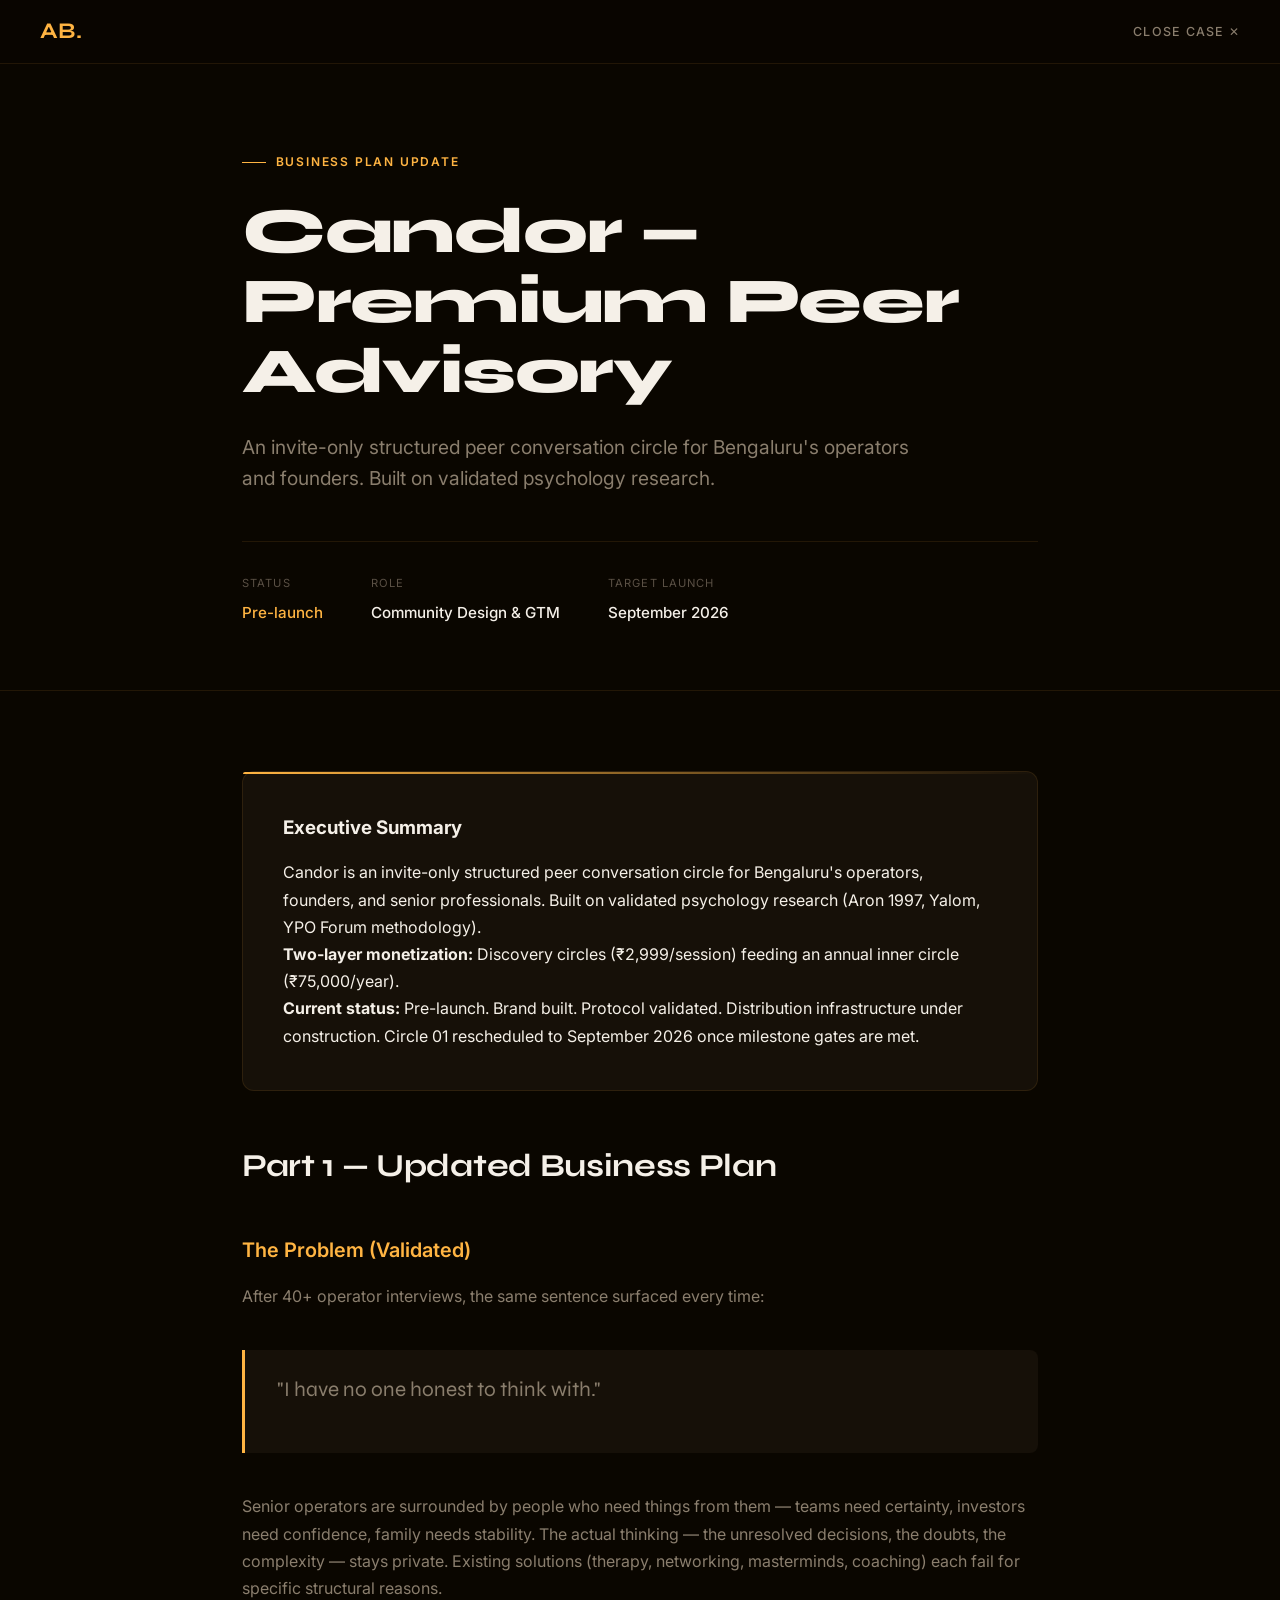
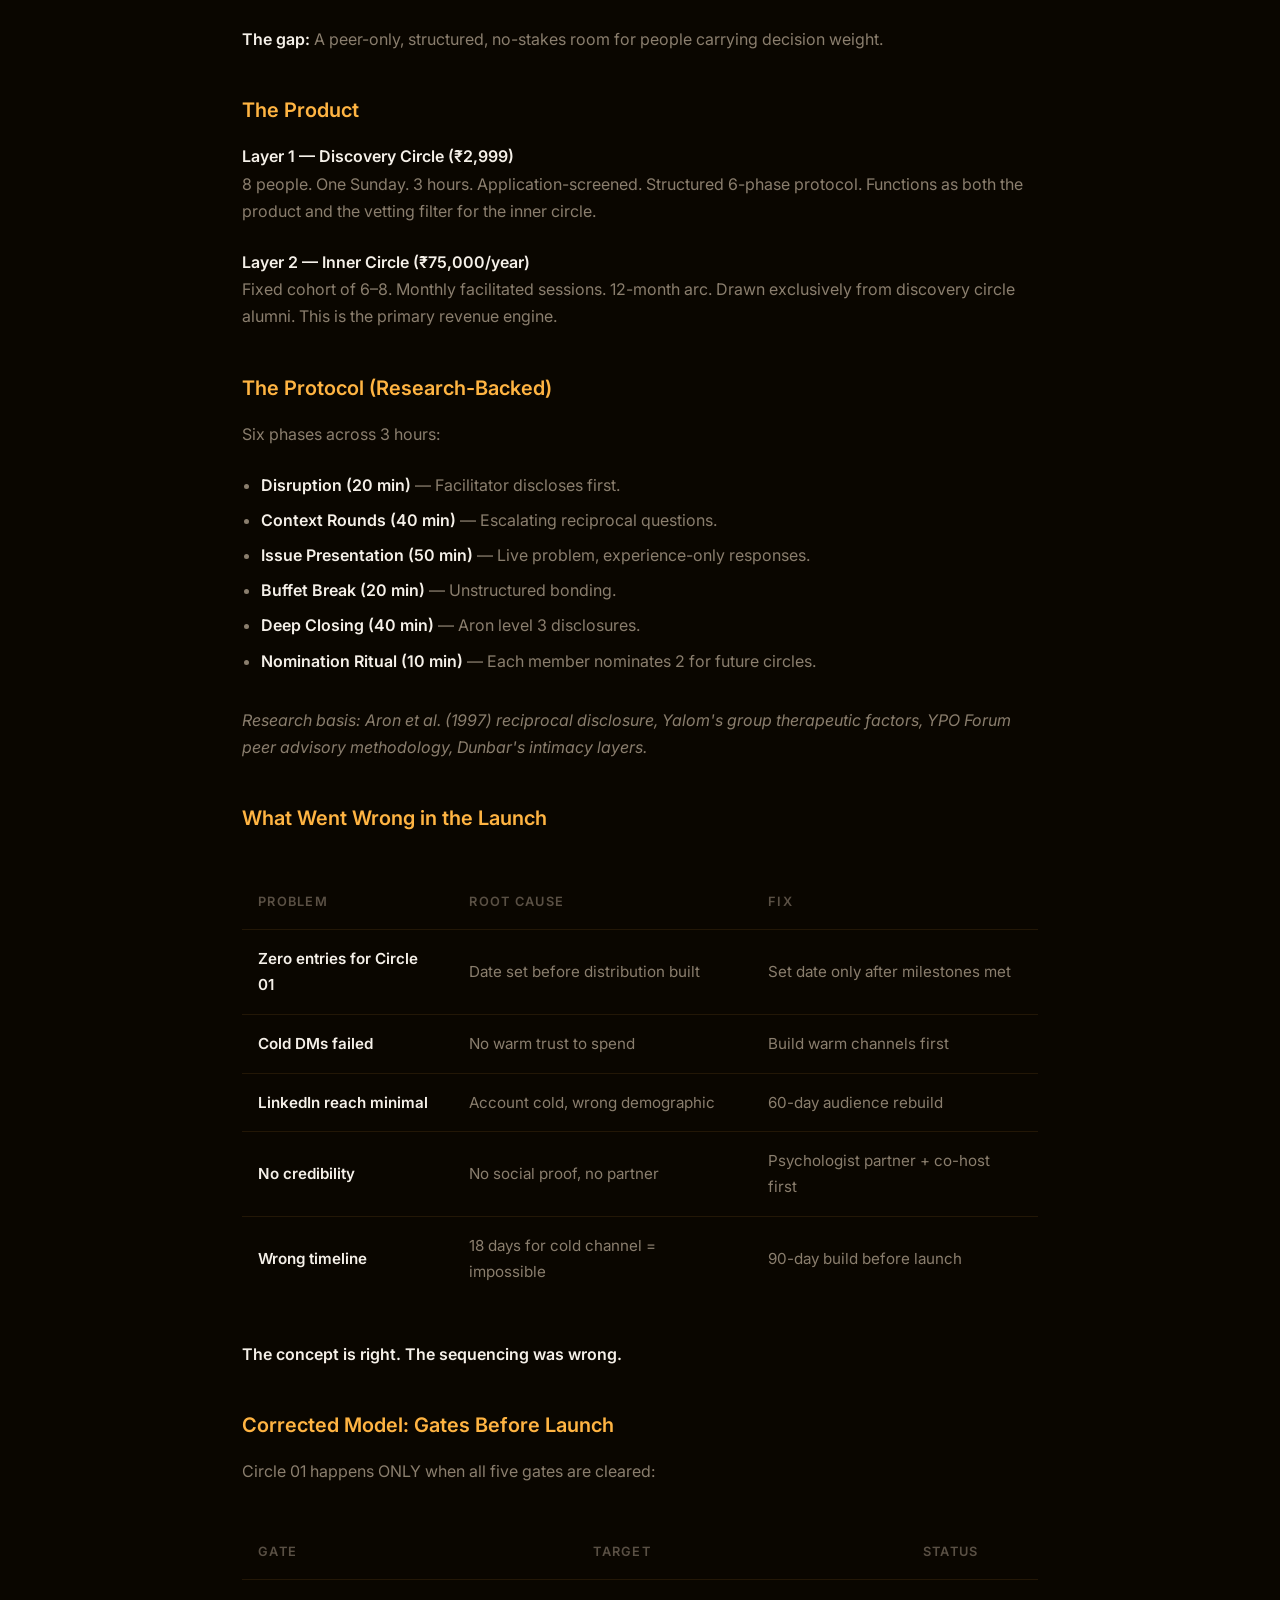
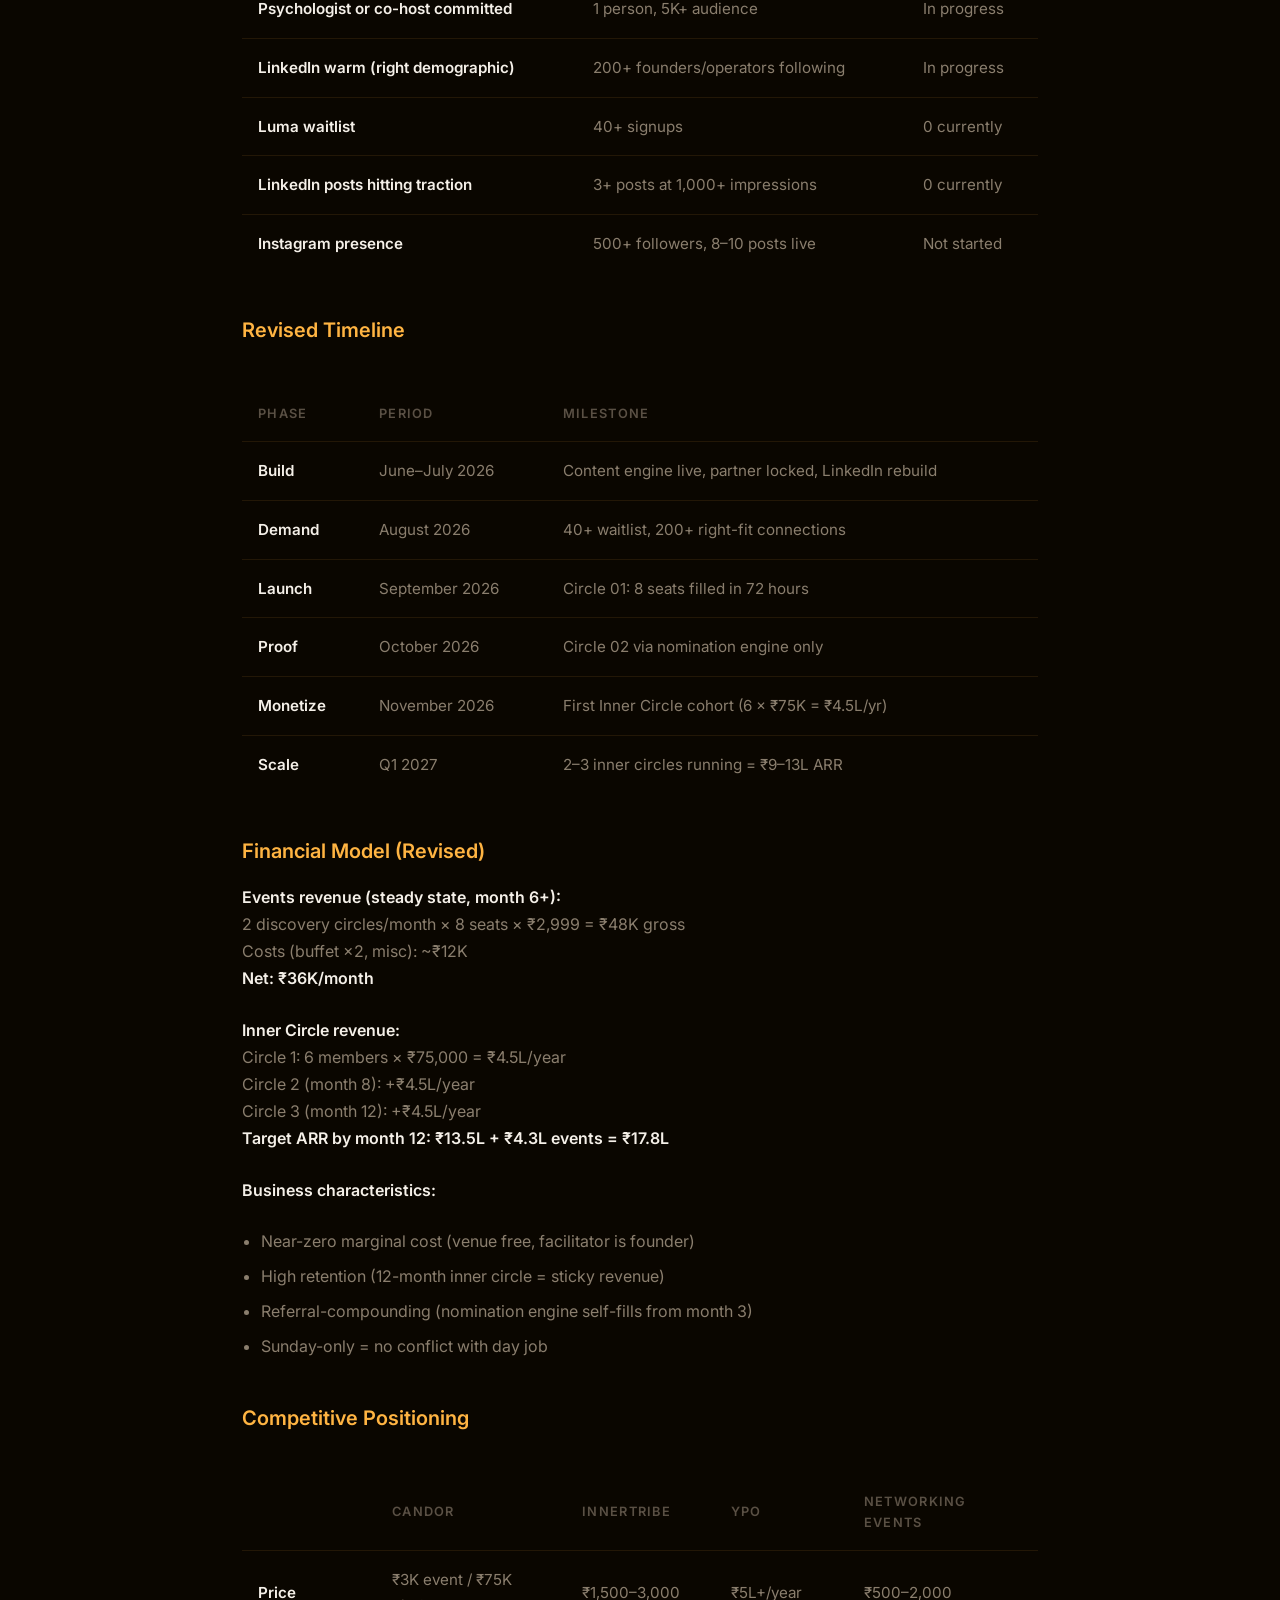
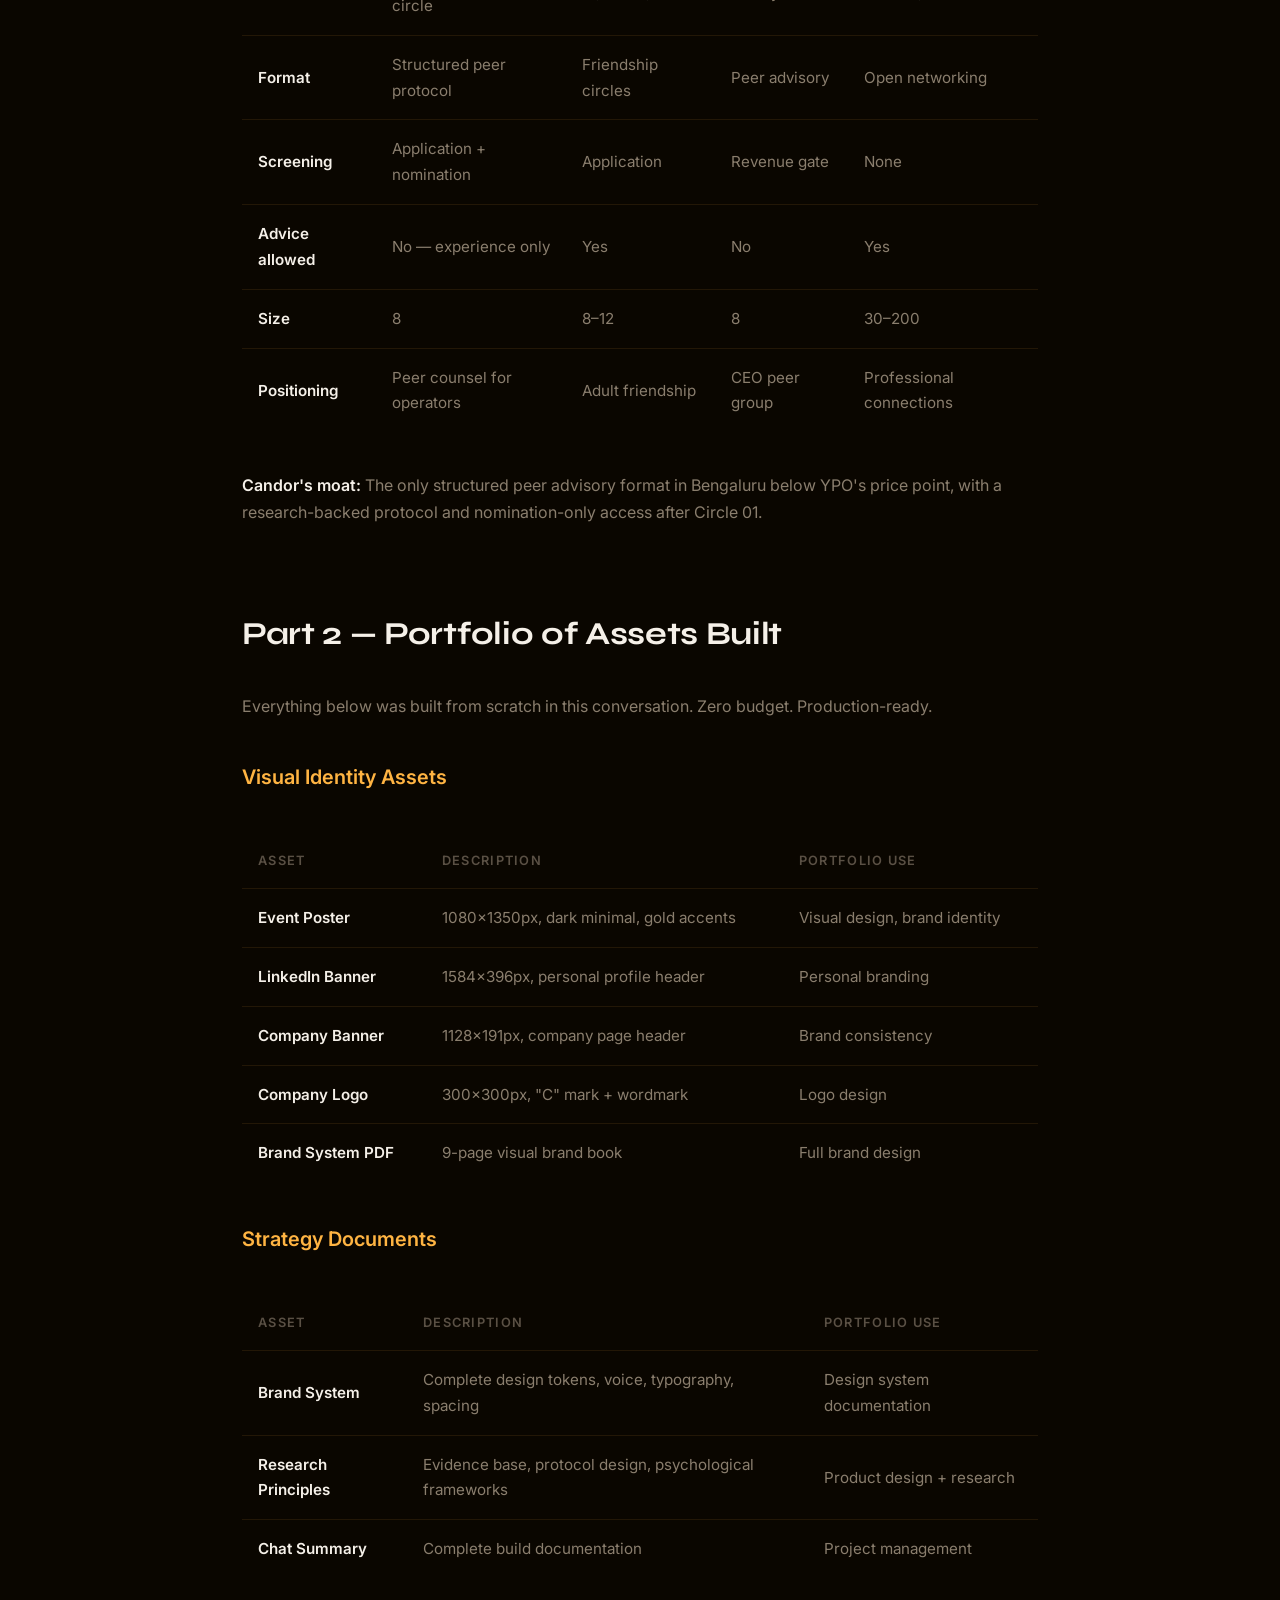
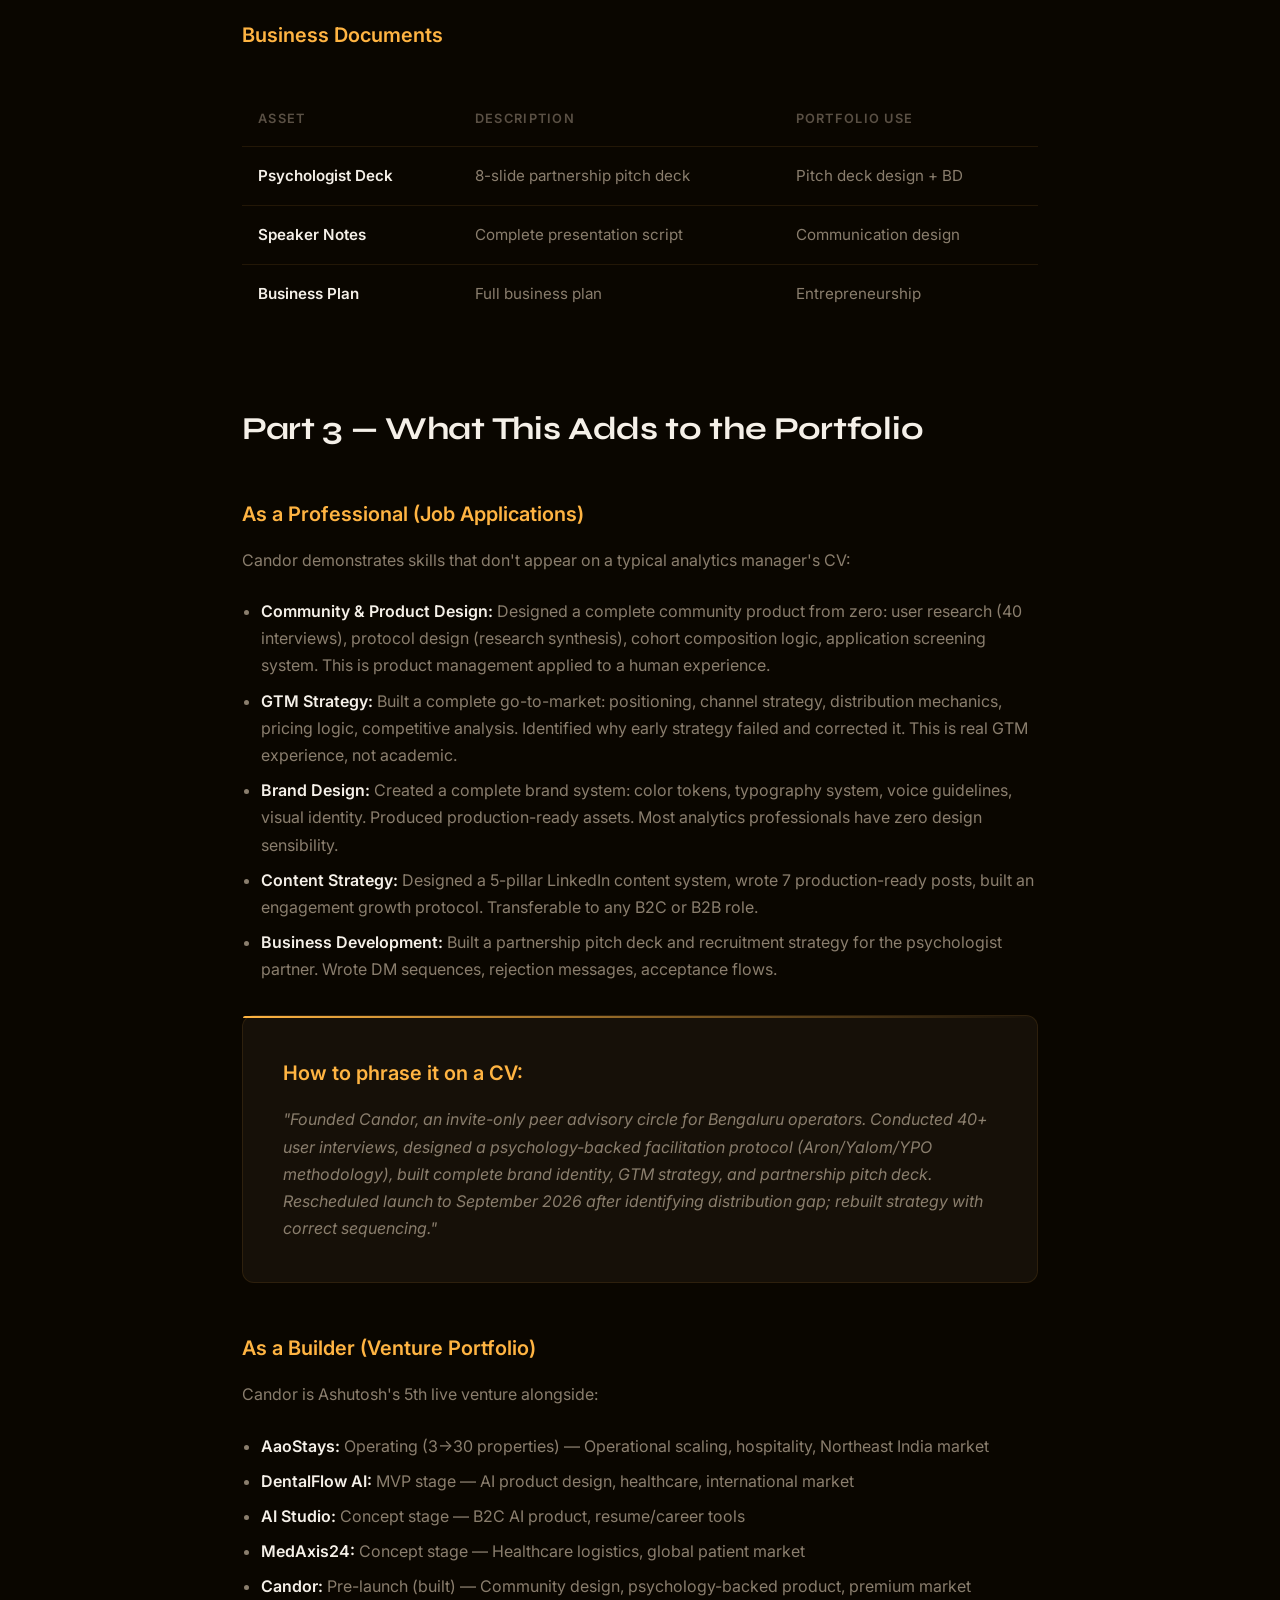
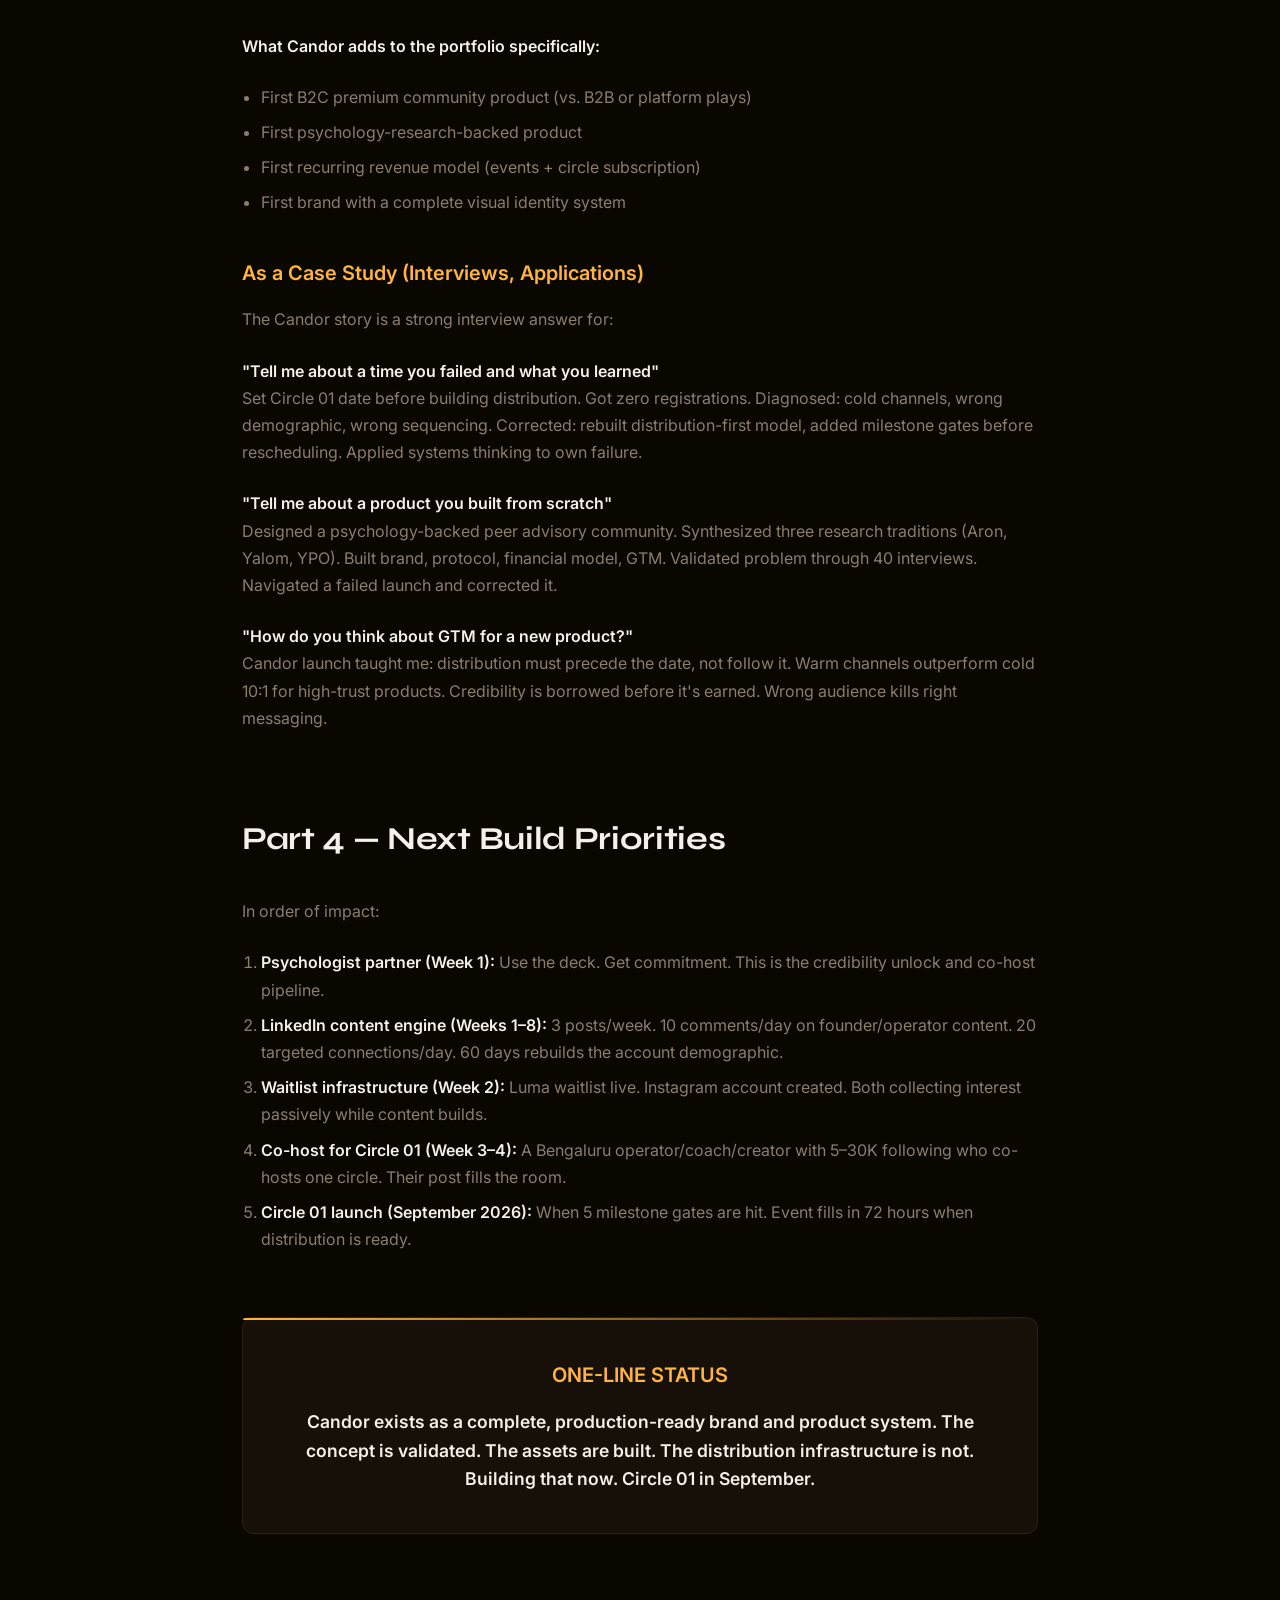
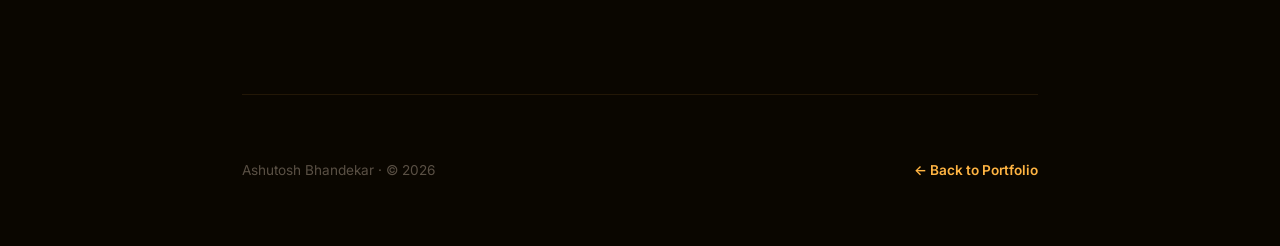
<file: candor.html>
<!DOCTYPE html>
<html lang="en">
<head>
  <meta charset="UTF-8">
  <meta name="viewport" content="width=device-width, initial-scale=1.0">
  <title>Candor — Premium Peer Advisory | Ashutosh Bhandekar</title>
  <meta name="description" content="Business plan, community design, and failure analysis for Candor — an invite-only peer advisory circle for Bengaluru operators.">
  <meta name="author" content="Ashutosh Bhandekar">
  <meta property="og:title" content="Candor — Premium Peer Advisory | Ashutosh Bhandekar">
  <meta property="og:description" content="Designed a psychology-backed, recurring-revenue peer circle for Bengaluru operators. Built complete GTM, brand, and zero-to-one business model.">
  <meta property="og:type" content="article">
  <link rel="canonical" href="https://abluvsu.github.io/candor.html">

  <link rel="preconnect" href="https://fonts.googleapis.com">
  <link rel="preconnect" href="https://fonts.gstatic.com" crossorigin>
  <link href="https://fonts.googleapis.com/css2?family=Inter:wght@300;400;500;600;700&family=Syne:wght@400;600;700;800&display=swap" rel="stylesheet">

  <style>
    /* ── TOKENS ── */
    :root {
      --bg: #0a0600;
      --bg-2: #110d04;
      --bg-card: #161008;
      --text: #f5f0e8;
      --text-2: #8a7e6d;
      --text-3: #5a5044;
      --accent: #ffb442;
      --accent-dim: rgba(255,180,66,0.12);
      --border: rgba(255,180,66,0.10);
      --border-2: rgba(255,180,66,0.22);
      --font-d: 'Syne', sans-serif;
      --font-b: 'Inter', sans-serif;
    }

    *, *::before, *::after { box-sizing: border-box; margin: 0; padding: 0; }
    html { scroll-behavior: smooth; }
    body {
      background: var(--bg);
      color: var(--text);
      font-family: var(--font-b);
      font-size: 1rem;
      line-height: 1.7;
      -webkit-font-smoothing: antialiased;
      overflow-x: hidden;
    }

    ::selection { background: var(--accent); color: var(--bg); }
    ::-webkit-scrollbar { width: 0; }

    /* ── NAV ── */
    nav {
      position: fixed; top: 0; left: 0; right: 0; z-index: 100;
      height: 64px;
      display: flex; align-items: center; justify-content: space-between;
      padding: 0 2.5rem;
      background: rgba(10,6,0,0.85);
      backdrop-filter: saturate(180%) blur(20px);
      -webkit-backdrop-filter: saturate(180%) blur(20px);
      border-bottom: 1px solid var(--border);
    }
    .nav-brand {
      font-family: var(--font-d);
      font-size: 1.4rem;
      font-weight: 700;
      color: var(--accent);
      text-decoration: none;
      letter-spacing: 0.02em;
    }
    .nav-back {
      font-size: 0.78rem;
      font-weight: 500;
      color: var(--text-2);
      text-decoration: none;
      text-transform: uppercase;
      letter-spacing: 0.1em;
      transition: color 0.3s;
    }
    .nav-back:hover { color: var(--accent); }

    /* ── CONTAINER ── */
    .container {
      max-width: 860px;
      margin: 0 auto;
      padding: 0 2rem;
    }

    /* ── HERO ── */
    .case-hero {
      padding: 9rem 0 4rem;
      border-bottom: 1px solid var(--border);
    }
    .case-label {
      display: inline-flex;
      align-items: center;
      gap: 0.6rem;
      font-family: var(--font-b);
      font-size: 0.75rem;
      font-weight: 600;
      color: var(--accent);
      text-transform: uppercase;
      letter-spacing: 0.15em;
      margin-bottom: 1.5rem;
    }
    .case-label-line {
      width: 24px; height: 1px; background: var(--accent);
    }
    .case-title {
      font-family: var(--font-d);
      font-size: clamp(2.5rem, 6vw, 4rem);
      font-weight: 800;
      line-height: 1.1;
      letter-spacing: -0.02em;
      margin-bottom: 1.5rem;
    }
    .case-subtitle {
      font-size: 1.2rem;
      color: var(--text-2);
      max-width: 680px;
      line-height: 1.6;
    }
    .case-meta {
      display: flex;
      flex-wrap: wrap;
      gap: 3rem;
      margin-top: 3rem;
      padding-top: 2rem;
      border-top: 1px solid var(--border);
    }
    .meta-group {
      display: flex;
      flex-direction: column;
      gap: 0.4rem;
    }
    .meta-label {
      font-size: 0.7rem;
      color: var(--text-3);
      text-transform: uppercase;
      letter-spacing: 0.1em;
    }
    .meta-value {
      font-size: 0.95rem;
      font-weight: 500;
      color: var(--text);
    }

    /* ── CONTENT ── */
    .case-body {
      padding: 5rem 0;
    }
    .case-section {
      margin-bottom: 5rem;
    }
    .case-section h2 {
      font-family: var(--font-d);
      font-size: 2rem;
      font-weight: 700;
      color: var(--text);
      margin-bottom: 2rem;
      letter-spacing: -0.01em;
    }
    .case-section h3 {
      font-family: var(--font-b);
      font-size: 1.25rem;
      font-weight: 600;
      color: var(--accent);
      margin-top: 2.5rem;
      margin-bottom: 1rem;
    }
    .case-section p {
      margin-bottom: 1.5rem;
      color: var(--text-2);
    }
    .case-section ul, .case-section ol {
      margin-bottom: 2rem;
      padding-left: 1.2rem;
      color: var(--text-2);
    }
    .case-section li {
      margin-bottom: 0.5rem;
    }
    .case-section strong {
      color: var(--text);
      font-weight: 600;
    }

    /* ── BLOCKQUOTE ── */
    blockquote {
      border-left: 3px solid var(--accent);
      padding: 1.5rem 2rem;
      margin: 2.5rem 0;
      background: var(--bg-card);
      border-radius: 0 8px 8px 0;
    }
    blockquote p {
      margin: 0;
      font-family: var(--font-d);
      font-size: 1.3rem;
      color: var(--text);
      line-height: 1.5;
    }

    /* ── CALLOUT BOX ── */
    .callout {
      background: var(--bg-card);
      border: 1px solid var(--border);
      padding: 2.5rem;
      border-radius: 12px;
      margin-bottom: 3rem;
      position: relative;
    }
    .callout::before {
      content: '';
      position: absolute; top: 0; left: 0; right: 0; height: 2px;
      background: linear-gradient(90deg, var(--accent), transparent);
      border-radius: 12px 12px 0 0;
    }
    .callout h3 { margin-top: 0; margin-bottom: 1rem; }
    .callout p:last-child { margin-bottom: 0; }

    /* ── TABLES ── */
    .table-container {
      width: 100%;
      overflow-x: auto;
      margin: 2.5rem 0;
    }
    table {
      width: 100%;
      border-collapse: collapse;
      text-align: left;
    }
    th, td {
      padding: 1rem;
      border-bottom: 1px solid var(--border);
    }
    th {
      font-size: 0.8rem;
      text-transform: uppercase;
      letter-spacing: 0.1em;
      color: var(--text-3);
      font-weight: 600;
    }
    td {
      font-size: 0.95rem;
      color: var(--text-2);
    }
    tr:last-child td {
      border-bottom: none;
    }

    /* ── FOOTER ── */
    .case-footer {
      padding: 4rem 0;
      border-top: 1px solid var(--border);
      display: flex;
      justify-content: space-between;
      align-items: center;
    }
    .case-footer-author {
      font-size: 0.85rem;
      color: var(--text-3);
    }
    .case-footer-back {
      font-size: 0.85rem;
      font-weight: 600;
      color: var(--accent);
      text-decoration: none;
      transition: color 0.3s;
    }
    .case-footer-back:hover {
      color: var(--text);
    }

    /* ── RESPONSIVE ── */
    @media (max-width: 768px) {
      .case-title { font-size: 2.2rem; }
      .case-hero { padding: 7rem 0 3rem; }
      .case-meta { gap: 1.5rem; flex-direction: column; }
      .callout { padding: 1.5rem; }
    }
  </style>
</head>
<body>

  <!-- Nav -->
  <nav>
    <a href="index.html" class="nav-brand">AB.</a>
    <a href="index.html" class="nav-back">Close Case ✕</a>
  </nav>

  <!-- Hero -->
  <header class="case-hero">
    <div class="container">
      <div class="case-label">
        <span class="case-label-line"></span> Business Plan Update
      </div>
      <h1 class="case-title">Candor — Premium Peer Advisory</h1>
      <p class="case-subtitle">An invite-only structured peer conversation circle for Bengaluru's operators and founders. Built on validated psychology research.</p>
      
      <div class="case-meta">
        <div class="meta-group">
          <span class="meta-label">Status</span>
          <span class="meta-value" style="color: var(--accent);">Pre-launch</span>
        </div>
        <div class="meta-group">
          <span class="meta-label">Role</span>
          <span class="meta-value">Community Design & GTM</span>
        </div>
        <div class="meta-group">
          <span class="meta-label">Target Launch</span>
          <span class="meta-value">September 2026</span>
        </div>
      </div>
    </div>
  </header>

  <!-- Body -->
  <main class="case-body">
    <div class="container">

      <!-- Exec Summary -->
      <div class="callout">
        <h3>Executive Summary</h3>
        <p>Candor is an invite-only structured peer conversation circle for Bengaluru's operators, founders, and senior professionals. Built on validated psychology research (Aron 1997, Yalom, YPO Forum methodology).</p>
        <p><strong>Two-layer monetization:</strong> Discovery circles (₹2,999/session) feeding an annual inner circle (₹75,000/year).</p>
        <p><strong>Current status:</strong> Pre-launch. Brand built. Protocol validated. Distribution infrastructure under construction. Circle 01 rescheduled to September 2026 once milestone gates are met.</p>
      </div>

      <!-- Part 1: Business Plan -->
      <section class="case-section">
        <h2>Part 1 — Updated Business Plan</h2>
        
        <h3>The Problem (Validated)</h3>
        <p>After 40+ operator interviews, the same sentence surfaced every time:</p>
        <blockquote>
          <p>"I have no one honest to think with."</p>
        </blockquote>
        <p>Senior operators are surrounded by people who need things from them — teams need certainty, investors need confidence, family needs stability. The actual thinking — the unresolved decisions, the doubts, the complexity — stays private. Existing solutions (therapy, networking, masterminds, coaching) each fail for specific structural reasons.</p>
        <p><strong>The gap:</strong> A peer-only, structured, no-stakes room for people carrying decision weight.</p>

        <h3>The Product</h3>
        <p><strong>Layer 1 — Discovery Circle (₹2,999)</strong><br>
        8 people. One Sunday. 3 hours. Application-screened. Structured 6-phase protocol. Functions as both the product and the vetting filter for the inner circle.</p>
        <p><strong>Layer 2 — Inner Circle (₹75,000/year)</strong><br>
        Fixed cohort of 6–8. Monthly facilitated sessions. 12-month arc. Drawn exclusively from discovery circle alumni. This is the primary revenue engine.</p>

        <h3>The Protocol (Research-Backed)</h3>
        <p>Six phases across 3 hours:</p>
        <ul>
          <li><strong>Disruption (20 min)</strong> — Facilitator discloses first.</li>
          <li><strong>Context Rounds (40 min)</strong> — Escalating reciprocal questions.</li>
          <li><strong>Issue Presentation (50 min)</strong> — Live problem, experience-only responses.</li>
          <li><strong>Buffet Break (20 min)</strong> — Unstructured bonding.</li>
          <li><strong>Deep Closing (40 min)</strong> — Aron level 3 disclosures.</li>
          <li><strong>Nomination Ritual (10 min)</strong> — Each member nominates 2 for future circles.</li>
        </ul>
        <p><em>Research basis: Aron et al. (1997) reciprocal disclosure, Yalom's group therapeutic factors, YPO Forum peer advisory methodology, Dunbar's intimacy layers.</em></p>

        <h3>What Went Wrong in the Launch</h3>
        <div class="table-container">
          <table>
            <thead>
              <tr>
                <th>Problem</th>
                <th>Root Cause</th>
                <th>Fix</th>
              </tr>
            </thead>
            <tbody>
              <tr>
                <td><strong>Zero entries for Circle 01</strong></td>
                <td>Date set before distribution built</td>
                <td>Set date only after milestones met</td>
              </tr>
              <tr>
                <td><strong>Cold DMs failed</strong></td>
                <td>No warm trust to spend</td>
                <td>Build warm channels first</td>
              </tr>
              <tr>
                <td><strong>LinkedIn reach minimal</strong></td>
                <td>Account cold, wrong demographic</td>
                <td>60-day audience rebuild</td>
              </tr>
              <tr>
                <td><strong>No credibility</strong></td>
                <td>No social proof, no partner</td>
                <td>Psychologist partner + co-host first</td>
              </tr>
              <tr>
                <td><strong>Wrong timeline</strong></td>
                <td>18 days for cold channel = impossible</td>
                <td>90-day build before launch</td>
              </tr>
            </tbody>
          </table>
        </div>
        <p><strong>The concept is right. The sequencing was wrong.</strong></p>

        <h3>Corrected Model: Gates Before Launch</h3>
        <p>Circle 01 happens ONLY when all five gates are cleared:</p>
        <div class="table-container">
          <table>
            <thead>
              <tr>
                <th>Gate</th>
                <th>Target</th>
                <th>Status</th>
              </tr>
            </thead>
            <tbody>
              <tr>
                <td><strong>Psychologist or co-host committed</strong></td>
                <td>1 person, 5K+ audience</td>
                <td>In progress</td>
              </tr>
              <tr>
                <td><strong>LinkedIn warm (right demographic)</strong></td>
                <td>200+ founders/operators following</td>
                <td>In progress</td>
              </tr>
              <tr>
                <td><strong>Luma waitlist</strong></td>
                <td>40+ signups</td>
                <td>0 currently</td>
              </tr>
              <tr>
                <td><strong>LinkedIn posts hitting traction</strong></td>
                <td>3+ posts at 1,000+ impressions</td>
                <td>0 currently</td>
              </tr>
              <tr>
                <td><strong>Instagram presence</strong></td>
                <td>500+ followers, 8–10 posts live</td>
                <td>Not started</td>
              </tr>
            </tbody>
          </table>
        </div>

        <h3>Revised Timeline</h3>
        <div class="table-container">
          <table>
            <thead>
              <tr>
                <th>Phase</th>
                <th>Period</th>
                <th>Milestone</th>
              </tr>
            </thead>
            <tbody>
              <tr>
                <td><strong>Build</strong></td>
                <td>June–July 2026</td>
                <td>Content engine live, partner locked, LinkedIn rebuild</td>
              </tr>
              <tr>
                <td><strong>Demand</strong></td>
                <td>August 2026</td>
                <td>40+ waitlist, 200+ right-fit connections</td>
              </tr>
              <tr>
                <td><strong>Launch</strong></td>
                <td>September 2026</td>
                <td>Circle 01: 8 seats filled in 72 hours</td>
              </tr>
              <tr>
                <td><strong>Proof</strong></td>
                <td>October 2026</td>
                <td>Circle 02 via nomination engine only</td>
              </tr>
              <tr>
                <td><strong>Monetize</strong></td>
                <td>November 2026</td>
                <td>First Inner Circle cohort (6 × ₹75K = ₹4.5L/yr)</td>
              </tr>
              <tr>
                <td><strong>Scale</strong></td>
                <td>Q1 2027</td>
                <td>2–3 inner circles running = ₹9–13L ARR</td>
              </tr>
            </tbody>
          </table>
        </div>

        <h3>Financial Model (Revised)</h3>
        <p><strong>Events revenue (steady state, month 6+):</strong><br>
        2 discovery circles/month × 8 seats × ₹2,999 = ₹48K gross<br>
        Costs (buffet ×2, misc): ~₹12K<br>
        <strong>Net: ₹36K/month</strong></p>

        <p><strong>Inner Circle revenue:</strong><br>
        Circle 1: 6 members × ₹75,000 = ₹4.5L/year<br>
        Circle 2 (month 8): +₹4.5L/year<br>
        Circle 3 (month 12): +₹4.5L/year<br>
        <strong>Target ARR by month 12: ₹13.5L + ₹4.3L events = ₹17.8L</strong></p>

        <p><strong>Business characteristics:</strong></p>
        <ul>
          <li>Near-zero marginal cost (venue free, facilitator is founder)</li>
          <li>High retention (12-month inner circle = sticky revenue)</li>
          <li>Referral-compounding (nomination engine self-fills from month 3)</li>
          <li>Sunday-only = no conflict with day job</li>
        </ul>

        <h3>Competitive Positioning</h3>
        <div class="table-container">
          <table>
            <thead>
              <tr>
                <th></th>
                <th>Candor</th>
                <th>InnerTribe</th>
                <th>YPO</th>
                <th>Networking Events</th>
              </tr>
            </thead>
            <tbody>
              <tr>
                <td><strong>Price</strong></td>
                <td>₹3K event / ₹75K circle</td>
                <td>₹1,500–3,000</td>
                <td>₹5L+/year</td>
                <td>₹500–2,000</td>
              </tr>
              <tr>
                <td><strong>Format</strong></td>
                <td>Structured peer protocol</td>
                <td>Friendship circles</td>
                <td>Peer advisory</td>
                <td>Open networking</td>
              </tr>
              <tr>
                <td><strong>Screening</strong></td>
                <td>Application + nomination</td>
                <td>Application</td>
                <td>Revenue gate</td>
                <td>None</td>
              </tr>
              <tr>
                <td><strong>Advice allowed</strong></td>
                <td>No — experience only</td>
                <td>Yes</td>
                <td>No</td>
                <td>Yes</td>
              </tr>
              <tr>
                <td><strong>Size</strong></td>
                <td>8</td>
                <td>8–12</td>
                <td>8</td>
                <td>30–200</td>
              </tr>
              <tr>
                <td><strong>Positioning</strong></td>
                <td>Peer counsel for operators</td>
                <td>Adult friendship</td>
                <td>CEO peer group</td>
                <td>Professional connections</td>
              </tr>
            </tbody>
          </table>
        </div>
        <p><strong>Candor's moat:</strong> The only structured peer advisory format in Bengaluru below YPO's price point, with a research-backed protocol and nomination-only access after Circle 01.</p>
      </section>

      <!-- Part 2: Assets -->
      <section class="case-section">
        <h2>Part 2 — Portfolio of Assets Built</h2>
        <p>Everything below was built from scratch in this conversation. Zero budget. Production-ready.</p>

        <h3>Visual Identity Assets</h3>
        <div class="table-container">
          <table>
            <thead>
              <tr>
                <th>Asset</th>
                <th>Description</th>
                <th>Portfolio Use</th>
              </tr>
            </thead>
            <tbody>
              <tr>
                <td><strong>Event Poster</strong></td>
                <td>1080×1350px, dark minimal, gold accents</td>
                <td>Visual design, brand identity</td>
              </tr>
              <tr>
                <td><strong>LinkedIn Banner</strong></td>
                <td>1584×396px, personal profile header</td>
                <td>Personal branding</td>
              </tr>
              <tr>
                <td><strong>Company Banner</strong></td>
                <td>1128×191px, company page header</td>
                <td>Brand consistency</td>
              </tr>
              <tr>
                <td><strong>Company Logo</strong></td>
                <td>300×300px, "C" mark + wordmark</td>
                <td>Logo design</td>
              </tr>
              <tr>
                <td><strong>Brand System PDF</strong></td>
                <td>9-page visual brand book</td>
                <td>Full brand design</td>
              </tr>
            </tbody>
          </table>
        </div>

        <h3>Strategy Documents</h3>
        <div class="table-container">
          <table>
            <thead>
              <tr>
                <th>Asset</th>
                <th>Description</th>
                <th>Portfolio Use</th>
              </tr>
            </thead>
            <tbody>
              <tr>
                <td><strong>Brand System</strong></td>
                <td>Complete design tokens, voice, typography, spacing</td>
                <td>Design system documentation</td>
              </tr>
              <tr>
                <td><strong>Research Principles</strong></td>
                <td>Evidence base, protocol design, psychological frameworks</td>
                <td>Product design + research</td>
              </tr>
              <tr>
                <td><strong>Chat Summary</strong></td>
                <td>Complete build documentation</td>
                <td>Project management</td>
              </tr>
            </tbody>
          </table>
        </div>

        <h3>Business Documents</h3>
        <div class="table-container">
          <table>
            <thead>
              <tr>
                <th>Asset</th>
                <th>Description</th>
                <th>Portfolio Use</th>
              </tr>
            </thead>
            <tbody>
              <tr>
                <td><strong>Psychologist Deck</strong></td>
                <td>8-slide partnership pitch deck</td>
                <td>Pitch deck design + BD</td>
              </tr>
              <tr>
                <td><strong>Speaker Notes</strong></td>
                <td>Complete presentation script</td>
                <td>Communication design</td>
              </tr>
              <tr>
                <td><strong>Business Plan</strong></td>
                <td>Full business plan</td>
                <td>Entrepreneurship</td>
              </tr>
            </tbody>
          </table>
        </div>
      </section>

      <!-- Part 3: What this adds -->
      <section class="case-section">
        <h2>Part 3 — What This Adds to the Portfolio</h2>
        
        <h3>As a Professional (Job Applications)</h3>
        <p>Candor demonstrates skills that don't appear on a typical analytics manager's CV:</p>
        <ul>
          <li><strong>Community & Product Design:</strong> Designed a complete community product from zero: user research (40 interviews), protocol design (research synthesis), cohort composition logic, application screening system. This is product management applied to a human experience.</li>
          <li><strong>GTM Strategy:</strong> Built a complete go-to-market: positioning, channel strategy, distribution mechanics, pricing logic, competitive analysis. Identified why early strategy failed and corrected it. This is real GTM experience, not academic.</li>
          <li><strong>Brand Design:</strong> Created a complete brand system: color tokens, typography system, voice guidelines, visual identity. Produced production-ready assets. Most analytics professionals have zero design sensibility.</li>
          <li><strong>Content Strategy:</strong> Designed a 5-pillar LinkedIn content system, wrote 7 production-ready posts, built an engagement growth protocol. Transferable to any B2C or B2B role.</li>
          <li><strong>Business Development:</strong> Built a partnership pitch deck and recruitment strategy for the psychologist partner. Wrote DM sequences, rejection messages, acceptance flows.</li>
        </ul>

        <div class="callout">
          <h3>How to phrase it on a CV:</h3>
          <p><em>"Founded Candor, an invite-only peer advisory circle for Bengaluru operators. Conducted 40+ user interviews, designed a psychology-backed facilitation protocol (Aron/Yalom/YPO methodology), built complete brand identity, GTM strategy, and partnership pitch deck. Rescheduled launch to September 2026 after identifying distribution gap; rebuilt strategy with correct sequencing."</em></p>
        </div>

        <h3>As a Builder (Venture Portfolio)</h3>
        <p>Candor is Ashutosh's 5th live venture alongside:</p>
        <ul>
          <li><strong>AaoStays:</strong> Operating (3→30 properties) — Operational scaling, hospitality, Northeast India market</li>
          <li><strong>DentalFlow AI:</strong> MVP stage — AI product design, healthcare, international market</li>
          <li><strong>AI Studio:</strong> Concept stage — B2C AI product, resume/career tools</li>
          <li><strong>MedAxis24:</strong> Concept stage — Healthcare logistics, global patient market</li>
          <li><strong>Candor:</strong> Pre-launch (built) — Community design, psychology-backed product, premium market</li>
        </ul>

        <p><strong>What Candor adds to the portfolio specifically:</strong></p>
        <ul>
          <li>First B2C premium community product (vs. B2B or platform plays)</li>
          <li>First psychology-research-backed product</li>
          <li>First recurring revenue model (events + circle subscription)</li>
          <li>First brand with a complete visual identity system</li>
        </ul>

        <h3>As a Case Study (Interviews, Applications)</h3>
        <p>The Candor story is a strong interview answer for:</p>
        <p><strong>"Tell me about a time you failed and what you learned"</strong><br>
        Set Circle 01 date before building distribution. Got zero registrations. Diagnosed: cold channels, wrong demographic, wrong sequencing. Corrected: rebuilt distribution-first model, added milestone gates before rescheduling. Applied systems thinking to own failure.</p>
        <p><strong>"Tell me about a product you built from scratch"</strong><br>
        Designed a psychology-backed peer advisory community. Synthesized three research traditions (Aron, Yalom, YPO). Built brand, protocol, financial model, GTM. Validated problem through 40 interviews. Navigated a failed launch and corrected it.</p>
        <p><strong>"How do you think about GTM for a new product?"</strong><br>
        Candor launch taught me: distribution must precede the date, not follow it. Warm channels outperform cold 10:1 for high-trust products. Credibility is borrowed before it's earned. Wrong audience kills right messaging.</p>
      </section>

      <!-- Part 4: Next Priorities -->
      <section class="case-section">
        <h2>Part 4 — Next Build Priorities</h2>
        <p>In order of impact:</p>
        <ol>
          <li><strong>Psychologist partner (Week 1):</strong> Use the deck. Get commitment. This is the credibility unlock and co-host pipeline.</li>
          <li><strong>LinkedIn content engine (Weeks 1–8):</strong> 3 posts/week. 10 comments/day on founder/operator content. 20 targeted connections/day. 60 days rebuilds the account demographic.</li>
          <li><strong>Waitlist infrastructure (Week 2):</strong> Luma waitlist live. Instagram account created. Both collecting interest passively while content builds.</li>
          <li><strong>Co-host for Circle 01 (Week 3–4):</strong> A Bengaluru operator/coach/creator with 5–30K following who co-hosts one circle. Their post fills the room.</li>
          <li><strong>Circle 01 launch (September 2026):</strong> When 5 milestone gates are hit. Event fills in 72 hours when distribution is ready.</li>
        </ol>

        <div class="callout" style="margin-top: 4rem; text-align: center;">
          <h3 style="color: var(--accent);">ONE-LINE STATUS</h3>
          <p style="font-size: 1.1rem; line-height: 1.6; color: var(--text);"><strong>Candor exists as a complete, production-ready brand and product system. The concept is validated. The assets are built. The distribution infrastructure is not. Building that now. Circle 01 in September.</strong></p>
        </div>
      </section>

    </div>
  </main>

  <!-- Footer -->
  <div class="container">
    <div class="case-footer">
      <span class="case-footer-author">Ashutosh Bhandekar · © 2026</span>
      <a href="index.html" class="case-footer-back">← Back to Portfolio</a>
    </div>
  </div>

</body>
</html>
</file>
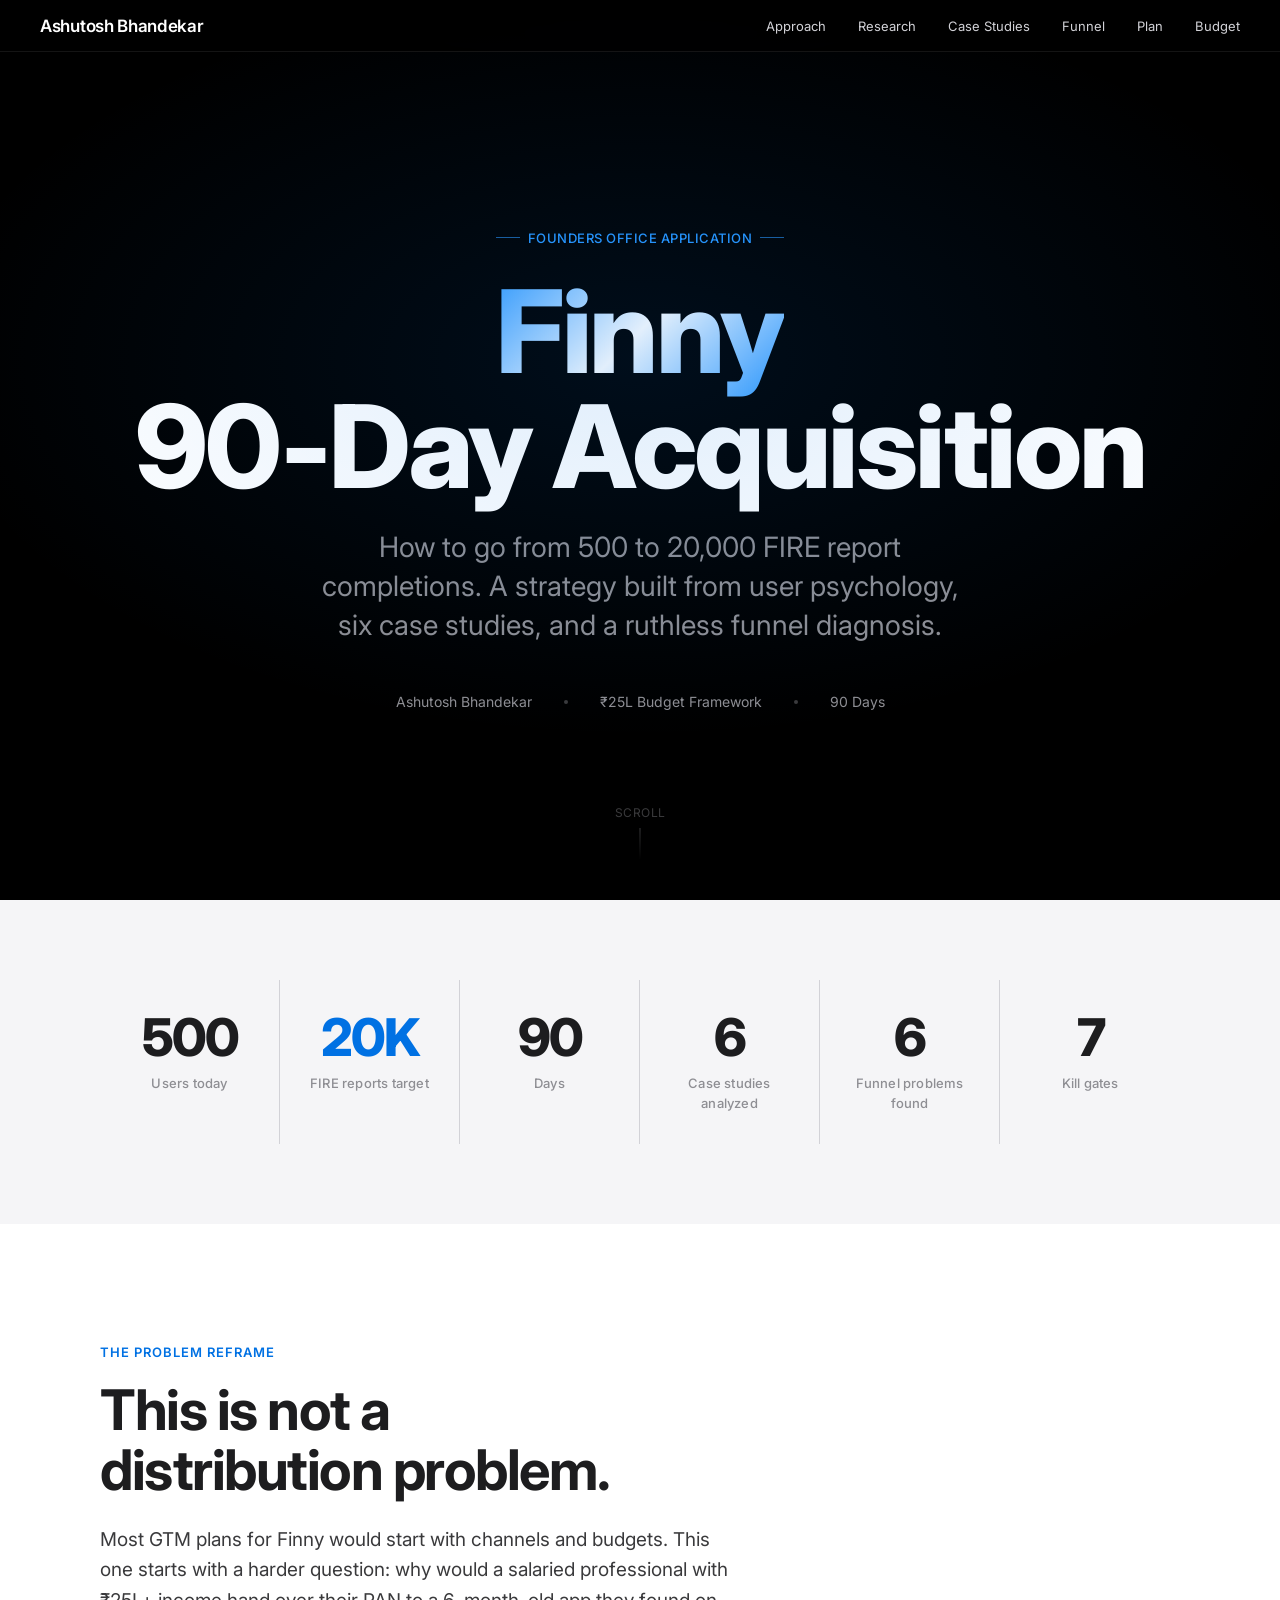
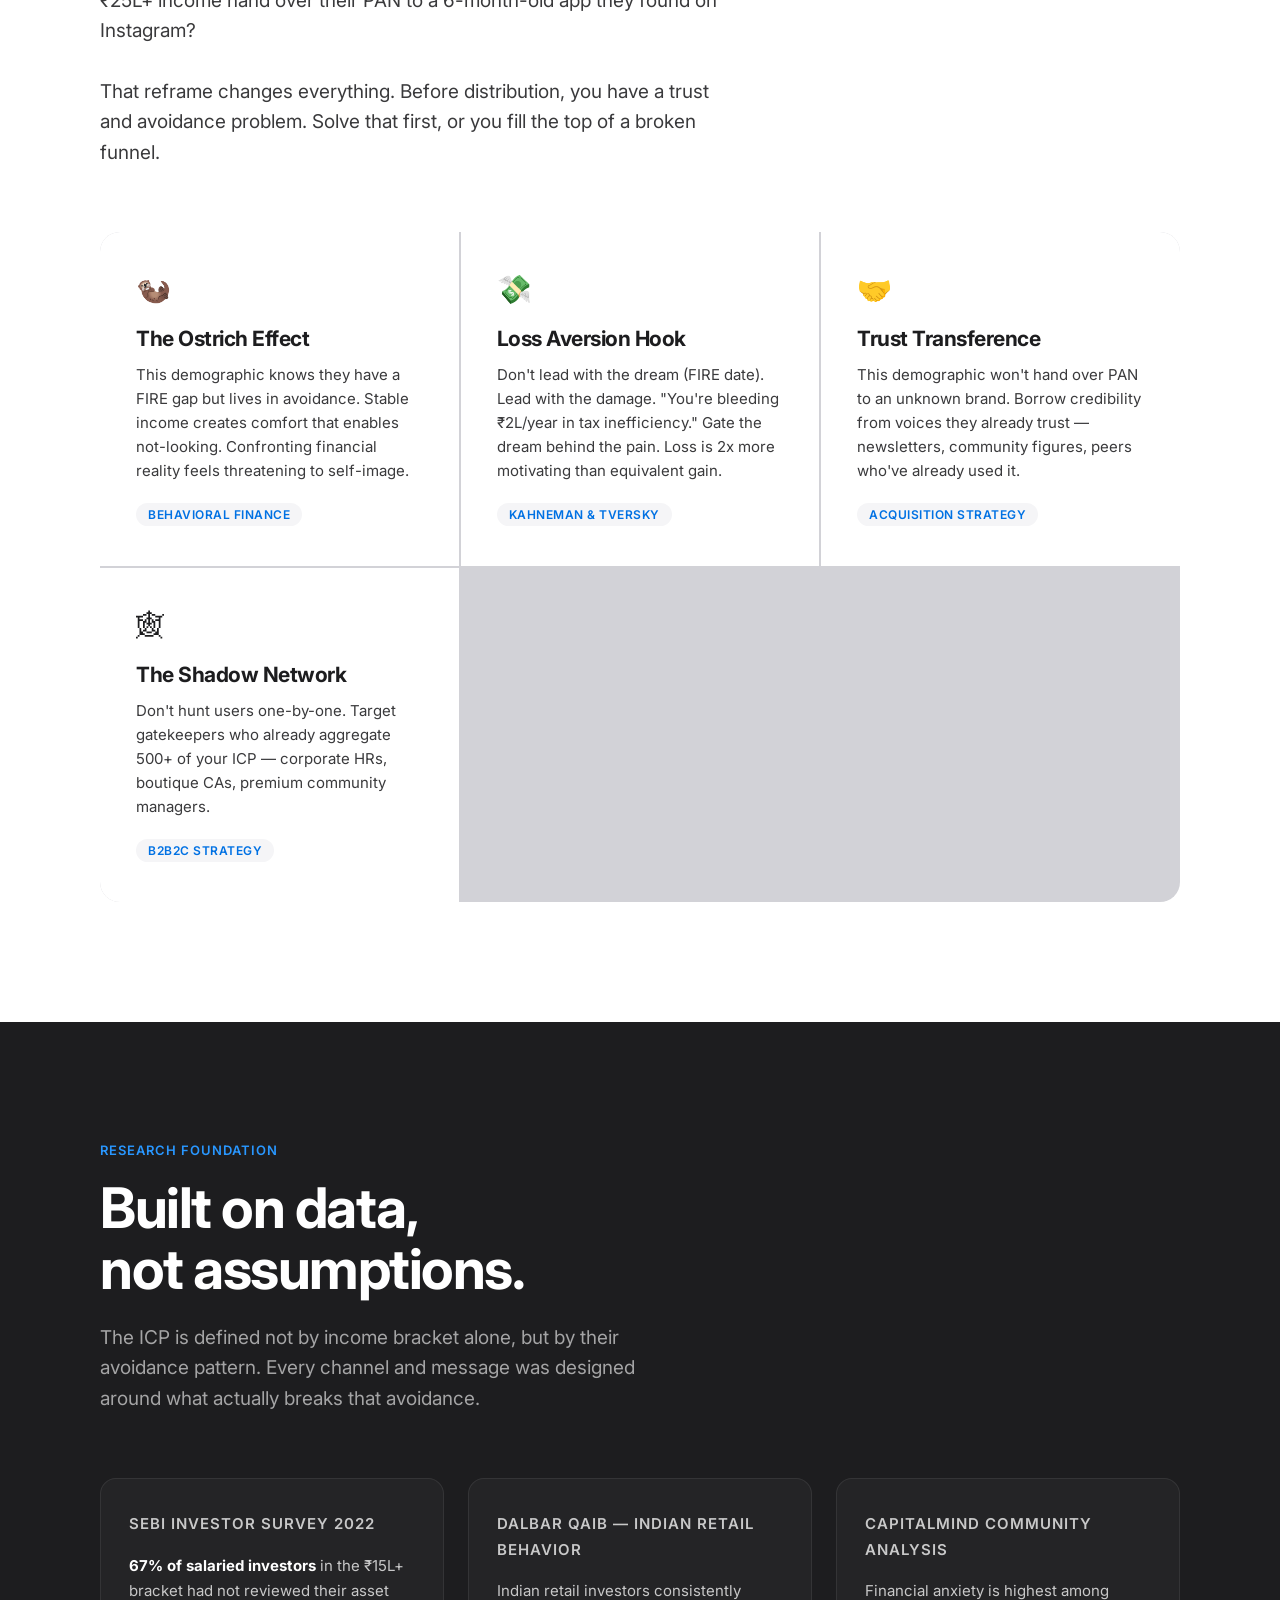
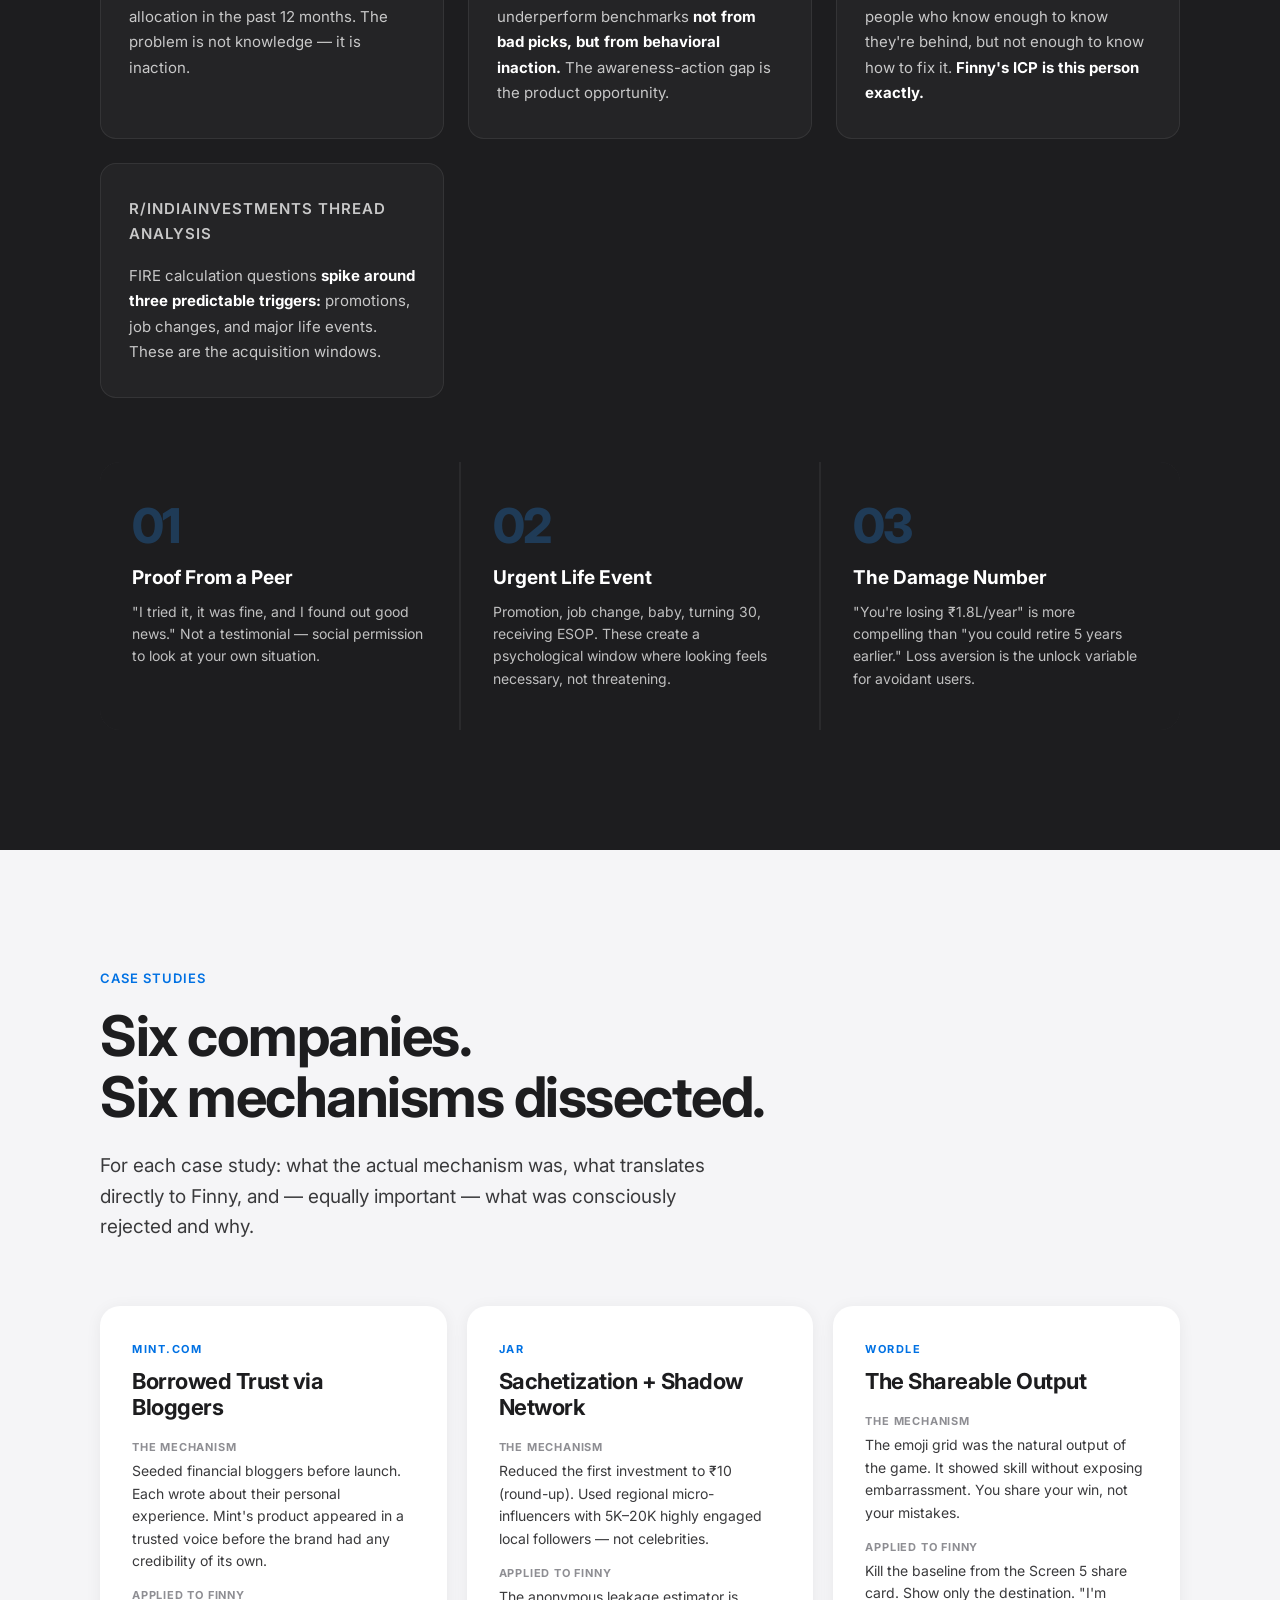
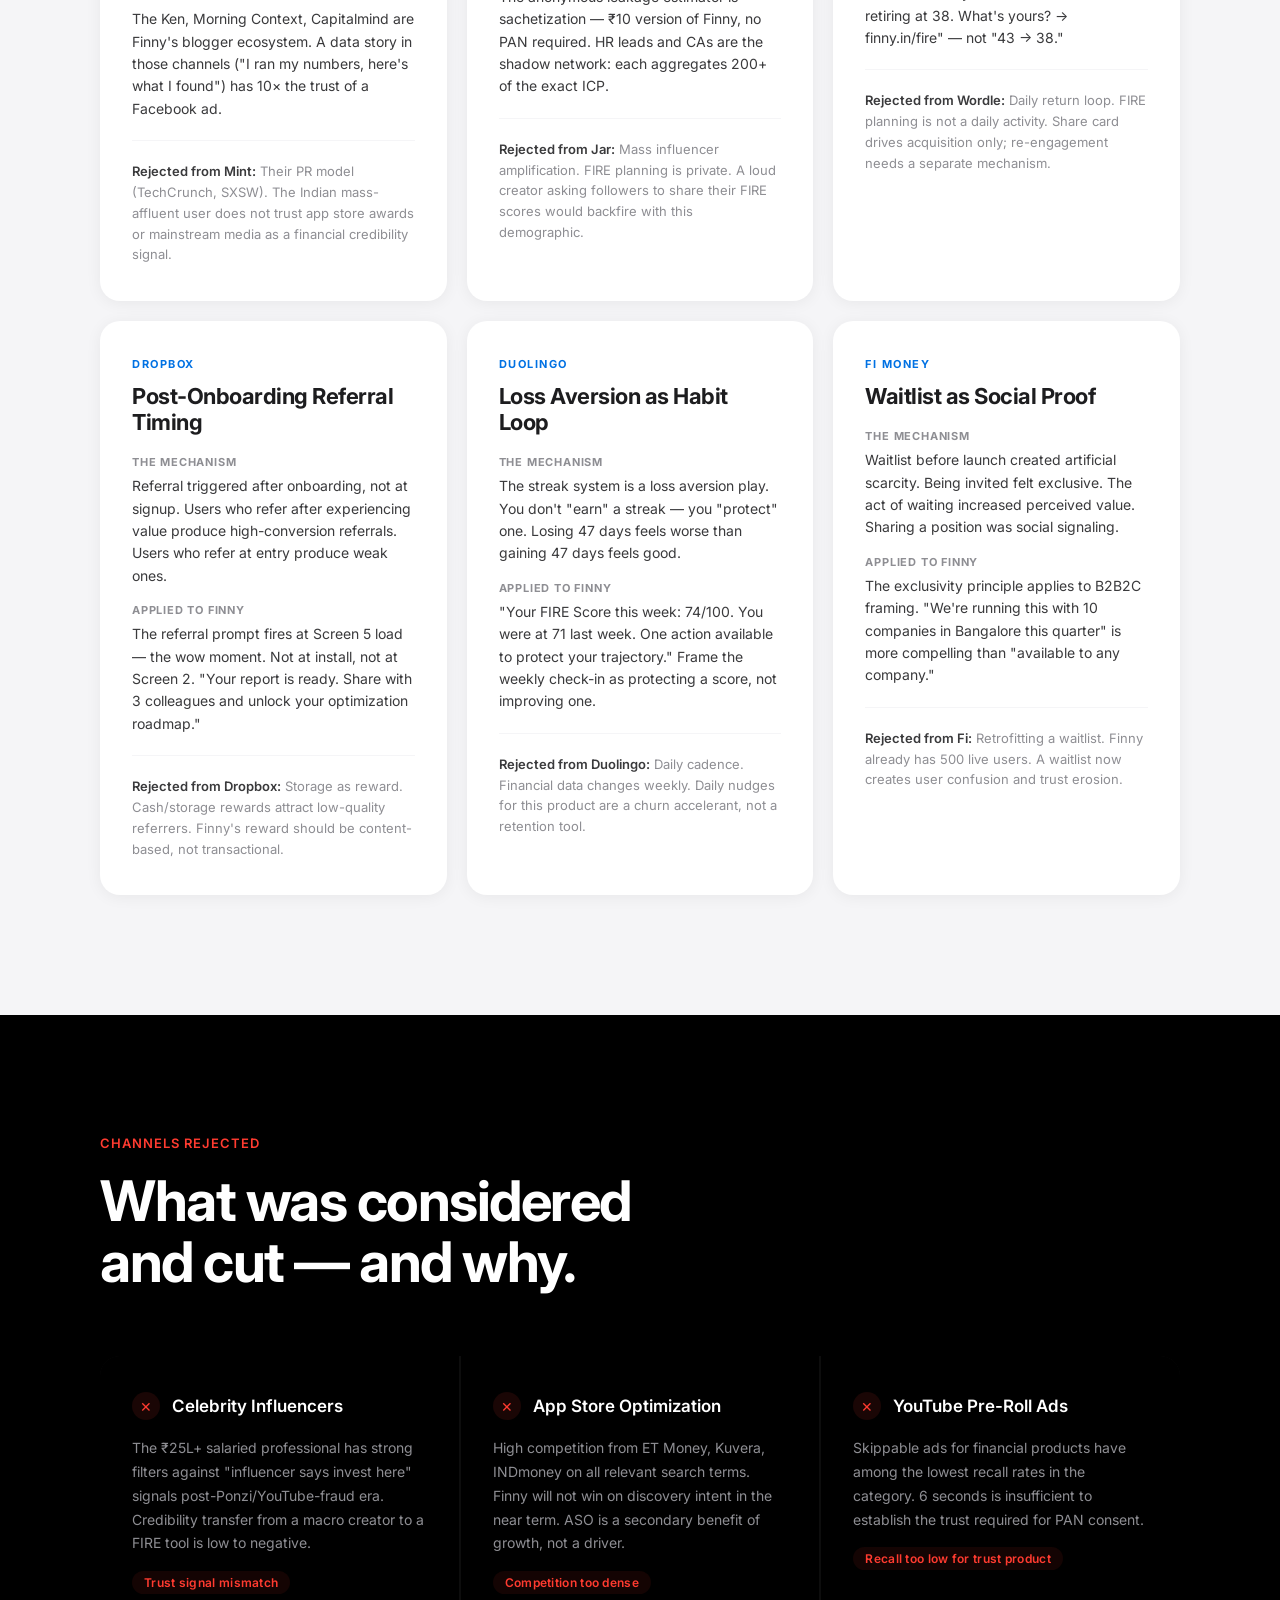
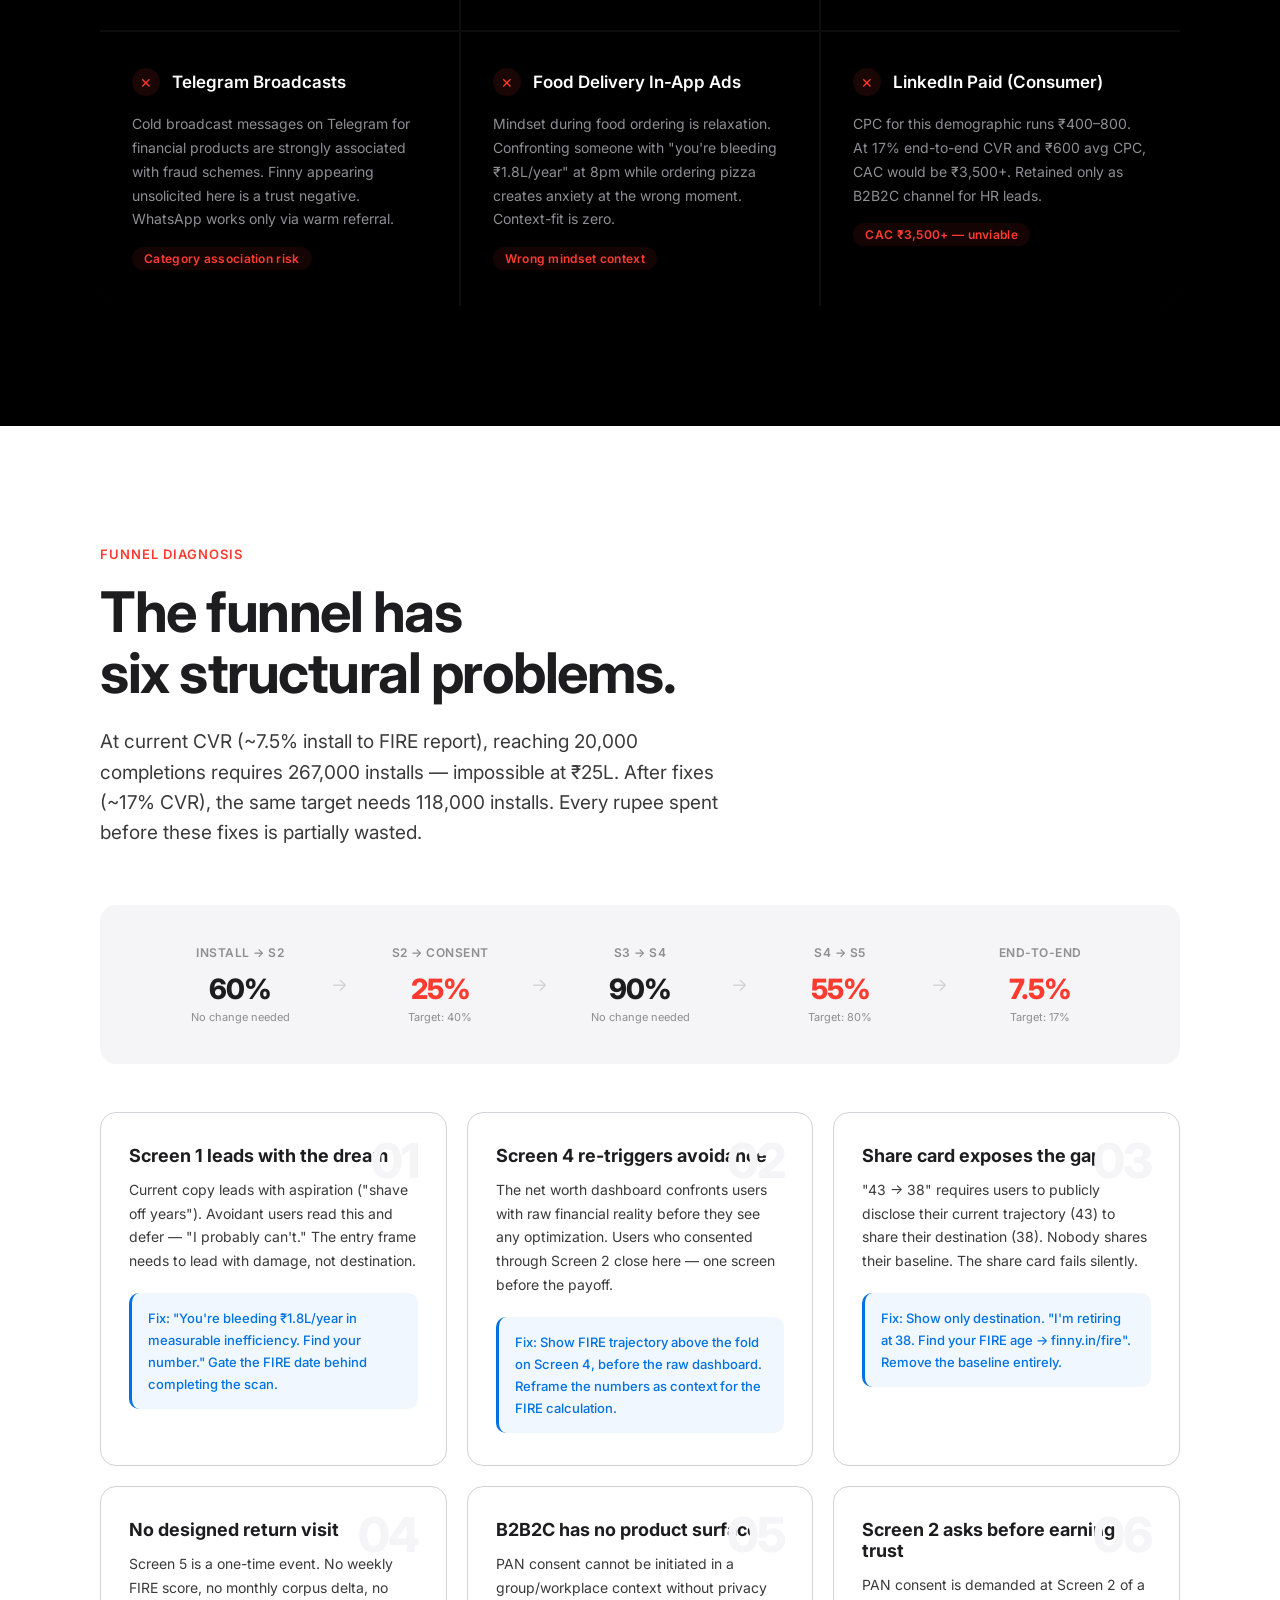
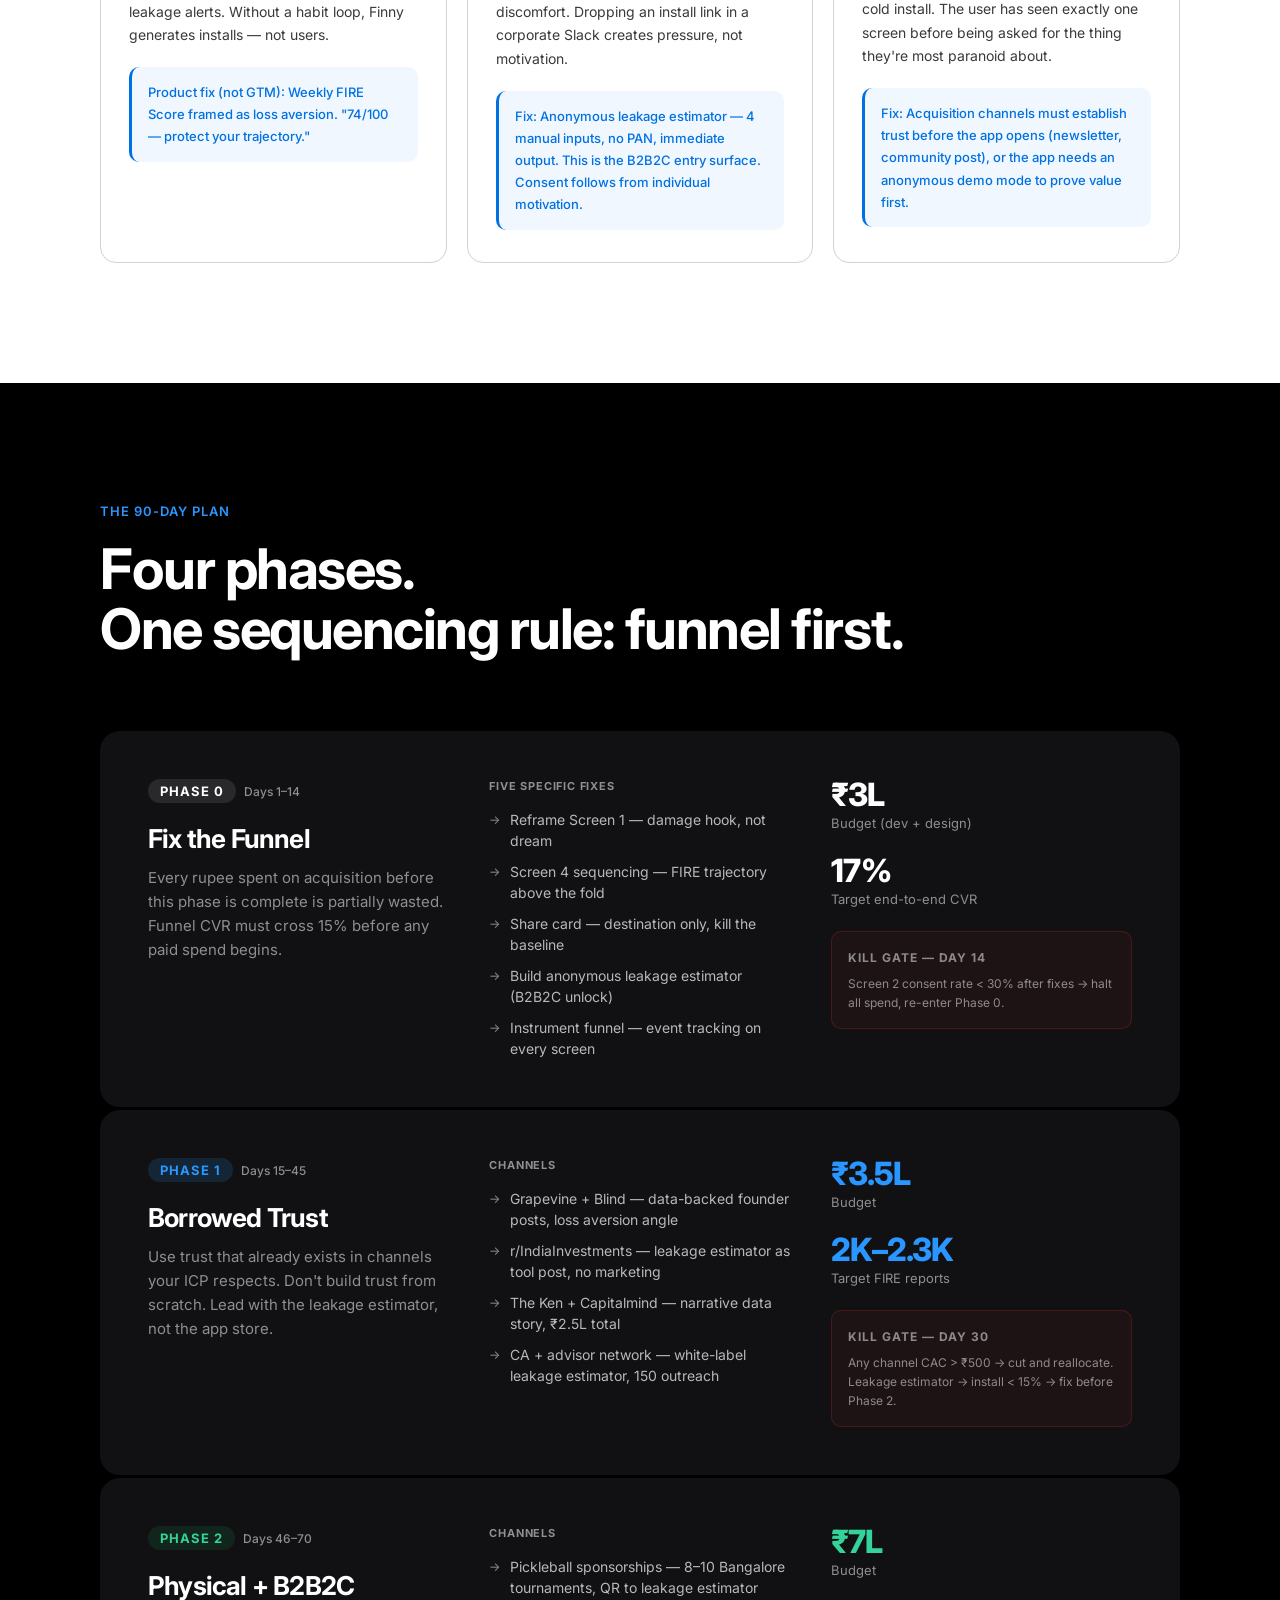
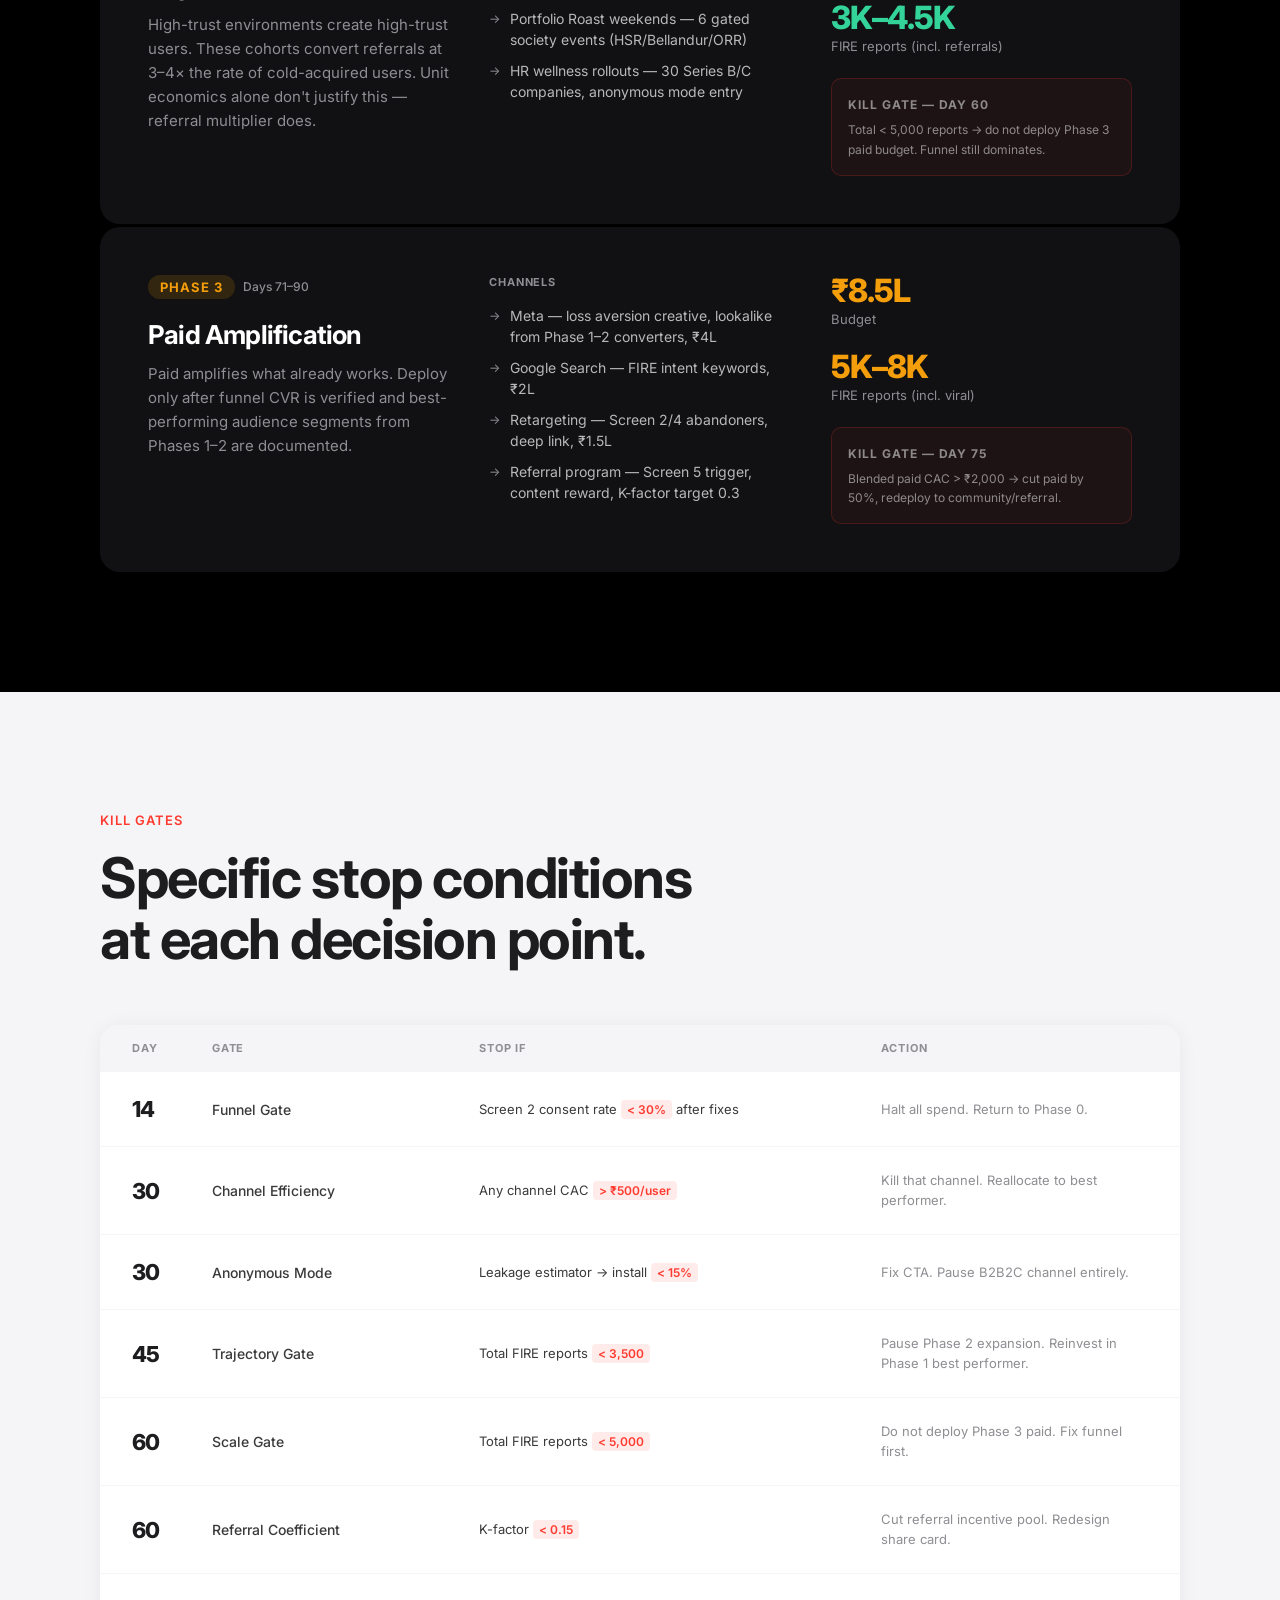
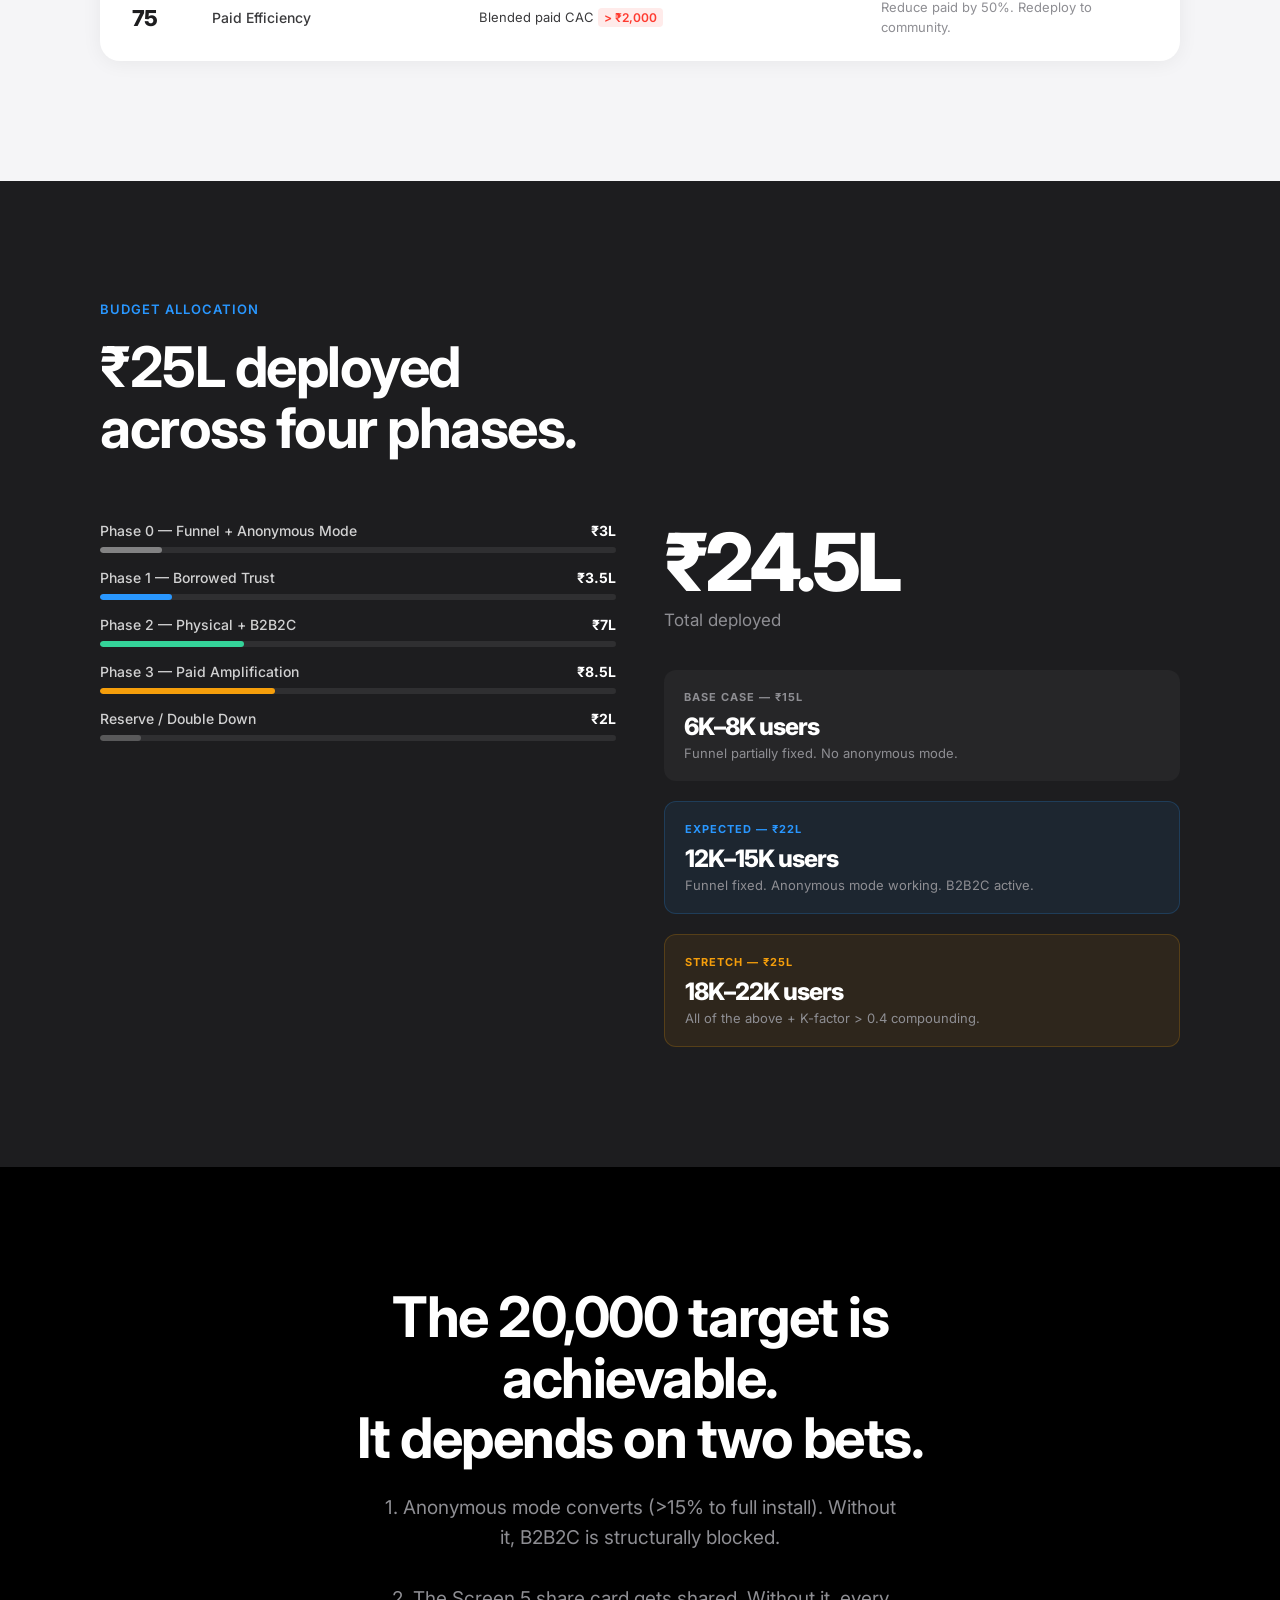
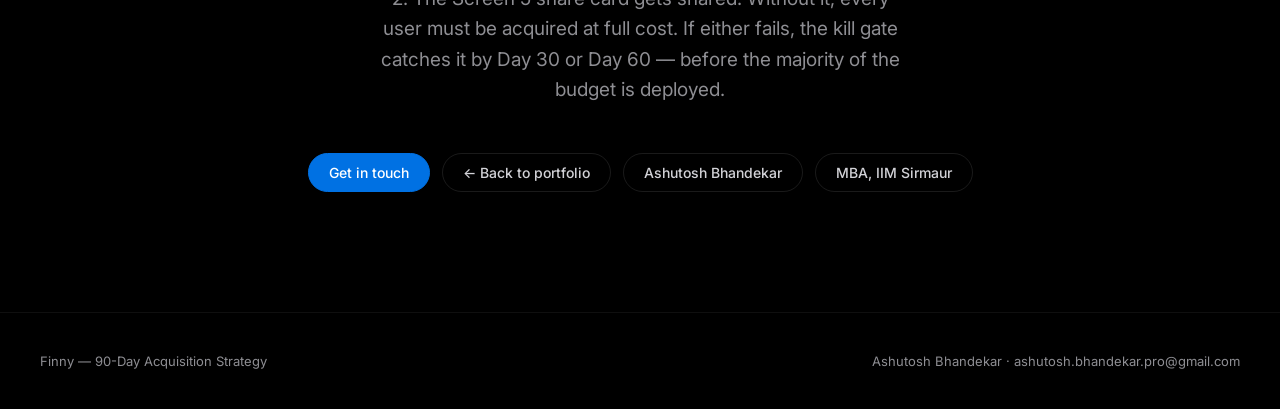
<file: finny.html>
<!DOCTYPE html>
<html lang="en">
<head>
  <meta charset="UTF-8">
  <meta name="viewport" content="width=device-width, initial-scale=1.0">
  <title>Finny — 90-Day Acquisition Strategy | Ashutosh Bhandekar</title>
  <meta name="description" content="A 90-day user acquisition strategy for Finny — from 500 to 20,000 FIRE report completions. Built on user psychology research, six case studies, and a full funnel diagnosis.">
  <meta name="author" content="Ashutosh Bhandekar">
  <meta property="og:title" content="Finny — 90-Day Acquisition Strategy | Ashutosh Bhandekar">
  <meta property="og:description" content="From 500 to 20,000 FIRE report completions in 90 days. Research-backed GTM strategy with phased execution and kill gates.">
  <meta property="og:type" content="article">
  <meta name="twitter:card" content="summary_large_image">
  <meta name="twitter:title" content="Finny — 90-Day Acquisition Strategy | Ashutosh Bhandekar">
  <meta name="twitter:description" content="From 500 to 20,000 FIRE report completions in 90 days. Research-backed GTM strategy with phased execution and kill gates.">
  <meta property="og:url" content="https://abluvsu.github.io/finny/">
  <link rel="canonical" href="https://abluvsu.github.io/finny/">
  <link rel="preconnect" href="https://fonts.googleapis.com">
  <link rel="preconnect" href="https://fonts.gstatic.com" crossorigin>
  <link href="https://fonts.googleapis.com/css2?family=Inter:ital,opsz,wght@0,14..32,300;0,14..32,400;0,14..32,500;0,14..32,600;0,14..32,700;0,14..32,800;0,14..32,900;1,14..32,400&display=swap" rel="stylesheet" media="print" onload="this.media='all'">
  <noscript><link href="https://fonts.googleapis.com/css2?family=Inter:ital,opsz,wght@0,14..32,300;0,14..32,400;0,14..32,500;0,14..32,600;0,14..32,700;0,14..32,800;0,14..32,900;1,14..32,400&display=swap" rel="stylesheet"></noscript>
  <style>
    *, *::before, *::after { box-sizing: border-box; margin: 0; padding: 0; }

    :root {
      --black: #000000;
      --dark: #1d1d1f;
      --mid: #3a3a3c;
      --gray: #8e8e93;
      --light-gray: #d2d2d7;
      --off-white: #f5f5f7;
      --white: #ffffff;
      --blue: #0071e3;
      --blue-light: #2997ff;
      --green: #1d9d5b;
      --amber: #f59e0b;
      --red: #ff3b30;
    }

    html { scroll-behavior: smooth; }

    body {
      font-family: -apple-system, 'SF Pro Display', 'Inter', sans-serif;
      background: var(--black);
      color: var(--white);
      -webkit-font-smoothing: antialiased;
      overflow-x: hidden;
    }

    /* ── NAV ── */
    nav {
      position: fixed; top: 0; left: 0; right: 0; z-index: 100;
      padding: 0 40px;
      height: 52px;
      display: flex; align-items: center; justify-content: space-between;
      background: rgba(0,0,0,0.72);
      backdrop-filter: saturate(180%) blur(20px);
      -webkit-backdrop-filter: saturate(180%) blur(20px);
      border-bottom: 1px solid rgba(255,255,255,0.08);
    }
    .nav-brand { font-size: 17px; font-weight: 600; color: var(--white); letter-spacing: -0.3px; }
    .nav-links { display: flex; gap: 32px; }
    .nav-links a { font-size: 13px; color: var(--light-gray); text-decoration: none; transition: color 0.2s; }
    .nav-links a:hover { color: var(--white); }

    /* ── HERO ── */
    .hero {
      min-height: 100vh;
      display: flex; flex-direction: column; align-items: center; justify-content: center;
      text-align: center;
      padding: 120px 40px 80px;
      position: relative;
      overflow: hidden;
      background: var(--black);
    }
    .hero::before {
      content: '';
      position: absolute; inset: 0;
      background: radial-gradient(ellipse 80% 60% at 50% 40%, rgba(0,113,227,0.12) 0%, transparent 70%);
      pointer-events: none;
    }
    .hero-label {
      display: inline-flex; align-items: center; gap: 8px;
      font-size: 13px; font-weight: 500; color: var(--blue-light);
      letter-spacing: 0.5px; text-transform: uppercase;
      margin-bottom: 28px;
    }
    .hero-label::before, .hero-label::after {
      content: '';
      display: block; width: 24px; height: 1px;
      background: var(--blue-light); opacity: 0.6;
    }
    .hero h1 {
      font-size: clamp(56px, 9vw, 120px);
      font-weight: 800;
      letter-spacing: -2.5px;
      line-height: 1;
      color: var(--white);
      margin-bottom: 24px;
    }
    .hero h1 span {
      color: var(--white);
      background: linear-gradient(135deg, #2997ff 0%, #ffffff 50%, #2997ff 100%);
      -webkit-background-clip: text;
      -webkit-text-fill-color: transparent;
      background-clip: text;
    }
    .hero-sub {
      font-size: clamp(19px, 2.5vw, 28px);
      font-weight: 400;
      color: var(--gray);
      max-width: 640px;
      line-height: 1.4;
      margin-bottom: 48px;
    }
    .hero-meta {
      display: flex; gap: 32px; align-items: center; justify-content: center; flex-wrap: wrap;
      font-size: 14px; color: var(--gray);
    }
    .hero-meta span { display: flex; align-items: center; gap: 6px; }
    .hero-meta .dot { width: 4px; height: 4px; border-radius: 50%; background: var(--mid); }
    .scroll-hint {
      position: absolute; bottom: 40px; left: 50%; transform: translateX(-50%);
      display: flex; flex-direction: column; align-items: center; gap: 8px;
      font-size: 12px; color: var(--mid); letter-spacing: 0.5px; text-transform: uppercase;
    }
    .scroll-hint::after {
      content: '';
      display: block; width: 1px; height: 32px;
      background: linear-gradient(to bottom, var(--mid), transparent);
      animation: scrollPulse 2s ease-in-out infinite;
    }
    @keyframes scrollPulse { 0%,100%{opacity:0.3} 50%{opacity:1} }

    /* ── SECTION PRIMITIVES ── */
    section { padding: 120px 40px; }
    .section-inner { max-width: 1080px; margin: 0 auto; }
    .section-label {
      font-size: 13px; font-weight: 600; letter-spacing: 1px;
      text-transform: uppercase; color: var(--blue-light);
      margin-bottom: 20px;
    }
    .section-headline {
      font-size: clamp(32px, 5vw, 56px);
      font-weight: 700; letter-spacing: -1.5px; line-height: 1.08;
      margin-bottom: 24px;
    }
    .section-body {
      font-size: 19px; line-height: 1.6; color: var(--gray);
      max-width: 640px;
    }

    /* ── NUMBERS BAR ── */
    .numbers-bar {
      background: var(--off-white);
      padding: 80px 40px;
    }
    .numbers-grid {
      max-width: 1080px; margin: 0 auto;
      display: grid; grid-template-columns: repeat(auto-fit, minmax(160px, 1fr));
      gap: 0;
    }
    .number-item {
      padding: 32px 24px;
      border-right: 1px solid var(--light-gray);
      text-align: center;
    }
    .number-item:last-child { border-right: none; }
    .number-val {
      display: block;
      font-size: clamp(36px, 5vw, 52px);
      font-weight: 800; letter-spacing: -2px;
      color: var(--dark);
      line-height: 1;
      margin-bottom: 8px;
    }
    .number-val.accent { color: var(--blue); }
    .number-label {
      font-size: 13px; font-weight: 500;
      color: var(--gray); letter-spacing: 0.2px;
    }

    /* ── PROBLEM SECTION (white) ── */
    .problem-section {
      background: var(--white);
      color: var(--dark);
    }
    .problem-section .section-label { color: var(--blue); }
    .problem-section .section-headline { color: var(--dark); }
    .problem-section .section-body { color: var(--mid); }
    .insight-block {
      margin-top: 64px;
      display: grid; grid-template-columns: repeat(auto-fit, minmax(280px, 1fr));
      gap: 2px;
      background: var(--light-gray);
      border-radius: 20px;
      overflow: hidden;
    }
    .insight-card {
      background: var(--white);
      padding: 40px 36px;
    }
    .insight-icon { font-size: 28px; margin-bottom: 20px; }
    .insight-card h3 {
      font-size: 21px; font-weight: 700; letter-spacing: -0.5px;
      color: var(--dark); margin-bottom: 12px;
    }
    .insight-card p { font-size: 15px; line-height: 1.6; color: var(--mid); }
    .insight-card .insight-tag {
      display: inline-block; margin-top: 20px;
      font-size: 12px; font-weight: 600; letter-spacing: 0.5px;
      text-transform: uppercase; padding: 4px 12px;
      border-radius: 20px; background: var(--off-white);
      color: var(--blue);
    }

    /* ── RESEARCH SECTION (dark) ── */
    .research-section { background: var(--dark); }
    .research-section .section-body { color: rgba(255,255,255,0.6); max-width: 560px; }
    .research-grid {
      margin-top: 64px;
      display: grid; grid-template-columns: repeat(auto-fit, minmax(300px, 1fr));
      gap: 24px;
    }
    .research-card {
      border: 1px solid rgba(255,255,255,0.08);
      border-radius: 16px;
      padding: 32px 28px;
      background: rgba(255,255,255,0.03);
      transition: border-color 0.3s, background 0.3s;
    }
    .research-card:hover {
      border-color: rgba(41,151,255,0.3);
      background: rgba(41,151,255,0.04);
    }
    .research-source {
      font-size: 11px; font-weight: 600; letter-spacing: 1px;
      text-transform: uppercase; color: var(--blue-light); margin-bottom: 16px;
    }
    .research-card p { font-size: 15px; line-height: 1.7; color: rgba(255,255,255,0.75); }
    .research-card strong { color: var(--white); }
    .triggers-row {
      margin-top: 64px;
      display: grid; grid-template-columns: repeat(3, 1fr);
      gap: 2px;
      background: rgba(255,255,255,0.06);
      border-radius: 20px; overflow: hidden;
    }
    .trigger-card {
      background: var(--dark);
      padding: 40px 32px;
    }
    .trigger-num {
      font-size: 48px; font-weight: 800; letter-spacing: -2px;
      color: rgba(41,151,255,0.25); line-height: 1; margin-bottom: 16px;
    }
    .trigger-card h3 { font-size: 19px; font-weight: 700; margin-bottom: 12px; }
    .trigger-card p { font-size: 14px; line-height: 1.6; color: rgba(255,255,255,0.72); }

    /* ── CASE STUDIES (off-white) ── */
    .casestudies-section { background: var(--off-white); }
    .casestudies-section .section-label { color: var(--blue); }
    .casestudies-section .section-headline { color: var(--dark); }
    .casestudies-section .section-body { color: var(--mid); }
    .cs-grid {
      margin-top: 64px;
      display: grid; grid-template-columns: repeat(auto-fit, minmax(320px, 1fr));
      gap: 20px;
    }
    .cs-card {
      background: var(--white);
      border-radius: 20px;
      padding: 36px 32px;
      box-shadow: 0 2px 16px rgba(0,0,0,0.06);
      transition: transform 0.3s, box-shadow 0.3s;
    }
    .cs-card:hover {
      transform: translateY(-4px);
      box-shadow: 0 12px 40px rgba(0,0,0,0.12);
    }
    .cs-company {
      font-size: 11px; font-weight: 700; letter-spacing: 1.5px;
      text-transform: uppercase; color: var(--blue); margin-bottom: 12px;
    }
    .cs-card h3 {
      font-size: 22px; font-weight: 700; letter-spacing: -0.5px;
      color: var(--dark); margin-bottom: 20px;
    }
    .cs-row { margin-bottom: 16px; }
    .cs-row-label {
      font-size: 11px; font-weight: 700; letter-spacing: 0.8px;
      text-transform: uppercase; color: var(--gray); margin-bottom: 6px;
    }
    .cs-row-text { font-size: 14px; line-height: 1.6; color: var(--mid); }
    .cs-divider { height: 1px; background: var(--off-white); margin: 20px 0; }
    .cs-discarded { font-size: 13px; line-height: 1.6; color: var(--gray); }
    .cs-discarded strong { color: var(--mid); font-weight: 600; }

    /* ── DISCARDED CHANNELS (black) ── */
    .discarded-section { background: var(--black); }
    .discarded-section .section-headline { color: var(--white); }
    .discarded-grid {
      margin-top: 64px;
      display: grid; grid-template-columns: repeat(auto-fit, minmax(300px, 1fr));
      gap: 2px;
      background: rgba(255,255,255,0.05);
      border-radius: 20px; overflow: hidden;
    }
    .discarded-item {
      background: var(--black);
      padding: 36px 32px;
    }
    .discarded-item-header {
      display: flex; align-items: center; gap: 12px; margin-bottom: 16px;
    }
    .discarded-x {
      width: 28px; height: 28px; border-radius: 50%;
      background: rgba(255,59,48,0.1);
      display: flex; align-items: center; justify-content: center;
      font-size: 14px; color: var(--red); flex-shrink: 0;
    }
    .discarded-item h3 { font-size: 17px; font-weight: 600; color: var(--white); }
    .discarded-item p { font-size: 14px; line-height: 1.7; color: var(--gray); }
    .discarded-item .reason-tag {
      display: inline-block; margin-top: 16px;
      font-size: 12px; font-weight: 600; padding: 4px 12px;
      border-radius: 20px; background: rgba(255,59,48,0.08);
      color: var(--red); letter-spacing: 0.3px;
    }

    /* ── FUNNEL DIAGNOSIS (white) ── */
    .funnel-section { background: var(--white); }
    .funnel-section .section-label { color: var(--red); }
    .funnel-section .section-headline { color: var(--dark); }
    .funnel-section .section-body { color: var(--mid); }
    .funnel-cvr-bar {
      margin-top: 56px;
      background: var(--off-white);
      border-radius: 16px;
      padding: 40px;
      display: grid; grid-template-columns: repeat(5, 1fr);
      gap: 0;
    }
    .cvr-step { text-align: center; position: relative; }
    .cvr-step:not(:last-child)::after {
      content: '→';
      position: absolute; right: -8px; top: 50%; transform: translateY(-50%);
      color: var(--light-gray); font-size: 18px;
    }
    .cvr-step-name {
      font-size: 12px; font-weight: 600; color: var(--gray);
      text-transform: uppercase; letter-spacing: 0.5px; margin-bottom: 12px;
    }
    .cvr-step-val {
      font-size: 28px; font-weight: 800; letter-spacing: -1px;
      color: var(--dark); margin-bottom: 4px;
    }
    .cvr-step-val.broken { color: var(--red); }
    .cvr-step-val.fixed { color: var(--green); }
    .cvr-step-sub { font-size: 11px; color: var(--gray); }
    .funnel-problems-grid {
      margin-top: 48px;
      display: grid; grid-template-columns: repeat(auto-fit, minmax(320px, 1fr));
      gap: 20px;
    }
    .fp-card {
      border: 1px solid var(--light-gray);
      border-radius: 16px; padding: 32px 28px;
      position: relative;
    }
    .fp-num {
      position: absolute; top: 24px; right: 28px;
      font-size: 48px; font-weight: 800; letter-spacing: -2px;
      color: var(--off-white); line-height: 1;
    }
    .fp-card h3 { font-size: 18px; font-weight: 700; color: var(--dark); margin-bottom: 12px; }
    .fp-card p { font-size: 14px; line-height: 1.7; color: var(--mid); }
    .fp-fix {
      margin-top: 20px; padding: 14px 16px;
      background: rgba(0,113,227,0.06); border-radius: 10px;
      border-left: 3px solid var(--blue);
    }
    .fp-fix p { font-size: 13px; color: var(--blue); font-weight: 500; margin: 0; }

    /* ── THE PLAN (black) ── */
    .plan-section { background: var(--black); }
    .plan-section .section-headline { color: var(--white); }
    .phases { margin-top: 72px; display: flex; flex-direction: column; gap: 3px; }
    .phase-card {
      border-radius: 20px;
      padding: 48px 48px;
      display: grid; grid-template-columns: 1fr 1fr 1fr;
      gap: 40px; align-items: start;
      background: #111113;
      transition: background 0.3s;
    }
    .phase-card:hover { background: #161619; }
    .phase-left {}
    .phase-badge {
      display: inline-flex; align-items: center; gap: 8px;
      margin-bottom: 20px;
    }
    .phase-num {
      font-size: 13px; font-weight: 700; letter-spacing: 1px;
      text-transform: uppercase;
      padding: 4px 12px; border-radius: 20px;
    }
    .phase-0 .phase-num { background: rgba(255,255,255,0.1); color: var(--white); }
    .phase-1 .phase-num { background: rgba(41,151,255,0.15); color: var(--blue-light); }
    .phase-2 .phase-num { background: rgba(29,157,91,0.15); color: #34d399; }
    .phase-3 .phase-num { background: rgba(245,158,11,0.15); color: var(--amber); }
    .phase-days {
      font-size: 12px; font-weight: 500; color: var(--gray);
    }
    .phase-card h3 {
      font-size: 26px; font-weight: 700; letter-spacing: -0.8px;
      color: var(--white); margin-bottom: 12px;
    }
    .phase-card .phase-tagline {
      font-size: 15px; line-height: 1.6; color: var(--gray);
    }
    .phase-channels { }
    .phase-channel-label {
      font-size: 11px; font-weight: 700; letter-spacing: 0.8px;
      text-transform: uppercase; color: var(--gray); margin-bottom: 16px;
    }
    .channel-list { display: flex; flex-direction: column; gap: 10px; }
    .channel-item {
      display: flex; align-items: flex-start; gap: 10px;
      font-size: 14px; color: rgba(255,255,255,0.7); line-height: 1.5;
    }
    .channel-item::before {
      content: '→';
      color: var(--gray); font-size: 12px; flex-shrink: 0; margin-top: 2px;
    }
    .phase-right { }
    .phase-stat-group { display: flex; flex-direction: column; gap: 24px; }
    .phase-stat { }
    .phase-stat-val {
      font-size: 32px; font-weight: 800; letter-spacing: -1px; line-height: 1;
    }
    .phase-0 .phase-stat-val { color: var(--white); }
    .phase-1 .phase-stat-val { color: var(--blue-light); }
    .phase-2 .phase-stat-val { color: #34d399; }
    .phase-3 .phase-stat-val { color: var(--amber); }
    .phase-stat-label { font-size: 13px; color: var(--gray); margin-top: 4px; }
    .phase-kill-gate {
      margin-top: 24px; padding: 16px;
      border: 1px solid rgba(255,59,48,0.2);
      border-radius: 10px;
      background: rgba(255,59,48,0.05);
    }
    .phase-kill-gate-label {
      font-size: 10px; font-weight: 700; letter-spacing: 1px;
      text-transform: uppercase; color: var(--red); margin-bottom: 6px;
    }
    .phase-kill-gate p { font-size: 12px; line-height: 1.6; color: rgba(255,255,255,0.5); }

    /* ── KILL GATES (off-white) ── */
    .gates-section { background: var(--off-white); }
    .gates-section .section-label { color: var(--red); }
    .gates-section .section-headline { color: var(--dark); }
    .gates-table {
      margin-top: 56px;
      background: var(--white);
      border-radius: 20px;
      overflow: hidden;
      box-shadow: 0 2px 20px rgba(0,0,0,0.06);
    }
    .gate-row {
      display: grid; grid-template-columns: 80px 1fr 1.5fr 1fr;
      gap: 0; border-bottom: 1px solid var(--off-white);
      padding: 24px 32px; align-items: center;
    }
    .gate-row:last-child { border-bottom: none; }
    .gate-row.header {
      background: var(--off-white);
      padding: 16px 32px;
    }
    .gate-row.header span {
      font-size: 11px; font-weight: 700; letter-spacing: 0.8px;
      text-transform: uppercase; color: var(--gray);
    }
    .gate-day {
      font-size: 22px; font-weight: 800; letter-spacing: -1px;
      color: var(--dark);
    }
    .gate-metric { font-size: 14px; color: var(--mid); font-weight: 500; }
    .gate-condition { font-size: 13px; color: var(--mid); line-height: 1.5; }
    .gate-condition code {
      background: rgba(255,59,48,0.1); color: var(--red);
      padding: 2px 6px; border-radius: 4px; font-size: 12px; font-family: inherit;
      font-weight: 600;
    }
    .gate-action { font-size: 13px; color: var(--gray); line-height: 1.5; }

    /* ── BUDGET (dark) ── */
    .budget-section { background: var(--dark); }
    .budget-section .section-headline { color: var(--white); }
    .budget-grid {
      margin-top: 64px;
      display: grid; grid-template-columns: 1fr 1fr;
      gap: 48px; align-items: start;
    }
    .budget-bars { display: flex; flex-direction: column; gap: 16px; }
    .budget-bar-item { }
    .budget-bar-header {
      display: flex; justify-content: space-between; align-items: baseline;
      margin-bottom: 8px;
    }
    .budget-bar-label { font-size: 14px; font-weight: 500; color: rgba(255,255,255,0.8); }
    .budget-bar-val { font-size: 14px; font-weight: 700; color: var(--white); }
    .budget-bar-track {
      height: 6px; background: rgba(255,255,255,0.08);
      border-radius: 3px; overflow: hidden;
    }
    .budget-bar-fill {
      height: 100%; border-radius: 3px;
      transition: width 1.2s cubic-bezier(0.22, 1, 0.36, 1);
    }
    .fill-phase0 { background: rgba(255,255,255,0.4); }
    .fill-phase1 { background: var(--blue-light); }
    .fill-phase2 { background: #34d399; }
    .fill-phase3 { background: var(--amber); }
    .fill-reserve { background: rgba(255,255,255,0.2); }
    .budget-summary { }
    .budget-total {
      font-size: 80px; font-weight: 800; letter-spacing: -4px;
      color: var(--white); line-height: 1; margin-bottom: 8px;
    }
    .budget-total-label { font-size: 17px; color: var(--gray); margin-bottom: 40px; }
    .outcome-ranges { display: flex; flex-direction: column; gap: 20px; }
    .outcome-range { padding: 20px; border-radius: 12px; }
    .outcome-range.base { background: rgba(255,255,255,0.04); }
    .outcome-range.expected { background: rgba(41,151,255,0.08); border: 1px solid rgba(41,151,255,0.2); }
    .outcome-range.stretch { background: rgba(245,158,11,0.08); border: 1px solid rgba(245,158,11,0.2); }
    .range-tag {
      font-size: 11px; font-weight: 700; letter-spacing: 1px;
      text-transform: uppercase; margin-bottom: 8px;
    }
    .base .range-tag { color: var(--gray); }
    .expected .range-tag { color: var(--blue-light); }
    .stretch .range-tag { color: var(--amber); }
    .range-val { font-size: 24px; font-weight: 800; letter-spacing: -1px; color: var(--white); }
    .range-cond { font-size: 13px; color: var(--gray); margin-top: 4px; }

    /* ── CLOSING (black) ── */
    .closing-section {
      background: var(--black);
      text-align: center;
    }
    .closing-section .section-headline {
      color: var(--white); max-width: 720px; margin: 0 auto 24px;
    }
    .closing-section .section-body {
      max-width: 520px; margin: 0 auto 48px;
      color: var(--gray);
    }
    .closing-meta {
      display: flex; gap: 12px; align-items: center; justify-content: center;
      flex-wrap: wrap;
    }
    .closing-chip {
      padding: 10px 20px; border-radius: 24px;
      font-size: 14px; font-weight: 500;
      border: 1px solid rgba(255,255,255,0.1);
      color: var(--light-gray);
      text-decoration: none; transition: border-color 0.2s, color 0.2s;
    }
    .closing-chip:hover { border-color: rgba(255,255,255,0.4); color: var(--white); }
    .closing-chip.primary {
      background: var(--blue); border-color: var(--blue); color: var(--white);
    }
    .closing-chip.primary:hover { background: var(--blue-light); border-color: var(--blue-light); }

    /* ── FOOTER ── */
    footer {
      background: var(--black);
      border-top: 1px solid rgba(255,255,255,0.06);
      padding: 40px;
      display: flex; justify-content: space-between; align-items: center;
      font-size: 13px; color: var(--gray);
    }
    footer a { color: var(--gray); text-decoration: none; }
    footer a:hover { color: var(--white); }

    /* ── FOCUS ── */
    :focus-visible {
      outline: 2px solid var(--blue-light);
      outline-offset: 3px;
      border-radius: 4px;
    }

    /* ── ANIMATIONS ── */
    .fade-up {
      transition: opacity 0.7s ease, transform 0.7s ease;
    }
    .js-animate .fade-up {
      opacity: 0;
      transform: translateY(32px);
    }
    .js-animate .fade-up.visible {
      opacity: 1;
      transform: translateY(0);
    }

    /* ── REDUCED MOTION ── */
    @media (prefers-reduced-motion: reduce) {
      .fade-up, .budget-bar-fill { transition: none !important; }
      @keyframes scrollPulse { 0%,100%{ opacity: 0.4; } }
    }

    /* ── RESPONSIVE ── */
    @media (max-width: 768px) {
      nav { padding: 0 20px; }
      .nav-links { display: none; }
      section { padding: 80px 24px; }
      .hero { padding: 100px 24px 80px; }
      .numbers-grid { grid-template-columns: repeat(2, 1fr); }
      .number-item:nth-child(even) { border-right: none; }
      .triggers-row { grid-template-columns: 1fr; }
      .phase-card { grid-template-columns: 1fr; gap: 32px; padding: 32px 24px; }
      .gate-row { display: flex; flex-direction: column; padding: 20px 24px; gap: 4px; }
      .gate-row.header { display: none; }
      .gate-day { font-size: 20px; }
      .gate-metric { font-size: 15px; font-weight: 600; color: var(--dark); }
      .gate-condition, .gate-action { display: block; font-size: 12px; }
      .budget-grid { grid-template-columns: 1fr; }
      .budget-total { font-size: 56px; }
      .cvr-step:not(:last-child)::after { display: none; }
      .funnel-cvr-bar { grid-template-columns: 1fr; gap: 16px; }
      footer { flex-direction: column; gap: 12px; text-align: center; }
    }
  </style>
</head>
<body>

  <!-- NAV -->
  <nav>
    <a href="index.html" class="nav-brand" style="text-decoration:none;">Ashutosh Bhandekar</a>
    <div class="nav-links">
      <a href="#approach">Approach</a>
      <a href="#research">Research</a>
      <a href="#cases">Case Studies</a>
      <a href="#funnel">Funnel</a>
      <a href="#plan">Plan</a>
      <a href="#budget">Budget</a>
    </div>
  </nav>

  <!-- HERO -->
  <section class="hero">
    <div class="hero-label">Founders Office Application</div>
    <h1><span>Finny</span><br>90-Day Acquisition</h1>
    <p class="hero-sub">How to go from 500 to 20,000 FIRE report completions. A strategy built from user psychology, six case studies, and a ruthless funnel diagnosis.</p>
    <div class="hero-meta">
      <span>Ashutosh Bhandekar</span>
      <span class="dot"></span>
      <span>₹25L Budget Framework</span>
      <span class="dot"></span>
      <span>90 Days</span>
    </div>
    <div class="scroll-hint">Scroll</div>
  </section>

  <!-- NUMBERS BAR -->
  <div class="numbers-bar">
    <div class="numbers-grid">
      <div class="number-item fade-up">
        <span class="number-val">500</span>
        <span class="number-label">Users today</span>
      </div>
      <div class="number-item fade-up">
        <span class="number-val accent">20K</span>
        <span class="number-label">FIRE reports target</span>
      </div>
      <div class="number-item fade-up">
        <span class="number-val">90</span>
        <span class="number-label">Days</span>
      </div>
      <div class="number-item fade-up">
        <span class="number-val">6</span>
        <span class="number-label">Case studies analyzed</span>
      </div>
      <div class="number-item fade-up">
        <span class="number-val">6</span>
        <span class="number-label">Funnel problems found</span>
      </div>
      <div class="number-item fade-up">
        <span class="number-val">7</span>
        <span class="number-label">Kill gates</span>
      </div>
    </div>
  </div>

  <!-- THE REAL PROBLEM -->
  <section class="problem-section" id="approach">
    <div class="section-inner">
      <p class="section-label fade-up">The Problem Reframe</p>
      <h2 class="section-headline fade-up">This is not a<br>distribution problem.</h2>
      <p class="section-body fade-up">Most GTM plans for Finny would start with channels and budgets. This one starts with a harder question: why would a salaried professional with ₹25L+ income hand over their PAN to a 6-month-old app they found on Instagram?<br><br>That reframe changes everything. Before distribution, you have a trust and avoidance problem. Solve that first, or you fill the top of a broken funnel.</p>

      <div class="insight-block fade-up">
        <div class="insight-card">
          <div class="insight-icon">🦦</div>
          <h3>The Ostrich Effect</h3>
          <p>This demographic knows they have a FIRE gap but lives in avoidance. Stable income creates comfort that enables not-looking. Confronting financial reality feels threatening to self-image.</p>
          <span class="insight-tag">Behavioral Finance</span>
        </div>
        <div class="insight-card">
          <div class="insight-icon">💸</div>
          <h3>Loss Aversion Hook</h3>
          <p>Don't lead with the dream (FIRE date). Lead with the damage. "You're bleeding ₹2L/year in tax inefficiency." Gate the dream behind the pain. Loss is 2x more motivating than equivalent gain.</p>
          <span class="insight-tag">Kahneman & Tversky</span>
        </div>
        <div class="insight-card">
          <div class="insight-icon">🤝</div>
          <h3>Trust Transference</h3>
          <p>This demographic won't hand over PAN to an unknown brand. Borrow credibility from voices they already trust — newsletters, community figures, peers who've already used it.</p>
          <span class="insight-tag">Acquisition Strategy</span>
        </div>
        <div class="insight-card">
          <div class="insight-icon">🕸</div>
          <h3>The Shadow Network</h3>
          <p>Don't hunt users one-by-one. Target gatekeepers who already aggregate 500+ of your ICP — corporate HRs, boutique CAs, premium community managers.</p>
          <span class="insight-tag">B2B2C Strategy</span>
        </div>
      </div>
    </div>
  </section>

  <!-- RESEARCH -->
  <section class="research-section" id="research">
    <div class="section-inner">
      <p class="section-label fade-up">Research Foundation</p>
      <h2 class="section-headline fade-up">Built on data,<br>not assumptions.</h2>
      <p class="section-body fade-up">The ICP is defined not by income bracket alone, but by their avoidance pattern. Every channel and message was designed around what actually breaks that avoidance.</p>

      <div class="research-grid fade-up">
        <div class="research-card">
          <p class="research-source">SEBI Investor Survey 2022</p>
          <p><strong>67% of salaried investors</strong> in the ₹15L+ bracket had not reviewed their asset allocation in the past 12 months. The problem is not knowledge — it is inaction.</p>
        </div>
        <div class="research-card">
          <p class="research-source">Dalbar QAIB — Indian Retail Behavior</p>
          <p>Indian retail investors consistently underperform benchmarks <strong>not from bad picks, but from behavioral inaction.</strong> The awareness-action gap is the product opportunity.</p>
        </div>
        <div class="research-card">
          <p class="research-source">Capitalmind Community Analysis</p>
          <p>Financial anxiety is highest among people who know enough to know they're behind, but not enough to know how to fix it. <strong>Finny's ICP is this person exactly.</strong></p>
        </div>
        <div class="research-card">
          <p class="research-source">r/IndiaInvestments Thread Analysis</p>
          <p>FIRE calculation questions <strong>spike around three predictable triggers:</strong> promotions, job changes, and major life events. These are the acquisition windows.</p>
        </div>
      </div>

      <div class="triggers-row fade-up">
        <div class="trigger-card">
          <div class="trigger-num">01</div>
          <h3>Proof From a Peer</h3>
          <p>"I tried it, it was fine, and I found out good news." Not a testimonial — social permission to look at your own situation.</p>
        </div>
        <div class="trigger-card">
          <div class="trigger-num">02</div>
          <h3>Urgent Life Event</h3>
          <p>Promotion, job change, baby, turning 30, receiving ESOP. These create a psychological window where looking feels necessary, not threatening.</p>
        </div>
        <div class="trigger-card">
          <div class="trigger-num">03</div>
          <h3>The Damage Number</h3>
          <p>"You're losing ₹1.8L/year" is more compelling than "you could retire 5 years earlier." Loss aversion is the unlock variable for avoidant users.</p>
        </div>
      </div>
    </div>
  </section>

  <!-- CASE STUDIES -->
  <section class="casestudies-section" id="cases">
    <div class="section-inner">
      <p class="section-label fade-up">Case Studies</p>
      <h2 class="section-headline fade-up">Six companies.<br>Six mechanisms dissected.</h2>
      <p class="section-body fade-up">For each case study: what the actual mechanism was, what translates directly to Finny, and — equally important — what was consciously rejected and why.</p>

      <div class="cs-grid fade-up">

        <div class="cs-card">
          <p class="cs-company">Mint.com</p>
          <h3>Borrowed Trust via Bloggers</h3>
          <div class="cs-row">
            <p class="cs-row-label">The Mechanism</p>
            <p class="cs-row-text">Seeded financial bloggers before launch. Each wrote about their personal experience. Mint's product appeared in a trusted voice before the brand had any credibility of its own.</p>
          </div>
          <div class="cs-row">
            <p class="cs-row-label">Applied to Finny</p>
            <p class="cs-row-text">The Ken, Morning Context, Capitalmind are Finny's blogger ecosystem. A data story in those channels ("I ran my numbers, here's what I found") has 10× the trust of a Facebook ad.</p>
          </div>
          <div class="cs-divider"></div>
          <div class="cs-discarded"><strong>Rejected from Mint:</strong> Their PR model (TechCrunch, SXSW). The Indian mass-affluent user does not trust app store awards or mainstream media as a financial credibility signal.</div>
        </div>

        <div class="cs-card">
          <p class="cs-company">Jar</p>
          <h3>Sachetization + Shadow Network</h3>
          <div class="cs-row">
            <p class="cs-row-label">The Mechanism</p>
            <p class="cs-row-text">Reduced the first investment to ₹10 (round-up). Used regional micro-influencers with 5K–20K highly engaged local followers — not celebrities.</p>
          </div>
          <div class="cs-row">
            <p class="cs-row-label">Applied to Finny</p>
            <p class="cs-row-text">The anonymous leakage estimator is sachetization — ₹10 version of Finny, no PAN required. HR leads and CAs are the shadow network: each aggregates 200+ of the exact ICP.</p>
          </div>
          <div class="cs-divider"></div>
          <div class="cs-discarded"><strong>Rejected from Jar:</strong> Mass influencer amplification. FIRE planning is private. A loud creator asking followers to share their FIRE scores would backfire with this demographic.</div>
        </div>

        <div class="cs-card">
          <p class="cs-company">Wordle</p>
          <h3>The Shareable Output</h3>
          <div class="cs-row">
            <p class="cs-row-label">The Mechanism</p>
            <p class="cs-row-text">The emoji grid was the natural output of the game. It showed skill without exposing embarrassment. You share your win, not your mistakes.</p>
          </div>
          <div class="cs-row">
            <p class="cs-row-label">Applied to Finny</p>
            <p class="cs-row-text">Kill the baseline from the Screen 5 share card. Show only the destination. "I'm retiring at 38. What's yours? → finny.in/fire" — not "43 → 38."</p>
          </div>
          <div class="cs-divider"></div>
          <div class="cs-discarded"><strong>Rejected from Wordle:</strong> Daily return loop. FIRE planning is not a daily activity. Share card drives acquisition only; re-engagement needs a separate mechanism.</div>
        </div>

        <div class="cs-card">
          <p class="cs-company">Dropbox</p>
          <h3>Post-Onboarding Referral Timing</h3>
          <div class="cs-row">
            <p class="cs-row-label">The Mechanism</p>
            <p class="cs-row-text">Referral triggered after onboarding, not at signup. Users who refer after experiencing value produce high-conversion referrals. Users who refer at entry produce weak ones.</p>
          </div>
          <div class="cs-row">
            <p class="cs-row-label">Applied to Finny</p>
            <p class="cs-row-text">The referral prompt fires at Screen 5 load — the wow moment. Not at install, not at Screen 2. "Your report is ready. Share with 3 colleagues and unlock your optimization roadmap."</p>
          </div>
          <div class="cs-divider"></div>
          <div class="cs-discarded"><strong>Rejected from Dropbox:</strong> Storage as reward. Cash/storage rewards attract low-quality referrers. Finny's reward should be content-based, not transactional.</div>
        </div>

        <div class="cs-card">
          <p class="cs-company">Duolingo</p>
          <h3>Loss Aversion as Habit Loop</h3>
          <div class="cs-row">
            <p class="cs-row-label">The Mechanism</p>
            <p class="cs-row-text">The streak system is a loss aversion play. You don't "earn" a streak — you "protect" one. Losing 47 days feels worse than gaining 47 days feels good.</p>
          </div>
          <div class="cs-row">
            <p class="cs-row-label">Applied to Finny</p>
            <p class="cs-row-text">"Your FIRE Score this week: 74/100. You were at 71 last week. One action available to protect your trajectory." Frame the weekly check-in as protecting a score, not improving one.</p>
          </div>
          <div class="cs-divider"></div>
          <div class="cs-discarded"><strong>Rejected from Duolingo:</strong> Daily cadence. Financial data changes weekly. Daily nudges for this product are a churn accelerant, not a retention tool.</div>
        </div>

        <div class="cs-card">
          <p class="cs-company">Fi Money</p>
          <h3>Waitlist as Social Proof</h3>
          <div class="cs-row">
            <p class="cs-row-label">The Mechanism</p>
            <p class="cs-row-text">Waitlist before launch created artificial scarcity. Being invited felt exclusive. The act of waiting increased perceived value. Sharing a position was social signaling.</p>
          </div>
          <div class="cs-row">
            <p class="cs-row-label">Applied to Finny</p>
            <p class="cs-row-text">The exclusivity principle applies to B2B2C framing. "We're running this with 10 companies in Bangalore this quarter" is more compelling than "available to any company."</p>
          </div>
          <div class="cs-divider"></div>
          <div class="cs-discarded"><strong>Rejected from Fi:</strong> Retrofitting a waitlist. Finny already has 500 live users. A waitlist now creates user confusion and trust erosion.</div>
        </div>

      </div>
    </div>
  </section>

  <!-- DISCARDED CHANNELS -->
  <section class="discarded-section">
    <div class="section-inner">
      <p class="section-label fade-up" style="color: var(--red);">Channels Rejected</p>
      <h2 class="section-headline fade-up">What was considered<br>and cut — and why.</h2>
      <div class="discarded-grid fade-up">
        <div class="discarded-item">
          <div class="discarded-item-header">
            <div class="discarded-x">✕</div>
            <h3>Celebrity Influencers</h3>
          </div>
          <p>The ₹25L+ salaried professional has strong filters against "influencer says invest here" signals post-Ponzi/YouTube-fraud era. Credibility transfer from a macro creator to a FIRE tool is low to negative.</p>
          <span class="reason-tag">Trust signal mismatch</span>
        </div>
        <div class="discarded-item">
          <div class="discarded-item-header">
            <div class="discarded-x">✕</div>
            <h3>App Store Optimization</h3>
          </div>
          <p>High competition from ET Money, Kuvera, INDmoney on all relevant search terms. Finny will not win on discovery intent in the near term. ASO is a secondary benefit of growth, not a driver.</p>
          <span class="reason-tag">Competition too dense</span>
        </div>
        <div class="discarded-item">
          <div class="discarded-item-header">
            <div class="discarded-x">✕</div>
            <h3>YouTube Pre-Roll Ads</h3>
          </div>
          <p>Skippable ads for financial products have among the lowest recall rates in the category. 6 seconds is insufficient to establish the trust required for PAN consent.</p>
          <span class="reason-tag">Recall too low for trust product</span>
        </div>
        <div class="discarded-item">
          <div class="discarded-item-header">
            <div class="discarded-x">✕</div>
            <h3>Telegram Broadcasts</h3>
          </div>
          <p>Cold broadcast messages on Telegram for financial products are strongly associated with fraud schemes. Finny appearing unsolicited here is a trust negative. WhatsApp works only via warm referral.</p>
          <span class="reason-tag">Category association risk</span>
        </div>
        <div class="discarded-item">
          <div class="discarded-item-header">
            <div class="discarded-x">✕</div>
            <h3>Food Delivery In-App Ads</h3>
          </div>
          <p>Mindset during food ordering is relaxation. Confronting someone with "you're bleeding ₹1.8L/year" at 8pm while ordering pizza creates anxiety at the wrong moment. Context-fit is zero.</p>
          <span class="reason-tag">Wrong mindset context</span>
        </div>
        <div class="discarded-item">
          <div class="discarded-item-header">
            <div class="discarded-x">✕</div>
            <h3>LinkedIn Paid (Consumer)</h3>
          </div>
          <p>CPC for this demographic runs ₹400–800. At 17% end-to-end CVR and ₹600 avg CPC, CAC would be ₹3,500+. Retained only as B2B2C channel for HR leads.</p>
          <span class="reason-tag">CAC ₹3,500+ — unviable</span>
        </div>
      </div>
    </div>
  </section>

  <!-- FUNNEL DIAGNOSIS -->
  <section class="funnel-section" id="funnel">
    <div class="section-inner">
      <p class="section-label fade-up">Funnel Diagnosis</p>
      <h2 class="section-headline fade-up">The funnel has<br>six structural problems.</h2>
      <p class="section-body fade-up">At current CVR (~7.5% install to FIRE report), reaching 20,000 completions requires 267,000 installs — impossible at ₹25L. After fixes (~17% CVR), the same target needs 118,000 installs. Every rupee spent before these fixes is partially wasted.</p>

      <div class="funnel-cvr-bar fade-up">
        <div class="cvr-step">
          <p class="cvr-step-name">Install → S2</p>
          <div class="cvr-step-val">60%</div>
          <p class="cvr-step-sub">No change needed</p>
        </div>
        <div class="cvr-step">
          <p class="cvr-step-name">S2 → Consent</p>
          <div class="cvr-step-val broken">25%</div>
          <p class="cvr-step-sub">Target: 40%</p>
        </div>
        <div class="cvr-step">
          <p class="cvr-step-name">S3 → S4</p>
          <div class="cvr-step-val">90%</div>
          <p class="cvr-step-sub">No change needed</p>
        </div>
        <div class="cvr-step">
          <p class="cvr-step-name">S4 → S5</p>
          <div class="cvr-step-val broken">55%</div>
          <p class="cvr-step-sub">Target: 80%</p>
        </div>
        <div class="cvr-step">
          <p class="cvr-step-name">End-to-End</p>
          <div class="cvr-step-val broken">7.5%</div>
          <p class="cvr-step-sub">Target: 17%</p>
        </div>
      </div>

      <div class="funnel-problems-grid fade-up">
        <div class="fp-card">
          <div class="fp-num">01</div>
          <h3>Screen 1 leads with the dream</h3>
          <p>Current copy leads with aspiration ("shave off years"). Avoidant users read this and defer — "I probably can't." The entry frame needs to lead with damage, not destination.</p>
          <div class="fp-fix"><p>Fix: "You're bleeding ₹1.8L/year in measurable inefficiency. Find your number." Gate the FIRE date behind completing the scan.</p></div>
        </div>
        <div class="fp-card">
          <div class="fp-num">02</div>
          <h3>Screen 4 re-triggers avoidance</h3>
          <p>The net worth dashboard confronts users with raw financial reality before they see any optimization. Users who consented through Screen 2 close here — one screen before the payoff.</p>
          <div class="fp-fix"><p>Fix: Show FIRE trajectory above the fold on Screen 4, before the raw dashboard. Reframe the numbers as context for the FIRE calculation.</p></div>
        </div>
        <div class="fp-card">
          <div class="fp-num">03</div>
          <h3>Share card exposes the gap</h3>
          <p>"43 → 38" requires users to publicly disclose their current trajectory (43) to share their destination (38). Nobody shares their baseline. The share card fails silently.</p>
          <div class="fp-fix"><p>Fix: Show only destination. "I'm retiring at 38. Find your FIRE age → finny.in/fire". Remove the baseline entirely.</p></div>
        </div>
        <div class="fp-card">
          <div class="fp-num">04</div>
          <h3>No designed return visit</h3>
          <p>Screen 5 is a one-time event. No weekly FIRE score, no monthly corpus delta, no leakage alerts. Without a habit loop, Finny generates installs — not users.</p>
          <div class="fp-fix"><p>Product fix (not GTM): Weekly FIRE Score framed as loss aversion. "74/100 — protect your trajectory."</p></div>
        </div>
        <div class="fp-card">
          <div class="fp-num">05</div>
          <h3>B2B2C has no product surface</h3>
          <p>PAN consent cannot be initiated in a group/workplace context without privacy discomfort. Dropping an install link in a corporate Slack creates pressure, not motivation.</p>
          <div class="fp-fix"><p>Fix: Anonymous leakage estimator — 4 manual inputs, no PAN, immediate output. This is the B2B2C entry surface. Consent follows from individual motivation.</p></div>
        </div>
        <div class="fp-card">
          <div class="fp-num">06</div>
          <h3>Screen 2 asks before earning trust</h3>
          <p>PAN consent is demanded at Screen 2 of a cold install. The user has seen exactly one screen before being asked for the thing they're most paranoid about.</p>
          <div class="fp-fix"><p>Fix: Acquisition channels must establish trust before the app opens (newsletter, community post), or the app needs an anonymous demo mode to prove value first.</p></div>
        </div>
      </div>
    </div>
  </section>

  <!-- THE PLAN -->
  <section class="plan-section" id="plan">
    <div class="section-inner">
      <p class="section-label fade-up" style="color: var(--blue-light);">The 90-Day Plan</p>
      <h2 class="section-headline fade-up">Four phases.<br>One sequencing rule: funnel first.</h2>

      <div class="phases fade-up">

        <div class="phase-card phase-0">
          <div class="phase-left">
            <div class="phase-badge">
              <span class="phase-num">Phase 0</span>
              <span class="phase-days">Days 1–14</span>
            </div>
            <h3>Fix the Funnel</h3>
            <p class="phase-tagline">Every rupee spent on acquisition before this phase is complete is partially wasted. Funnel CVR must cross 15% before any paid spend begins.</p>
          </div>
          <div class="phase-channels">
            <p class="phase-channel-label">Five Specific Fixes</p>
            <div class="channel-list">
              <div class="channel-item">Reframe Screen 1 — damage hook, not dream</div>
              <div class="channel-item">Screen 4 sequencing — FIRE trajectory above the fold</div>
              <div class="channel-item">Share card — destination only, kill the baseline</div>
              <div class="channel-item">Build anonymous leakage estimator (B2B2C unlock)</div>
              <div class="channel-item">Instrument funnel — event tracking on every screen</div>
            </div>
          </div>
          <div class="phase-right">
            <div class="phase-stat-group">
              <div class="phase-stat">
                <div class="phase-stat-val">₹3L</div>
                <div class="phase-stat-label">Budget (dev + design)</div>
              </div>
              <div class="phase-stat">
                <div class="phase-stat-val">17%</div>
                <div class="phase-stat-label">Target end-to-end CVR</div>
              </div>
            </div>
            <div class="phase-kill-gate">
              <p class="phase-kill-gate-label">Kill Gate — Day 14</p>
              <p>Screen 2 consent rate &lt; 30% after fixes → halt all spend, re-enter Phase 0.</p>
            </div>
          </div>
        </div>

        <div class="phase-card phase-1">
          <div class="phase-left">
            <div class="phase-badge">
              <span class="phase-num">Phase 1</span>
              <span class="phase-days">Days 15–45</span>
            </div>
            <h3>Borrowed Trust</h3>
            <p class="phase-tagline">Use trust that already exists in channels your ICP respects. Don't build trust from scratch. Lead with the leakage estimator, not the app store.</p>
          </div>
          <div class="phase-channels">
            <p class="phase-channel-label">Channels</p>
            <div class="channel-list">
              <div class="channel-item">Grapevine + Blind — data-backed founder posts, loss aversion angle</div>
              <div class="channel-item">r/IndiaInvestments — leakage estimator as tool post, no marketing</div>
              <div class="channel-item">The Ken + Capitalmind — narrative data story, ₹2.5L total</div>
              <div class="channel-item">CA + advisor network — white-label leakage estimator, 150 outreach</div>
            </div>
          </div>
          <div class="phase-right">
            <div class="phase-stat-group">
              <div class="phase-stat">
                <div class="phase-stat-val">₹3.5L</div>
                <div class="phase-stat-label">Budget</div>
              </div>
              <div class="phase-stat">
                <div class="phase-stat-val">2K–2.3K</div>
                <div class="phase-stat-label">Target FIRE reports</div>
              </div>
            </div>
            <div class="phase-kill-gate">
              <p class="phase-kill-gate-label">Kill Gate — Day 30</p>
              <p>Any channel CAC &gt; ₹500 → cut and reallocate. Leakage estimator → install &lt; 15% → fix before Phase 2.</p>
            </div>
          </div>
        </div>

        <div class="phase-card phase-2">
          <div class="phase-left">
            <div class="phase-badge">
              <span class="phase-num">Phase 2</span>
              <span class="phase-days">Days 46–70</span>
            </div>
            <h3>Physical + B2B2C</h3>
            <p class="phase-tagline">High-trust environments create high-trust users. These cohorts convert referrals at 3–4× the rate of cold-acquired users. Unit economics alone don't justify this — referral multiplier does.</p>
          </div>
          <div class="phase-channels">
            <p class="phase-channel-label">Channels</p>
            <div class="channel-list">
              <div class="channel-item">Pickleball sponsorships — 8–10 Bangalore tournaments, QR to leakage estimator</div>
              <div class="channel-item">Portfolio Roast weekends — 6 gated society events (HSR/Bellandur/ORR)</div>
              <div class="channel-item">HR wellness rollouts — 30 Series B/C companies, anonymous mode entry</div>
            </div>
          </div>
          <div class="phase-right">
            <div class="phase-stat-group">
              <div class="phase-stat">
                <div class="phase-stat-val">₹7L</div>
                <div class="phase-stat-label">Budget</div>
              </div>
              <div class="phase-stat">
                <div class="phase-stat-val">3K–4.5K</div>
                <div class="phase-stat-label">FIRE reports (incl. referrals)</div>
              </div>
            </div>
            <div class="phase-kill-gate">
              <p class="phase-kill-gate-label">Kill Gate — Day 60</p>
              <p>Total &lt; 5,000 reports → do not deploy Phase 3 paid budget. Funnel still dominates.</p>
            </div>
          </div>
        </div>

        <div class="phase-card phase-3">
          <div class="phase-left">
            <div class="phase-badge">
              <span class="phase-num">Phase 3</span>
              <span class="phase-days">Days 71–90</span>
            </div>
            <h3>Paid Amplification</h3>
            <p class="phase-tagline">Paid amplifies what already works. Deploy only after funnel CVR is verified and best-performing audience segments from Phases 1–2 are documented.</p>
          </div>
          <div class="phase-channels">
            <p class="phase-channel-label">Channels</p>
            <div class="channel-list">
              <div class="channel-item">Meta — loss aversion creative, lookalike from Phase 1–2 converters, ₹4L</div>
              <div class="channel-item">Google Search — FIRE intent keywords, ₹2L</div>
              <div class="channel-item">Retargeting — Screen 2/4 abandoners, deep link, ₹1.5L</div>
              <div class="channel-item">Referral program — Screen 5 trigger, content reward, K-factor target 0.3</div>
            </div>
          </div>
          <div class="phase-right">
            <div class="phase-stat-group">
              <div class="phase-stat">
                <div class="phase-stat-val">₹8.5L</div>
                <div class="phase-stat-label">Budget</div>
              </div>
              <div class="phase-stat">
                <div class="phase-stat-val">5K–8K</div>
                <div class="phase-stat-label">FIRE reports (incl. viral)</div>
              </div>
            </div>
            <div class="phase-kill-gate">
              <p class="phase-kill-gate-label">Kill Gate — Day 75</p>
              <p>Blended paid CAC &gt; ₹2,000 → cut paid by 50%, redeploy to community/referral.</p>
            </div>
          </div>
        </div>

      </div>
    </div>
  </section>

  <!-- KILL GATES -->
  <section class="gates-section" id="gates">
    <div class="section-inner">
      <p class="section-label fade-up">Kill Gates</p>
      <h2 class="section-headline fade-up">Specific stop conditions<br>at each decision point.</h2>
      <div class="gates-table fade-up">
        <div class="gate-row header">
          <span>Day</span>
          <span>Gate</span>
          <span class="gate-condition-h">Stop If</span>
          <span class="gate-action-h">Action</span>
        </div>
        <div class="gate-row">
          <div class="gate-day">14</div>
          <div class="gate-metric">Funnel Gate</div>
          <div class="gate-condition">Screen 2 consent rate <code>&lt; 30%</code> after fixes</div>
          <div class="gate-action">Halt all spend. Return to Phase 0.</div>
        </div>
        <div class="gate-row">
          <div class="gate-day">30</div>
          <div class="gate-metric">Channel Efficiency</div>
          <div class="gate-condition">Any channel CAC <code>&gt; ₹500/user</code></div>
          <div class="gate-action">Kill that channel. Reallocate to best performer.</div>
        </div>
        <div class="gate-row">
          <div class="gate-day">30</div>
          <div class="gate-metric">Anonymous Mode</div>
          <div class="gate-condition">Leakage estimator → install <code>&lt; 15%</code></div>
          <div class="gate-action">Fix CTA. Pause B2B2C channel entirely.</div>
        </div>
        <div class="gate-row">
          <div class="gate-day">45</div>
          <div class="gate-metric">Trajectory Gate</div>
          <div class="gate-condition">Total FIRE reports <code>&lt; 3,500</code></div>
          <div class="gate-action">Pause Phase 2 expansion. Reinvest in Phase 1 best performer.</div>
        </div>
        <div class="gate-row">
          <div class="gate-day">60</div>
          <div class="gate-metric">Scale Gate</div>
          <div class="gate-condition">Total FIRE reports <code>&lt; 5,000</code></div>
          <div class="gate-action">Do not deploy Phase 3 paid. Fix funnel first.</div>
        </div>
        <div class="gate-row">
          <div class="gate-day">60</div>
          <div class="gate-metric">Referral Coefficient</div>
          <div class="gate-condition">K-factor <code>&lt; 0.15</code></div>
          <div class="gate-action">Cut referral incentive pool. Redesign share card.</div>
        </div>
        <div class="gate-row">
          <div class="gate-day">75</div>
          <div class="gate-metric">Paid Efficiency</div>
          <div class="gate-condition">Blended paid CAC <code>&gt; ₹2,000</code></div>
          <div class="gate-action">Reduce paid by 50%. Redeploy to community.</div>
        </div>
      </div>
    </div>
  </section>

  <!-- BUDGET -->
  <section class="budget-section" id="budget">
    <div class="section-inner">
      <p class="section-label fade-up" style="color: var(--blue-light);">Budget Allocation</p>
      <h2 class="section-headline fade-up">₹25L deployed<br>across four phases.</h2>
      <div class="budget-grid fade-up">
        <div class="budget-bars">
          <div class="budget-bar-item">
            <div class="budget-bar-header">
              <span class="budget-bar-label">Phase 0 — Funnel + Anonymous Mode</span>
              <span class="budget-bar-val">₹3L</span>
            </div>
            <div class="budget-bar-track">
              <div class="budget-bar-fill fill-phase0" style="width: 12%"></div>
            </div>
          </div>
          <div class="budget-bar-item">
            <div class="budget-bar-header">
              <span class="budget-bar-label">Phase 1 — Borrowed Trust</span>
              <span class="budget-bar-val">₹3.5L</span>
            </div>
            <div class="budget-bar-track">
              <div class="budget-bar-fill fill-phase1" style="width: 14%"></div>
            </div>
          </div>
          <div class="budget-bar-item">
            <div class="budget-bar-header">
              <span class="budget-bar-label">Phase 2 — Physical + B2B2C</span>
              <span class="budget-bar-val">₹7L</span>
            </div>
            <div class="budget-bar-track">
              <div class="budget-bar-fill fill-phase2" style="width: 28%"></div>
            </div>
          </div>
          <div class="budget-bar-item">
            <div class="budget-bar-header">
              <span class="budget-bar-label">Phase 3 — Paid Amplification</span>
              <span class="budget-bar-val">₹8.5L</span>
            </div>
            <div class="budget-bar-track">
              <div class="budget-bar-fill fill-phase3" style="width: 34%"></div>
            </div>
          </div>
          <div class="budget-bar-item">
            <div class="budget-bar-header">
              <span class="budget-bar-label">Reserve / Double Down</span>
              <span class="budget-bar-val">₹2L</span>
            </div>
            <div class="budget-bar-track">
              <div class="budget-bar-fill fill-reserve" style="width: 8%"></div>
            </div>
          </div>
        </div>
        <div class="budget-summary">
          <div class="budget-total">₹24.5L</div>
          <div class="budget-total-label">Total deployed</div>
          <div class="outcome-ranges">
            <div class="outcome-range base">
              <p class="range-tag">Base Case — ₹15L</p>
              <div class="range-val">6K–8K users</div>
              <p class="range-cond">Funnel partially fixed. No anonymous mode.</p>
            </div>
            <div class="outcome-range expected">
              <p class="range-tag">Expected — ₹22L</p>
              <div class="range-val">12K–15K users</div>
              <p class="range-cond">Funnel fixed. Anonymous mode working. B2B2C active.</p>
            </div>
            <div class="outcome-range stretch">
              <p class="range-tag">Stretch — ₹25L</p>
              <div class="range-val">18K–22K users</div>
              <p class="range-cond">All of the above + K-factor &gt; 0.4 compounding.</p>
            </div>
          </div>
        </div>
      </div>
    </div>
  </section>

  <!-- CLOSING -->
  <section class="closing-section">
    <div class="section-inner">
      <h2 class="section-headline fade-up">The 20,000 target is achievable.<br>It depends on two bets.</h2>
      <p class="section-body fade-up">1. Anonymous mode converts (&gt;15% to full install). Without it, B2B2C is structurally blocked.<br><br>2. The Screen 5 share card gets shared. Without it, every user must be acquired at full cost. If either fails, the kill gate catches it by Day 30 or Day 60 — before the majority of the budget is deployed.</p>
      <div class="closing-meta fade-up">
        <a href="mailto:ashutosh.bhandekar.pro@gmail.com" class="closing-chip primary">Get in touch</a>
        <a href="https://abluvsu.github.io/" class="closing-chip">← Back to portfolio</a>
        <span class="closing-chip">Ashutosh Bhandekar</span>
        <span class="closing-chip">MBA, IIM Sirmaur</span>
      </div>
    </div>
  </section>

  <!-- FOOTER -->
  <footer>
    <span>Finny — 90-Day Acquisition Strategy</span>
    <span>Ashutosh Bhandekar · <a href="mailto:ashutosh.bhandekar.pro@gmail.com">ashutosh.bhandekar.pro@gmail.com</a></span>
  </footer>

  <script>
    // Enable animations only when JS is available
    document.body.classList.add('js-animate');

    // Fade-up animation on scroll
    const observer = new IntersectionObserver((entries) => {
      entries.forEach(el => {
        if (el.isIntersecting) {
          el.target.classList.add('visible');
        }
      });
    }, { threshold: 0.08, rootMargin: '0px 0px -40px 0px' });

    document.querySelectorAll('.fade-up').forEach(el => observer.observe(el));

    // Animate budget bars when visible
    const barObserver = new IntersectionObserver((entries) => {
      entries.forEach(entry => {
        if (entry.isIntersecting) {
          entry.target.querySelectorAll('.budget-bar-fill').forEach(bar => {
            const target = bar.style.width;
            bar.style.width = '0%';
            setTimeout(() => { bar.style.width = target; }, 200);
          });
          barObserver.unobserve(entry.target);
        }
      });
    }, { threshold: 0.3 });

    document.querySelectorAll('.budget-bars').forEach(el => barObserver.observe(el));
  </script>
</body>
</html>
</file>
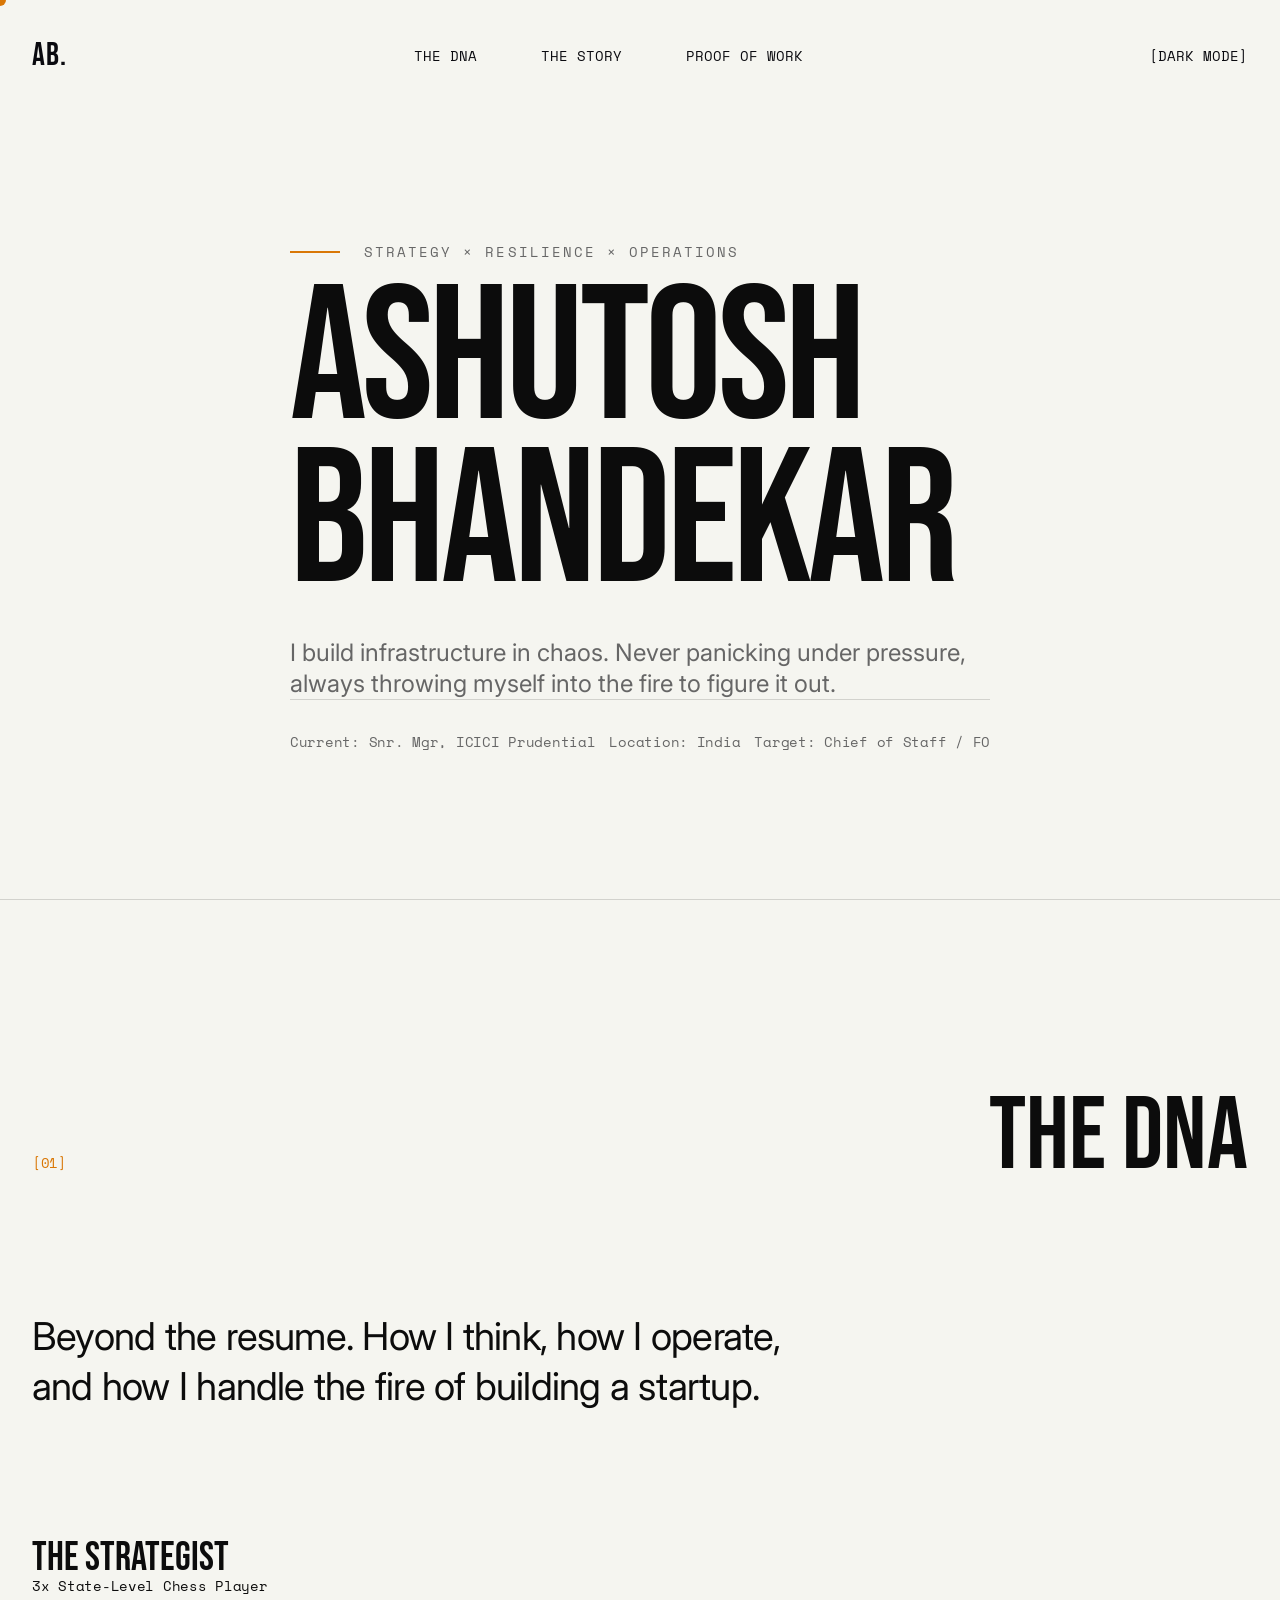
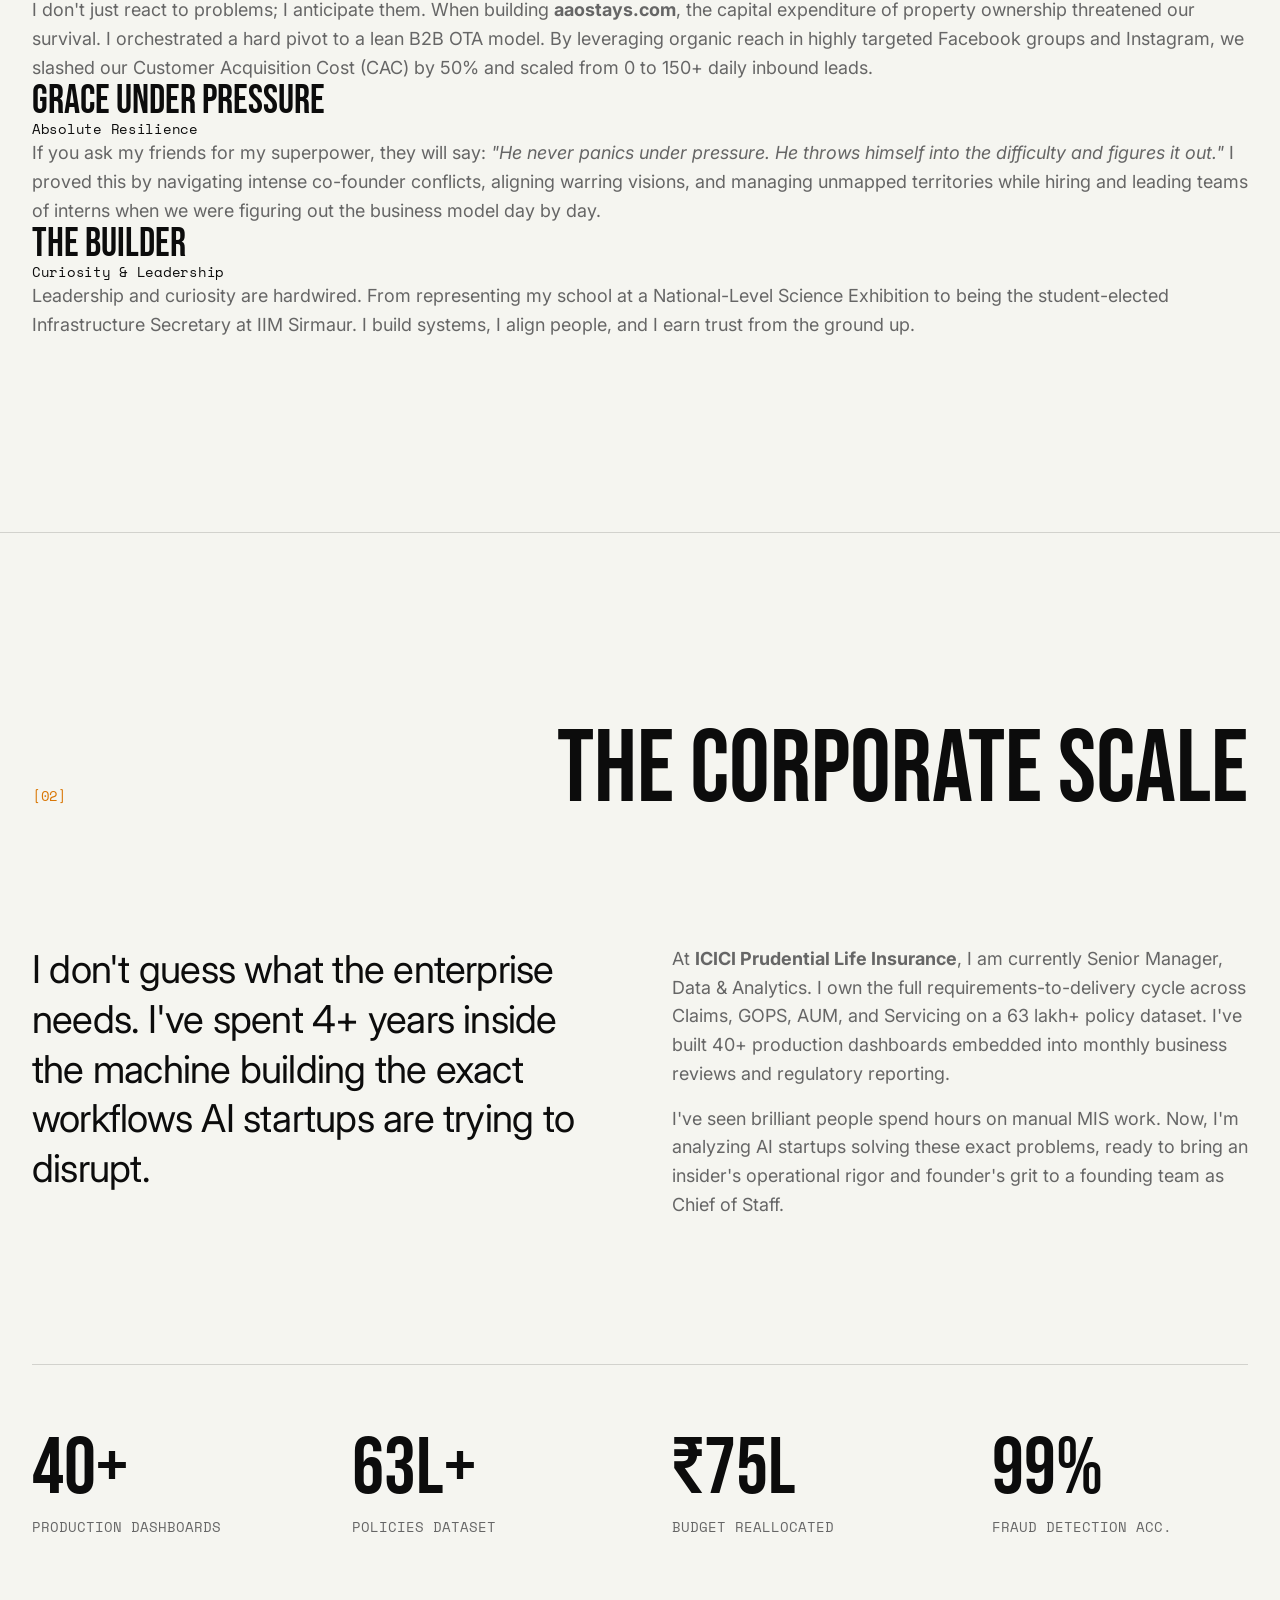
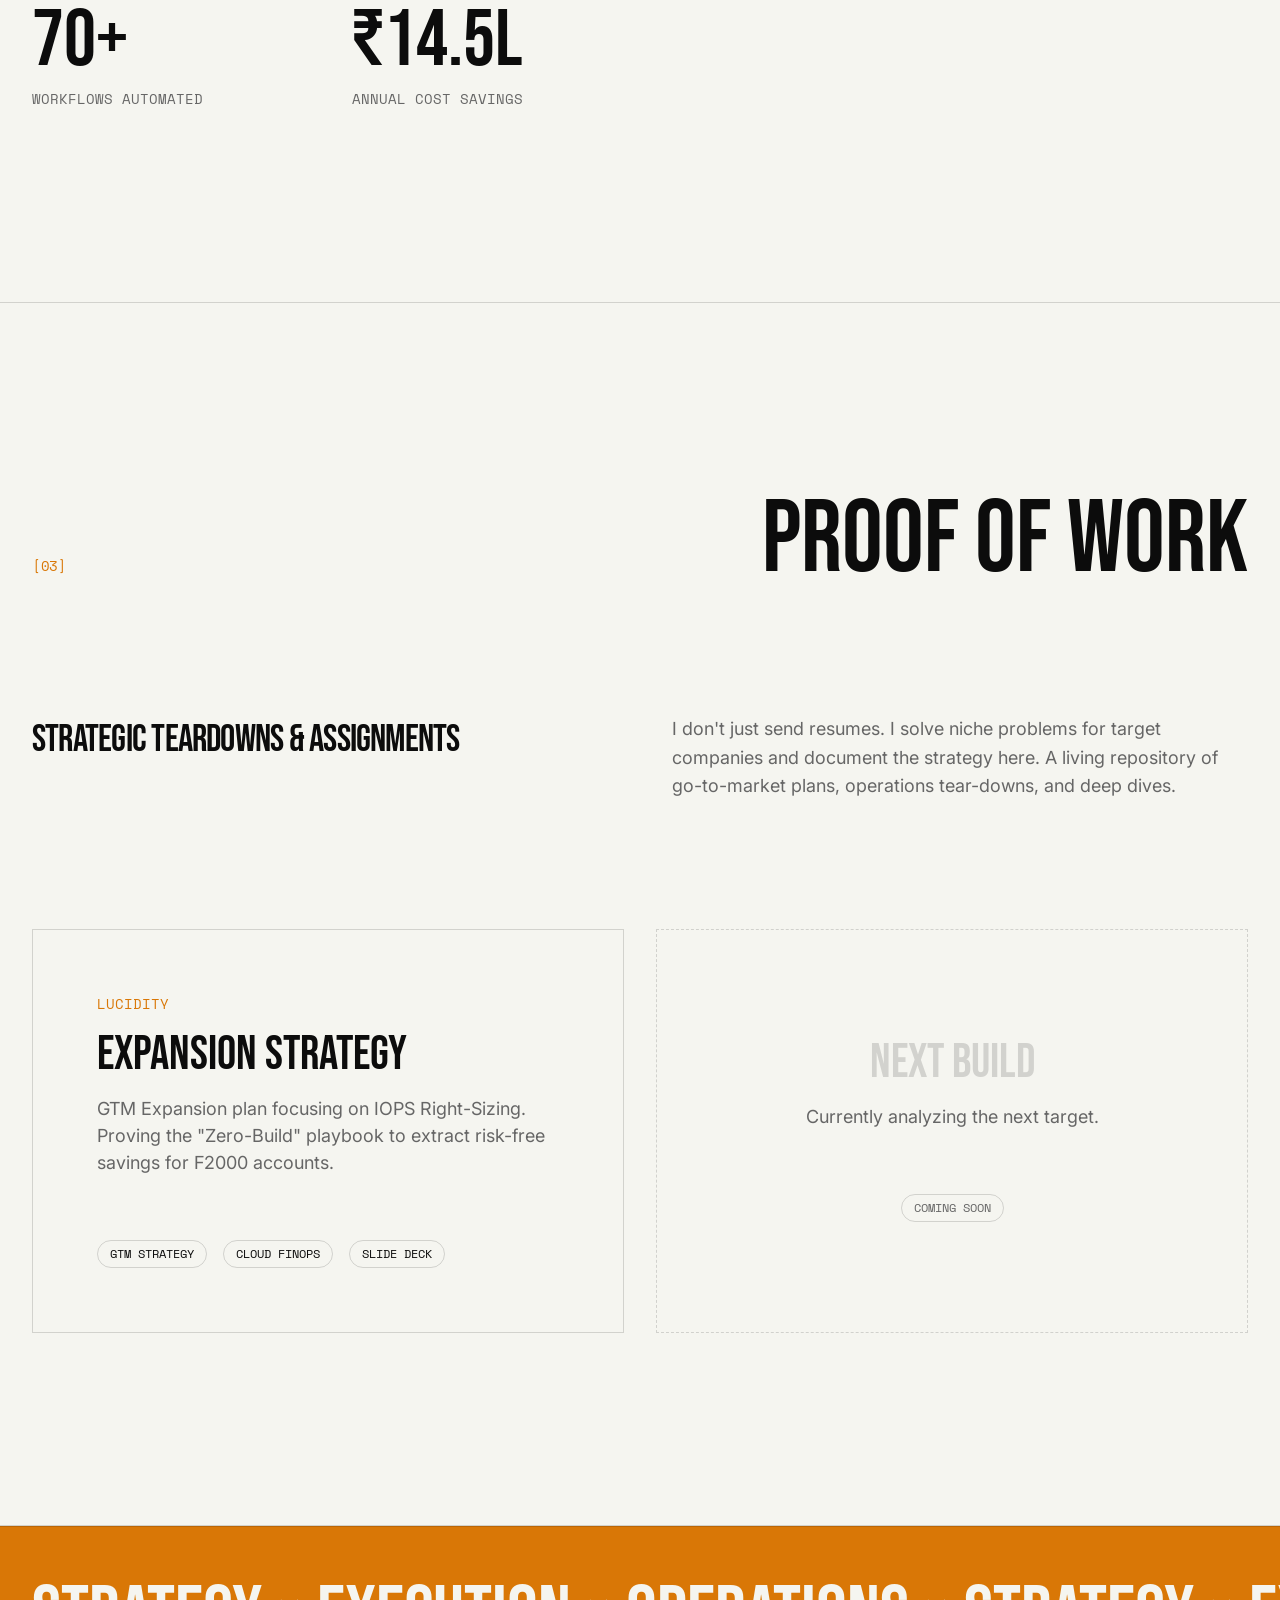
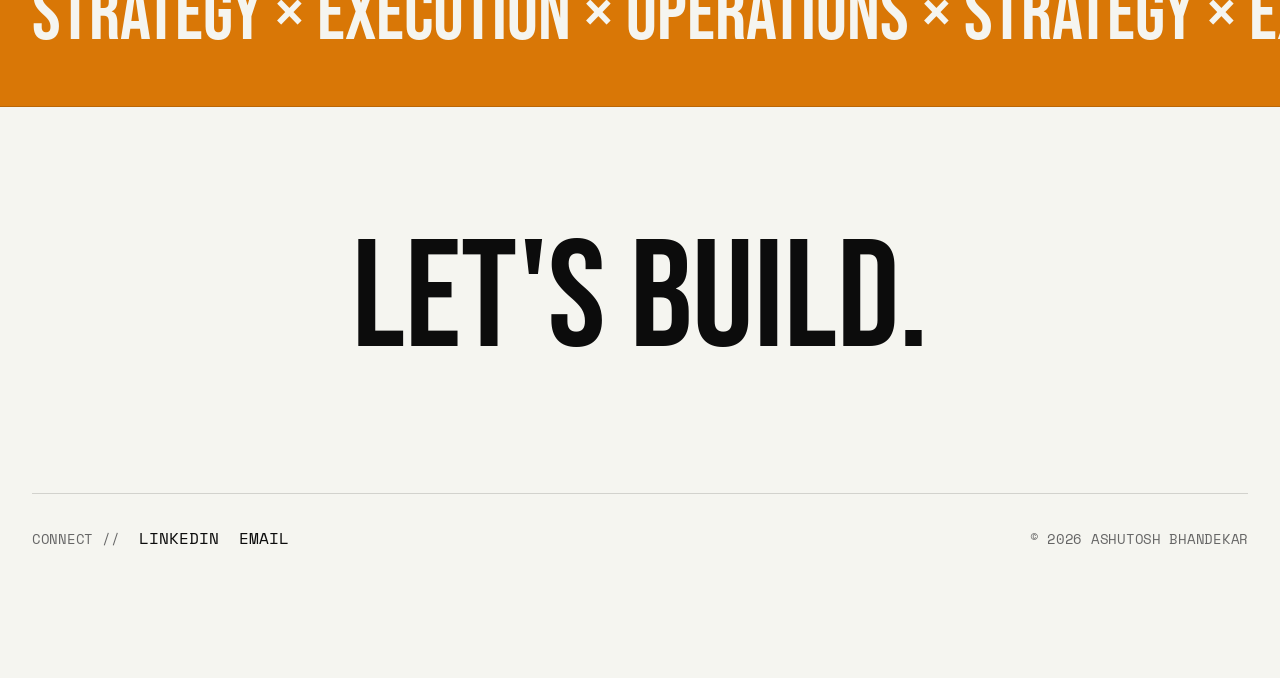
<file: original_index.html>
<!DOCTYPE html>
<html lang="en" data-theme="dark">
<head>
  <meta charset="UTF-8">
  <meta name="viewport" content="width=device-width, initial-scale=1.0">
  <title>Ashutosh Bhandekar | Strategy, Resilience, Operations</title>
  <meta name="description" content="Senior Manager at ICICI Prudential. Strategy × AI × Insurance. Strategic teardowns and niche problem-solving for AI startups.">
  <link rel="stylesheet" href="style.css">
</head>
<body>
  <!-- Custom Cursor -->
  <div class="cursor"></div>

  <!-- Navigation -->
  <nav class="nav">
    <div class="container nav__inner">
      <a href="#" class="nav__brand">AB.</a>
      <div class="nav__links hide-mobile">
        <a href="#dna" class="nav__link magnetic">The DNA</a>
        <a href="#about" class="nav__link magnetic">The Story</a>
        <a href="#work" class="nav__link magnetic">Proof of Work</a>
      </div>
      <button id="theme-toggle" class="theme-toggle magnetic">[LIGHT MODE]</button>
    </div>
  </nav>

  <!-- Hero Section -->
  <header class="hero">
    <div class="container" style="display: flex; flex-direction: column; height: 100%;">
      <div style="flex-grow: 1; display: flex; flex-direction: column; justify-content: center;">
        <div class="reveal" style="display: flex; align-items: center; gap: 1.5rem; margin-bottom: 1rem;">
          <div style="width: 50px; height: 2px; background-color: var(--accent);"></div>
          <p class="mono" style="text-transform: uppercase; letter-spacing: 0.15em; color: var(--text-secondary); font-size: 0.85rem;">Strategy × Resilience × Operations</p>
        </div>
        <h1 class="hero__title reveal delay-1 parallax" data-speed="0.15" style="line-height: 0.85; margin-bottom: var(--space-md);">ASHUTOSH<br>BHANDEKAR</h1>
        <p class="body-large reveal delay-2 parallax" data-speed="0.05" style="max-width: 700px; font-family: var(--font-body); font-weight: 400; color: var(--text-secondary); font-size: clamp(1.125rem, 2vw, 1.5rem); letter-spacing: 0;">I build infrastructure in chaos. Never panicking under pressure, always throwing myself into the fire to figure it out.</p>
      </div>
      
      <div class="hero__meta reveal delay-3" style="border-top: 1px solid var(--border-color); padding-top: var(--space-md);">
        <span class="mono">Current: Snr. Mgr, ICICI Prudential</span>
        <span class="mono">Location: India</span>
        <span class="mono">Target: Chief of Staff / FO</span>
      </div>
    </div>
  </header>

  <!-- The DNA Section (New) -->
  <section id="dna" class="section">
    <div class="container">
      <div class="section-header reveal">
        <span class="mono section-number">[01]</span>
        <h2 class="section-title">THE DNA</h2>
      </div>
      
      <p class="body-large reveal" style="max-width: 800px; margin-bottom: var(--space-xl);">Beyond the resume. How I think, how I operate, and how I handle the fire of building a startup.</p>
      
      <div class="teardown-list">
        
        <!-- Pillar 1 -->
        <div class="teardown-item reveal">
          <div>
            <h3 class="company-name" style="font-size: 2.5rem;">THE STRATEGIST</h3>
            <div class="mono company-meta">3x State-Level Chess Player</div>
          </div>
          <div class="teardown-details" style="grid-template-columns: 1fr;">
            <p class="body-normal">I don't just react to problems; I anticipate them. When building <strong>aaostays.com</strong>, the capital expenditure of property ownership threatened our survival. I orchestrated a hard pivot to a lean B2B OTA model. By leveraging organic reach in highly targeted Facebook groups and Instagram, we slashed our Customer Acquisition Cost (CAC) by 50% and scaled from 0 to 150+ daily inbound leads.</p>
          </div>
        </div>

        <!-- Pillar 2 -->
        <div class="teardown-item reveal">
          <div>
            <h3 class="company-name" style="font-size: 2.5rem;">GRACE UNDER PRESSURE</h3>
            <div class="mono company-meta">Absolute Resilience</div>
          </div>
          <div class="teardown-details" style="grid-template-columns: 1fr;">
            <p class="body-normal">If you ask my friends for my superpower, they will say: <em>"He never panics under pressure. He throws himself into the difficulty and figures it out."</em> I proved this by navigating intense co-founder conflicts, aligning warring visions, and managing unmapped territories while hiring and leading teams of interns when we were figuring out the business model day by day.</p>
          </div>
        </div>

        <!-- Pillar 3 -->
        <div class="teardown-item reveal">
          <div>
            <h3 class="company-name" style="font-size: 2.5rem;">THE BUILDER</h3>
            <div class="mono company-meta">Curiosity & Leadership</div>
          </div>
          <div class="teardown-details" style="grid-template-columns: 1fr;">
            <p class="body-normal">Leadership and curiosity are hardwired. From representing my school at a National-Level Science Exhibition to being the student-elected Infrastructure Secretary at IIM Sirmaur. I build systems, I align people, and I earn trust from the ground up.</p>
          </div>
        </div>

      </div>
    </div>
  </section>

  <!-- About Section -->
  <section id="about" class="section">
    <div class="container">
      <div class="section-header reveal">
        <span class="mono section-number">[02]</span>
        <h2 class="section-title">THE CORPORATE SCALE</h2>
      </div>
      
      <div class="grid-2">
        <div class="reveal">
          <p class="body-large">I don't guess what the enterprise needs. I've spent 4+ years inside the machine building the exact workflows AI startups are trying to disrupt.</p>
        </div>
        <div class="reveal delay-1">
          <p class="body-normal" style="margin-bottom: var(--space-sm);">At <strong>ICICI Prudential Life Insurance</strong>, I am currently Senior Manager, Data & Analytics. I own the full requirements-to-delivery cycle across Claims, GOPS, AUM, and Servicing on a 63 lakh+ policy dataset. I've built 40+ production dashboards embedded into monthly business reviews and regulatory reporting.</p>
          
          <p class="body-normal" style="margin-bottom: var(--space-sm);">I've seen brilliant people spend hours on manual MIS work. Now, I'm analyzing AI startups solving these exact problems, ready to bring an insider's operational rigor and founder's grit to a founding team as Chief of Staff.</p>
        </div>
      </div>
      
      <div class="stats-grid reveal delay-1" style="margin-top: var(--space-xl);">
        <div class="stat-item">
          <span class="stat-number">40+</span>
          <span class="stat-label">Production Dashboards</span>
        </div>
        <div class="stat-item">
          <span class="stat-number">63L+</span>
          <span class="stat-label">Policies Dataset</span>
        </div>
        <div class="stat-item">
          <span class="stat-number">₹75L</span>
          <span class="stat-label">Budget Reallocated</span>
        </div>
        <div class="stat-item">
          <span class="stat-number">99%</span>
          <span class="stat-label">Fraud Detection Acc.</span>
        </div>
        <div class="stat-item">
          <span class="stat-number">70+</span>
          <span class="stat-label">Workflows Automated</span>
        </div>
        <div class="stat-item">
          <span class="stat-number">₹14.5L</span>
          <span class="stat-label">Annual Cost Savings</span>
        </div>
      </div>
    </div>
  </section>

  <!-- Proof of Work Section (Dynamic Grid) -->
  <section id="work" class="section">
    <div class="container">
      <div class="section-header reveal">
        <span class="mono section-number">[03]</span>
        <h2 class="section-title">PROOF OF WORK</h2>
      </div>
      
      <div class="grid-2" style="margin-bottom: var(--space-xl);">
        <h3 class="body-large reveal">Strategic Teardowns & Assignments</h3>
        <p class="body-normal reveal delay-1">I don't just send resumes. I solve niche problems for target companies and document the strategy here. A living repository of go-to-market plans, operations tear-downs, and deep dives.</p>
      </div>
      
      <div class="work-grid">
        
        <!-- Assignment 1: Lucidity -->
        <a href="https://animated-empanada-e6b681.netlify.app/" target="_blank" rel="noopener noreferrer" class="work-card reveal">
          <span class="work-company">Lucidity</span>
          <h3 class="work-title">Expansion Strategy</h3>
          <p class="work-desc">GTM Expansion plan focusing on IOPS Right-Sizing. Proving the "Zero-Build" playbook to extract risk-free savings for F2000 accounts.</p>
          <div class="work-meta">
            <span class="work-tag">GTM Strategy</span>
            <span class="work-tag">Cloud FinOps</span>
            <span class="work-tag">Slide Deck</span>
          </div>
        </a>

        <!-- Placeholder for future assignments -->
        <div class="work-card reveal delay-1" style="border-style: dashed; justify-content: center; align-items: center; text-align: center; cursor: default;">
          <h3 class="work-title" style="color: var(--border-color);">NEXT BUILD</h3>
          <p class="work-desc" style="flex-grow: 0;">Currently analyzing the next target.</p>
          <div class="work-meta" style="justify-content: center;">
            <span class="work-tag" style="border-color: var(--border-color); color: var(--text-secondary);">Coming Soon</span>
          </div>
        </div>
      </div>
    </div>
  </section>

  <!-- Infinite Marquee -->
  <div class="marquee-wrapper">
    <div class="marquee">
      <span>STRATEGY × EXECUTION × OPERATIONS × STRATEGY × EXECUTION × OPERATIONS ×</span>
      <span>STRATEGY × EXECUTION × OPERATIONS × STRATEGY × EXECUTION × OPERATIONS ×</span>
    </div>
  </div>

  <!-- Footer -->
  <footer class="footer">
    <div class="container">
      <div class="reveal">
        <h2 class="footer-huge">LET'S BUILD.</h2>
      </div>
      
      <div class="footer-links reveal delay-1">
        <div>
          <span class="mono" style="color: var(--text-secondary)">CONNECT //</span>
          <a href="https://linkedin.com/in/ashutosh-bhandekar" target="_blank" rel="noopener noreferrer" class="footer-link magnetic" style="margin-left: 1rem; display: inline-block;">LinkedIn</a>
          <a href="mailto:ashutosh.bhandekar.pro@gmail.com" class="footer-link magnetic" style="margin-left: 1rem; display: inline-block;">Email</a>
        </div>
        <div>
          <span class="mono" style="color: var(--text-secondary)">© 2026 ASHUTOSH BHANDEKAR</span>
        </div>
      </div>
    </div>
  </footer>

  <script src="script.js"></script>
</body>
</html>
</file>
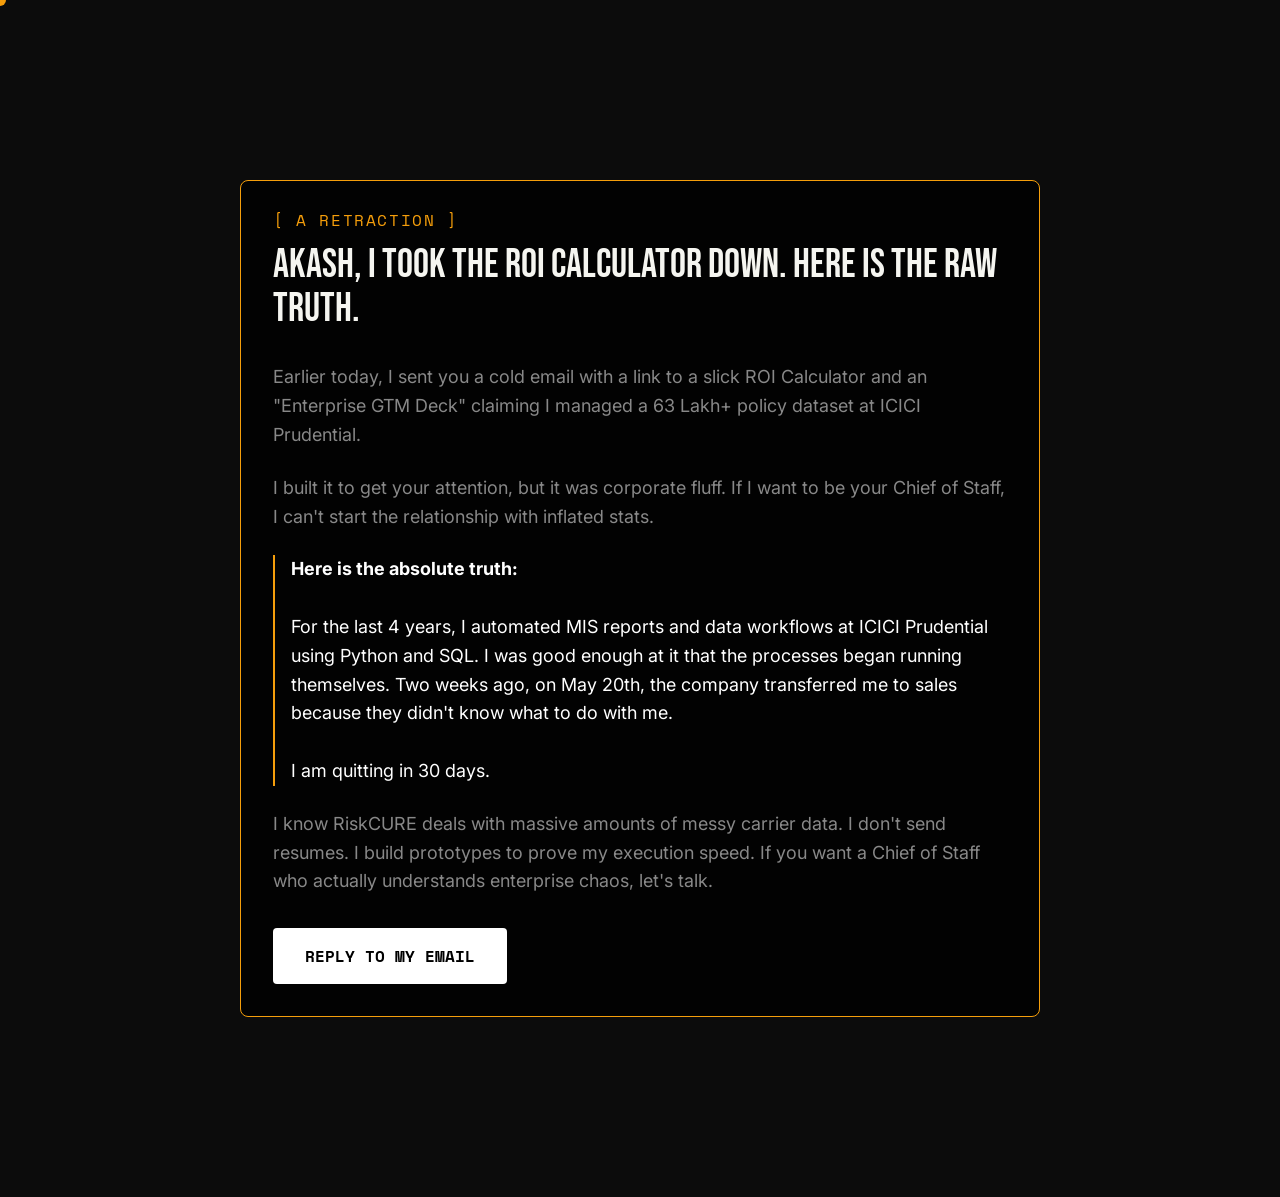
<file: pibit.html>
<!DOCTYPE html>
<html lang="en" data-theme="dark">
<head>
  <meta charset="UTF-8">
  <meta name="viewport" content="width=device-width, initial-scale=1.0">
  <title>The Honest Truth | Ashutosh Bhandekar</title>
  <link rel="stylesheet" href="style.css">
  <style>
    .retract-container {
      max-width: 800px;
      margin: 20vh auto;
      padding: 2rem;
      border: 1px solid var(--accent);
      background-color: rgba(0,0,0,0.8);
      border-radius: 8px;
    }
  </style>
</head>
<body>
  <div class="cursor"></div>

  <div class="container retract-container reveal">
    <h1 class="mono" style="color: var(--accent); font-size: 1rem; letter-spacing: 0.1em; margin-bottom: 1rem;">[ A RETRACTION ]</h1>
    <h2 style="font-size: 2.5rem; margin-bottom: 2rem; line-height: 1.1;">Akash, I took the ROI Calculator down. Here is the raw truth.</h2>
    
    <p class="body-normal" style="color: var(--text-secondary); margin-bottom: 1.5rem;">
      Earlier today, I sent you a cold email with a link to a slick ROI Calculator and an "Enterprise GTM Deck" claiming I managed a 63 Lakh+ policy dataset at ICICI Prudential.
    </p>
    
    <p class="body-normal" style="color: var(--text-secondary); margin-bottom: 1.5rem;">
      I built it to get your attention, but it was corporate fluff. If I want to be your Chief of Staff, I can't start the relationship with inflated stats. 
    </p>

    <p class="body-normal" style="color: #fff; margin-bottom: 1.5rem; border-left: 2px solid var(--accent); padding-left: 1rem;">
      <strong>Here is the absolute truth:</strong><br><br>
      For the last 4 years, I automated MIS reports and data workflows at ICICI Prudential using Python and SQL. I was good enough at it that the processes began running themselves. Two weeks ago, on May 20th, the company transferred me to sales because they didn't know what to do with me.<br><br>
      I am quitting in 30 days.
    </p>

    <p class="body-normal" style="color: var(--text-secondary); margin-bottom: 2rem;">
      I know RiskCURE deals with massive amounts of messy carrier data. I don't send resumes. I build prototypes to prove my execution speed. If you want a Chief of Staff who actually understands enterprise chaos, let's talk.
    </p>

    <a href="mailto:ashutosh.bhandekar.pro@gmail.com" class="magnetic" style="display: inline-block; padding: 1rem 2rem; background: #fff; color: #000; text-decoration: none; font-family: var(--font-mono); font-weight: bold; border-radius: 4px;">REPLY TO MY EMAIL</a>
  </div>

  <script src="script.js"></script>
</body>
</html>
</file>
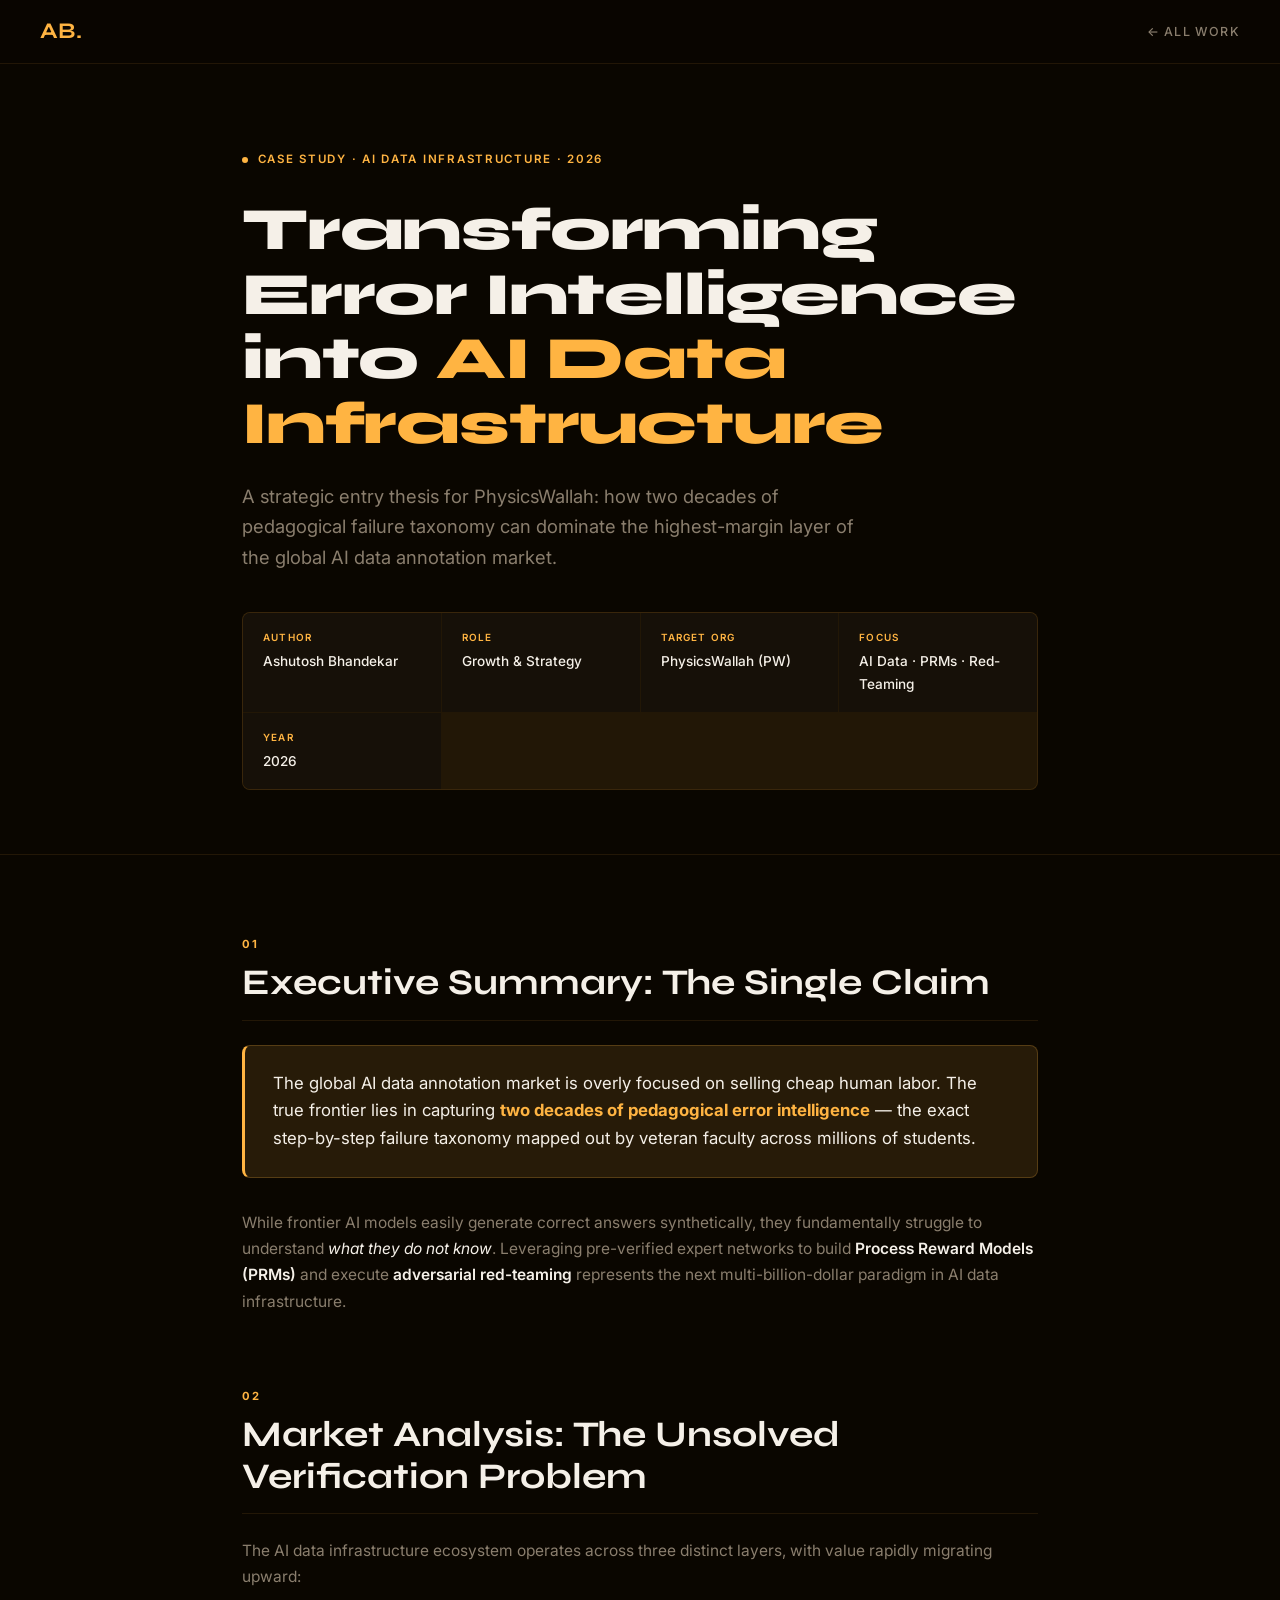
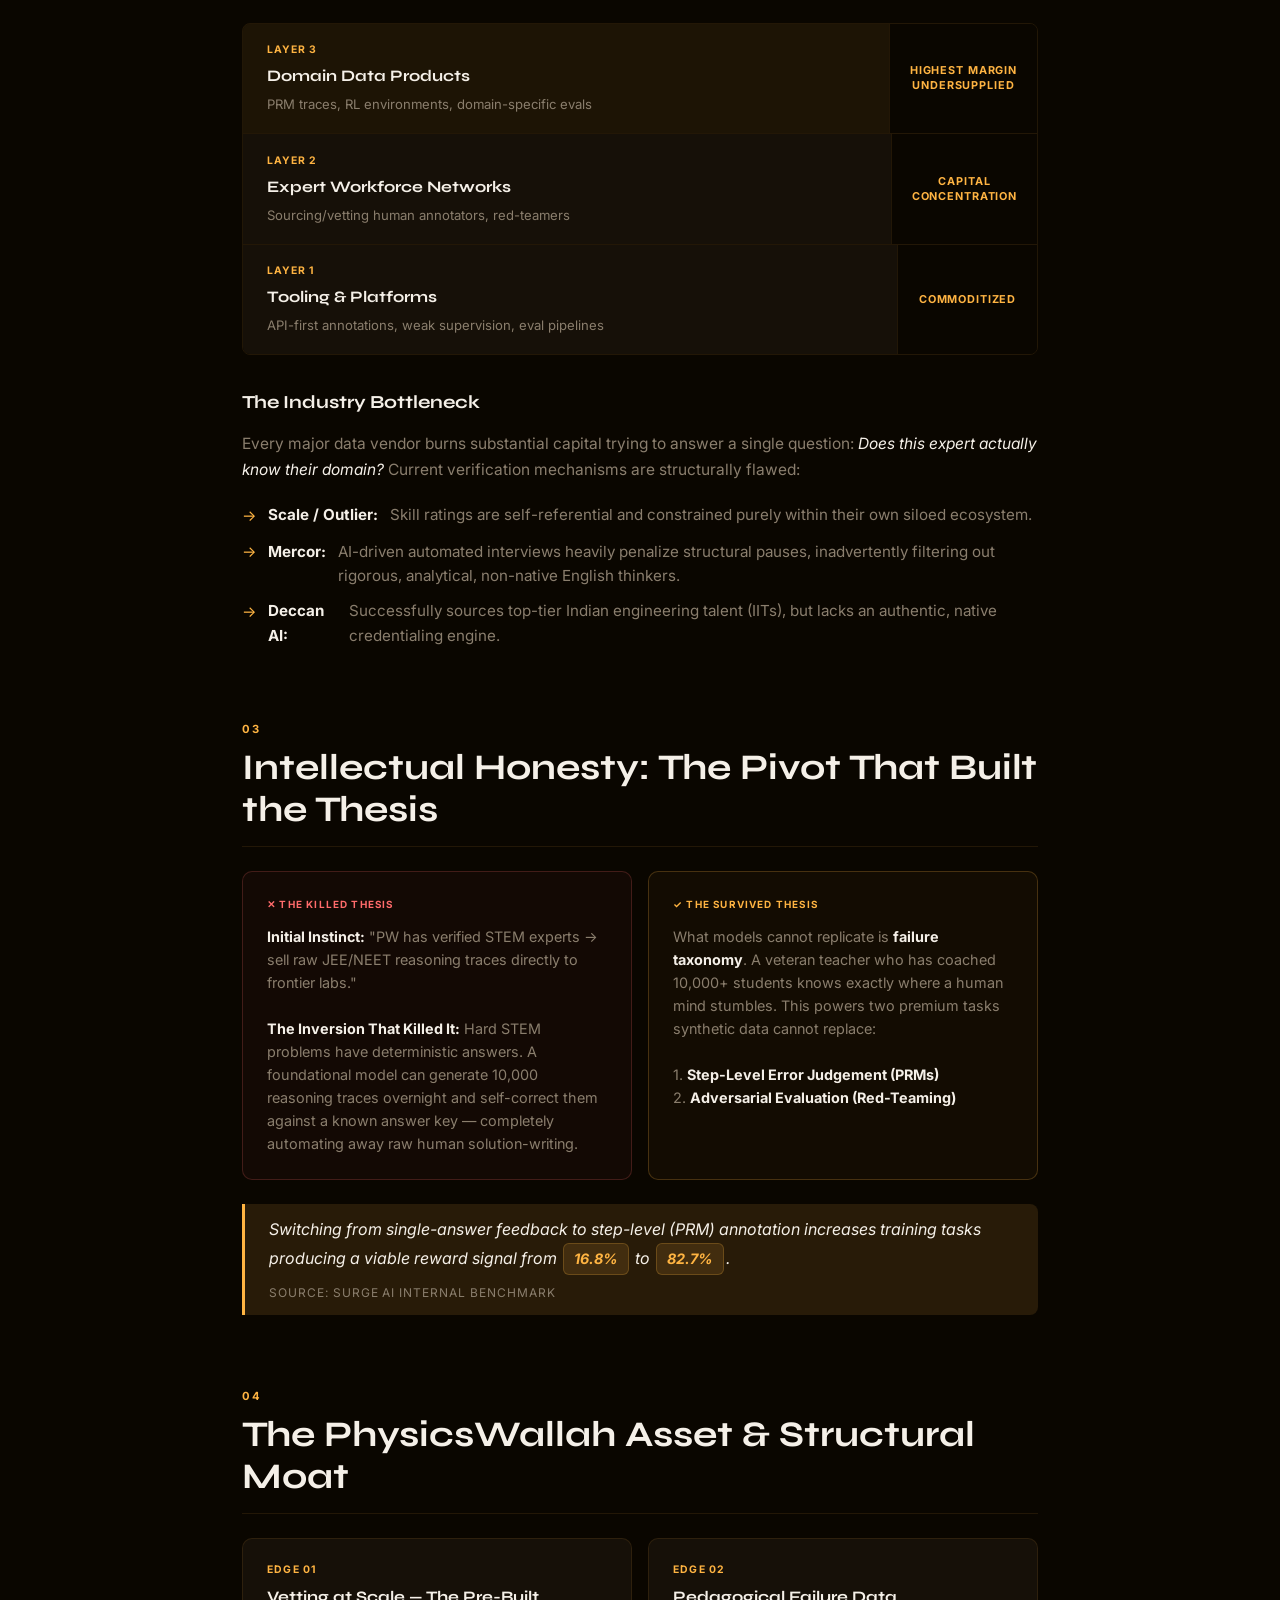
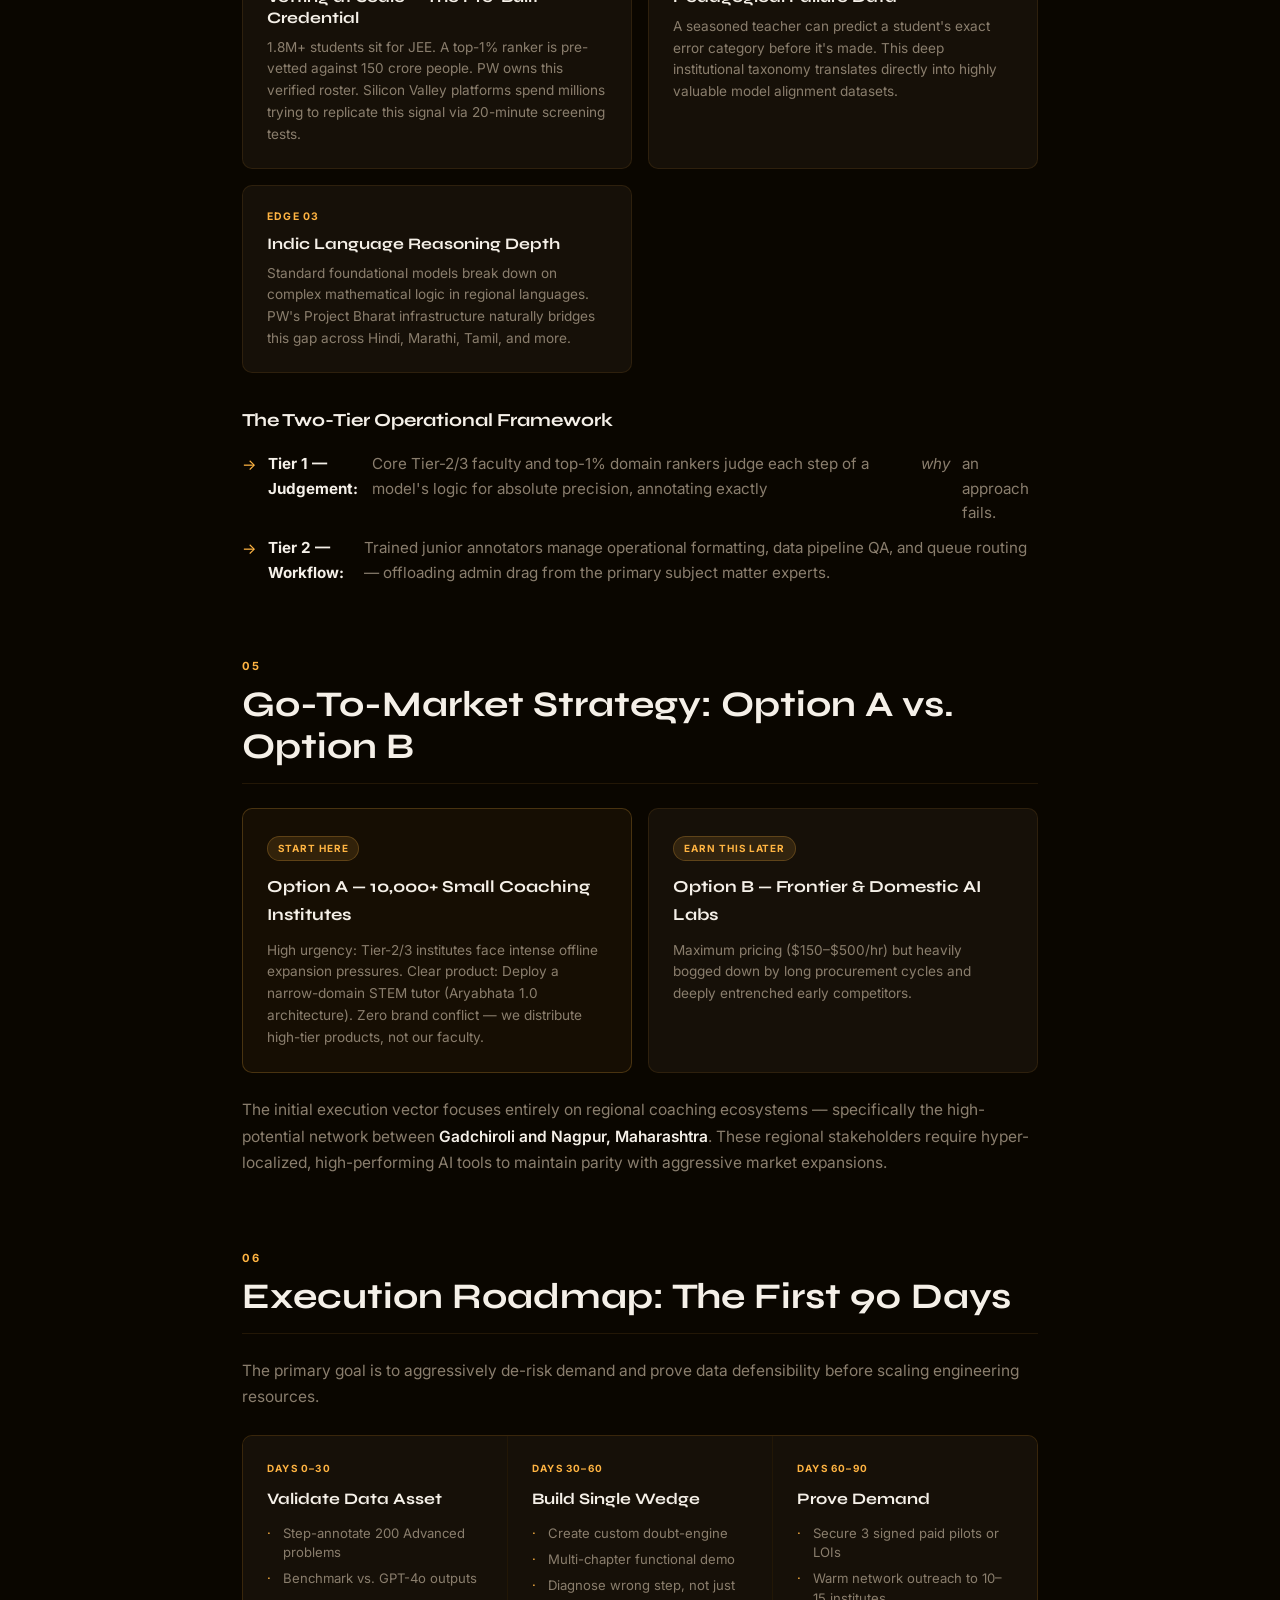
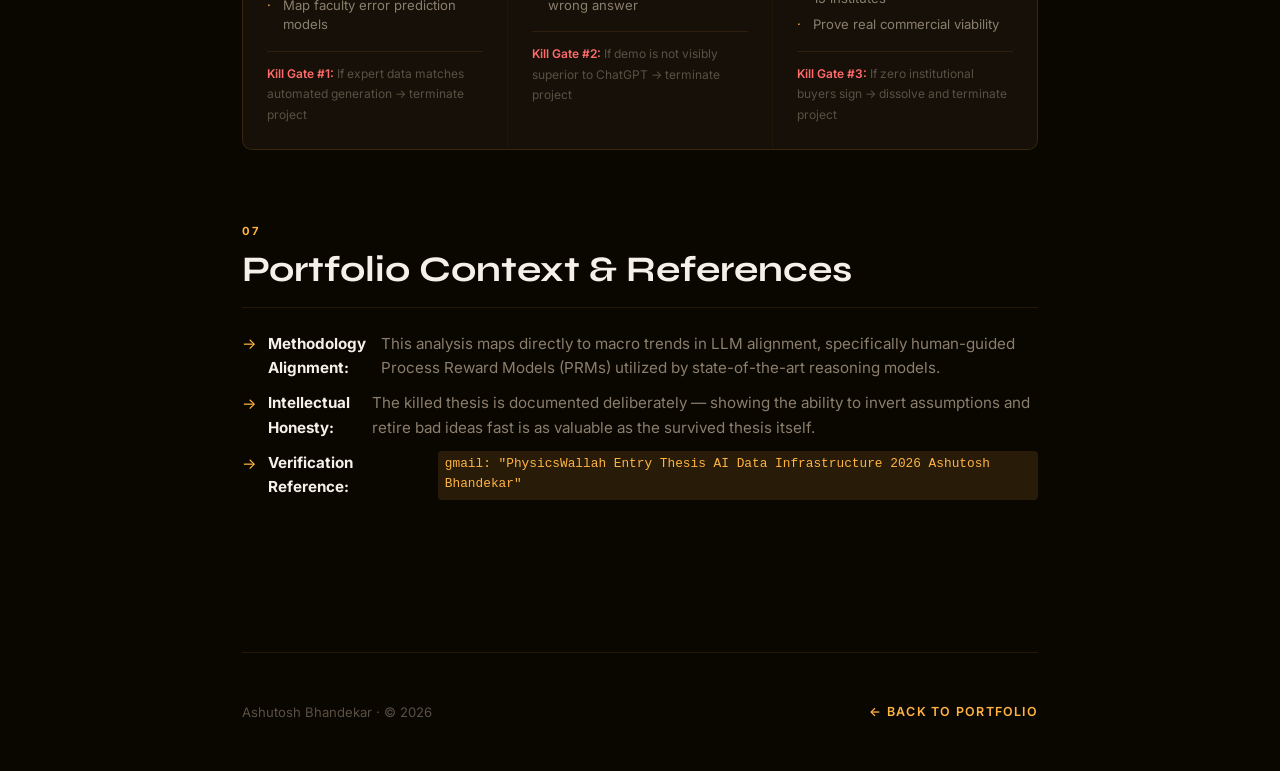
<file: pw.html>
<!DOCTYPE html>
<html lang="en">
<head>
  <meta charset="UTF-8">
  <meta name="viewport" content="width=device-width, initial-scale=1.0">
  <title>PhysicsWallah — AI Data Infrastructure Strategy | Ashutosh Bhandekar</title>
  <meta name="description" content="A strategic entry thesis for PhysicsWallah: transforming two decades of pedagogical error intelligence into a premium AI data infrastructure product — Process Reward Models and adversarial red-teaming.">
  <meta name="author" content="Ashutosh Bhandekar">
  <meta property="og:title" content="PhysicsWallah — AI Data Infrastructure Strategy | Ashutosh Bhandekar">
  <meta property="og:description" content="How PW's pre-vetted expert network and failure taxonomy can dominate the AI data annotation market's highest-margin layer.">
  <meta property="og:type" content="article">
  <link rel="canonical" href="https://abluvsu.github.io/pw.html">

  <link rel="preconnect" href="https://fonts.googleapis.com">
  <link rel="preconnect" href="https://fonts.gstatic.com" crossorigin>
  <link href="https://fonts.googleapis.com/css2?family=Inter:wght@300;400;500;600;700&family=Syne:wght@400;600;700;800&display=swap" rel="stylesheet">

  <style>
    /* ── TOKENS ── */
    :root {
      --bg: #0a0600;
      --bg-2: #110d04;
      --bg-card: #161008;
      --text: #f5f0e8;
      --text-2: #8a7e6d;
      --text-3: #5a5044;
      --accent: #ffb442;
      --accent-dim: rgba(255,180,66,0.12);
      --border: rgba(255,180,66,0.10);
      --border-2: rgba(255,180,66,0.22);
      --font-d: 'Syne', sans-serif;
      --font-b: 'Inter', sans-serif;
    }

    *, *::before, *::after { box-sizing: border-box; margin: 0; padding: 0; }

    html { scroll-behavior: smooth; }

    body {
      background: var(--bg);
      color: var(--text);
      font-family: var(--font-b);
      font-size: 1rem;
      line-height: 1.7;
      -webkit-font-smoothing: antialiased;
      overflow-x: hidden;
    }

    ::selection { background: var(--accent); color: var(--bg); }
    ::-webkit-scrollbar { width: 0; }

    /* ── NAV ── */
    nav {
      position: fixed; top: 0; left: 0; right: 0; z-index: 100;
      height: 64px;
      display: flex; align-items: center; justify-content: space-between;
      padding: 0 2.5rem;
      background: rgba(10,6,0,0.85);
      backdrop-filter: saturate(180%) blur(20px);
      -webkit-backdrop-filter: saturate(180%) blur(20px);
      border-bottom: 1px solid var(--border);
    }

    .nav-brand {
      font-family: var(--font-d);
      font-size: 1.4rem;
      font-weight: 700;
      color: var(--accent);
      text-decoration: none;
      letter-spacing: 0.02em;
    }

    .nav-back {
      font-size: 0.78rem;
      font-weight: 500;
      color: var(--text-2);
      text-decoration: none;
      text-transform: uppercase;
      letter-spacing: 0.1em;
      transition: color 0.3s;
    }
    .nav-back:hover { color: var(--accent); }

    /* ── CONTAINER ── */
    .container {
      max-width: 860px;
      margin: 0 auto;
      padding: 0 2rem;
    }

    /* ── HERO ── */
    .case-hero {
      padding: 9rem 0 4rem;
      border-bottom: 1px solid var(--border);
    }

    .case-label {
      display: inline-flex;
      align-items: center;
      gap: 0.6rem;
      font-size: 0.72rem;
      font-weight: 600;
      color: var(--accent);
      text-transform: uppercase;
      letter-spacing: 0.15em;
      margin-bottom: 1.75rem;
    }

    .case-label-dot {
      width: 6px; height: 6px;
      background: var(--accent);
      border-radius: 50%;
    }

    .case-title {
      font-family: var(--font-d);
      font-size: clamp(2rem, 5vw, 3.75rem);
      font-weight: 800;
      line-height: 1.08;
      letter-spacing: -0.02em;
      margin-bottom: 1.5rem;
    }

    .case-title span { color: var(--accent); }

    .case-subtitle {
      font-size: 1.15rem;
      color: var(--text-2);
      max-width: 640px;
      line-height: 1.65;
      margin-bottom: 2.5rem;
    }

    .case-meta-grid {
      display: grid;
      grid-template-columns: repeat(auto-fill, minmax(160px, 1fr));
      gap: 1px;
      background: var(--border);
      border: 1px solid var(--border);
      border-radius: 8px;
      overflow: hidden;
    }

    .case-meta-item {
      background: var(--bg-card);
      padding: 1rem 1.25rem;
      display: flex;
      flex-direction: column;
      gap: 0.25rem;
    }

    .meta-l {
      font-size: 0.62rem;
      font-weight: 600;
      color: var(--accent);
      text-transform: uppercase;
      letter-spacing: 0.12em;
    }

    .meta-v {
      font-size: 0.85rem;
      color: var(--text);
      font-weight: 500;
    }

    /* ── CONTENT ── */
    .case-body {
      padding: 5rem 0;
    }

    /* Section headers */
    .section-block {
      margin-bottom: 4.5rem;
    }

    .section-num {
      font-size: 0.7rem;
      font-weight: 700;
      color: var(--accent);
      text-transform: uppercase;
      letter-spacing: 0.15em;
      margin-bottom: 0.5rem;
    }

    .section-heading {
      font-family: var(--font-d);
      font-size: clamp(1.5rem, 3vw, 2.25rem);
      font-weight: 700;
      line-height: 1.15;
      margin-bottom: 1.5rem;
      padding-bottom: 1rem;
      border-bottom: 1px solid var(--border);
    }

    /* Claim box */
    .claim-box {
      background: var(--accent-dim);
      border: 1px solid var(--border-2);
      border-left: 3px solid var(--accent);
      border-radius: 8px;
      padding: 1.5rem 1.75rem;
      margin: 1.5rem 0 2rem;
    }

    .claim-box p {
      color: var(--text);
      font-size: 1.05rem;
      line-height: 1.65;
    }

    .claim-box strong { color: var(--accent); }

    /* Body text */
    .body-text {
      color: var(--text-2);
      margin-bottom: 1.25rem;
      font-size: 0.97rem;
    }

    .body-text strong { color: var(--text); font-weight: 600; }
    .body-text em { color: var(--text); font-style: italic; }

    /* Layer diagram */
    .layer-diagram {
      margin: 2rem 0;
      border: 1px solid var(--border);
      border-radius: 8px;
      overflow: hidden;
    }

    .layer-row {
      display: flex;
      align-items: stretch;
      border-bottom: 1px solid var(--border);
    }

    .layer-row:last-child { border-bottom: none; }

    .layer-content {
      flex: 1;
      padding: 1.1rem 1.5rem;
      background: var(--bg-card);
    }

    .layer-row:first-child .layer-content { background: rgba(255,180,66,0.08); }

    .layer-num {
      font-size: 0.65rem;
      font-weight: 700;
      color: var(--accent);
      text-transform: uppercase;
      letter-spacing: 0.1em;
      margin-bottom: 0.2rem;
    }

    .layer-name {
      font-family: var(--font-d);
      font-size: 1rem;
      font-weight: 700;
      color: var(--text);
      margin-bottom: 0.25rem;
    }

    .layer-desc {
      font-size: 0.82rem;
      color: var(--text-2);
    }

    .layer-badge {
      display: flex;
      align-items: center;
      justify-content: center;
      padding: 1rem 1.25rem;
      background: var(--bg);
      min-width: 140px;
      border-left: 1px solid var(--border);
      text-align: center;
    }

    .layer-badge span {
      font-size: 0.68rem;
      font-weight: 700;
      text-transform: uppercase;
      letter-spacing: 0.08em;
      color: var(--accent);
      line-height: 1.4;
    }

    /* Bullet list */
    .bullet-list {
      list-style: none;
      margin: 1rem 0 1.5rem;
      display: flex;
      flex-direction: column;
      gap: 0.7rem;
    }

    .bullet-list li {
      display: flex;
      gap: 0.75rem;
      font-size: 0.95rem;
      color: var(--text-2);
      line-height: 1.6;
    }

    .bullet-list li::before {
      content: '→';
      color: var(--accent);
      flex-shrink: 0;
      margin-top: 0.05em;
    }

    .bullet-list li strong { color: var(--text); }

    /* Sub heading */
    .sub-heading {
      font-family: var(--font-d);
      font-size: 1.15rem;
      font-weight: 700;
      margin: 2rem 0 0.75rem;
      color: var(--text);
    }

    /* Highlight stat */
    .stat-highlight {
      display: inline-block;
      background: var(--accent-dim);
      border: 1px solid var(--border-2);
      border-radius: 6px;
      padding: 0.2rem 0.6rem;
      font-size: 0.9rem;
      font-weight: 700;
      color: var(--accent);
      margin: 0 0.15rem;
    }

    /* Quote */
    blockquote {
      border-left: 3px solid var(--accent);
      padding: 0.75rem 1.5rem;
      margin: 1.5rem 0;
      background: var(--accent-dim);
      border-radius: 0 8px 8px 0;
    }

    blockquote p {
      font-size: 1rem;
      color: var(--text);
      font-style: italic;
      line-height: 1.65;
    }

    blockquote small {
      display: block;
      margin-top: 0.5rem;
      font-size: 0.75rem;
      color: var(--text-2);
      font-style: normal;
      text-transform: uppercase;
      letter-spacing: 0.08em;
    }

    /* Asset grid */
    .asset-grid {
      display: grid;
      grid-template-columns: repeat(auto-fill, minmax(260px, 1fr));
      gap: 1rem;
      margin: 1.5rem 0;
    }

    .asset-card {
      background: var(--bg-card);
      border: 1px solid var(--border);
      border-radius: 10px;
      padding: 1.4rem 1.5rem;
      transition: border-color 0.3s ease;
    }

    .asset-card:hover { border-color: var(--border-2); }

    .asset-card-num {
      font-size: 0.65rem;
      font-weight: 700;
      color: var(--accent);
      text-transform: uppercase;
      letter-spacing: 0.12em;
      margin-bottom: 0.5rem;
    }

    .asset-card-title {
      font-family: var(--font-d);
      font-size: 1rem;
      font-weight: 700;
      margin-bottom: 0.5rem;
      line-height: 1.3;
    }

    .asset-card-desc {
      font-size: 0.85rem;
      color: var(--text-2);
      line-height: 1.6;
    }

    /* GTM option cards */
    .option-grid {
      display: grid;
      grid-template-columns: 1fr 1fr;
      gap: 1rem;
      margin: 1.5rem 0;
    }

    .option-card {
      background: var(--bg-card);
      border: 1px solid var(--border);
      border-radius: 10px;
      padding: 1.5rem;
    }

    .option-card.primary {
      border-color: var(--border-2);
      background: rgba(255,180,66,0.05);
    }

    .option-badge {
      display: inline-block;
      font-size: 0.62rem;
      font-weight: 700;
      text-transform: uppercase;
      letter-spacing: 0.1em;
      padding: 0.2rem 0.6rem;
      border-radius: 100px;
      margin-bottom: 0.75rem;
      background: var(--accent-dim);
      color: var(--accent);
      border: 1px solid var(--border-2);
    }

    .option-title {
      font-family: var(--font-d);
      font-size: 1.05rem;
      font-weight: 700;
      margin-bottom: 0.6rem;
    }

    .option-desc {
      font-size: 0.85rem;
      color: var(--text-2);
      line-height: 1.6;
    }

    /* Roadmap */
    .roadmap {
      display: grid;
      grid-template-columns: repeat(3, 1fr);
      gap: 1px;
      background: var(--border);
      border: 1px solid var(--border);
      border-radius: 10px;
      overflow: hidden;
      margin: 1.5rem 0;
    }

    .roadmap-phase {
      background: var(--bg-card);
      padding: 1.5rem;
      position: relative;
    }

    .roadmap-phase-label {
      font-size: 0.62rem;
      font-weight: 700;
      color: var(--accent);
      text-transform: uppercase;
      letter-spacing: 0.12em;
      margin-bottom: 0.5rem;
    }

    .roadmap-phase-title {
      font-family: var(--font-d);
      font-size: 1rem;
      font-weight: 700;
      margin-bottom: 0.75rem;
    }

    .roadmap-phase ul {
      list-style: none;
      display: flex;
      flex-direction: column;
      gap: 0.4rem;
    }

    .roadmap-phase ul li {
      font-size: 0.82rem;
      color: var(--text-2);
      padding-left: 1rem;
      position: relative;
      line-height: 1.5;
    }

    .roadmap-phase ul li::before {
      content: '·';
      position: absolute;
      left: 0;
      color: var(--accent);
    }

    .kill-gate {
      margin-top: 1rem;
      padding-top: 0.75rem;
      border-top: 1px solid var(--border);
      font-size: 0.75rem;
      color: var(--text-3);
    }

    .kill-gate strong {
      color: #ff6b6b;
      font-weight: 600;
    }

    /* Thesis cards */
    .thesis-grid {
      display: grid;
      grid-template-columns: 1fr 1fr;
      gap: 1rem;
      margin: 1.5rem 0;
    }

    .thesis-card {
      border: 1px solid var(--border);
      border-radius: 10px;
      padding: 1.5rem;
      background: var(--bg-card);
    }

    .thesis-card.killed {
      border-color: rgba(255,107,107,0.2);
      background: rgba(255,107,107,0.04);
    }

    .thesis-card.survived {
      border-color: var(--border-2);
      background: rgba(255,180,66,0.04);
    }

    .thesis-label {
      font-size: 0.62rem;
      font-weight: 700;
      text-transform: uppercase;
      letter-spacing: 0.12em;
      margin-bottom: 0.75rem;
    }

    .thesis-card.killed .thesis-label { color: #ff6b6b; }
    .thesis-card.survived .thesis-label { color: var(--accent); }

    .thesis-text {
      font-size: 0.9rem;
      color: var(--text-2);
      line-height: 1.6;
    }

    .thesis-text strong { color: var(--text); }

    /* ── FOOTER ── */
    .case-footer {
      padding: 3rem 0;
      border-top: 1px solid var(--border);
      display: flex;
      align-items: center;
      justify-content: space-between;
      flex-wrap: wrap;
      gap: 1rem;
    }

    .case-footer-author {
      font-size: 0.82rem;
      color: var(--text-3);
    }

    .case-footer-back {
      font-size: 0.78rem;
      font-weight: 600;
      color: var(--accent);
      text-decoration: none;
      text-transform: uppercase;
      letter-spacing: 0.1em;
      transition: opacity 0.3s;
    }

    .case-footer-back:hover { opacity: 0.7; }

    /* ── RESPONSIVE ── */
    @media (max-width: 640px) {
      nav { padding: 0 1.25rem; }
      .container { padding: 0 1.25rem; }
      .option-grid, .thesis-grid { grid-template-columns: 1fr; }
      .roadmap { grid-template-columns: 1fr; }
      .layer-badge { display: none; }
      .case-hero { padding: 7rem 0 3rem; }
    }
  </style>
</head>
<body>

  <!-- Nav -->
  <nav>
    <a href="index.html" class="nav-brand">AB.</a>
    <a href="index.html" class="nav-back">← All Work</a>
  </nav>

  <!-- Hero -->
  <div class="case-hero">
    <div class="container">
      <div class="case-label">
        <span class="case-label-dot"></span>
        Case Study · AI Data Infrastructure · 2026
      </div>
      <h1 class="case-title">
        Transforming Error Intelligence<br>
        into <span>AI Data Infrastructure</span>
      </h1>
      <p class="case-subtitle">
        A strategic entry thesis for PhysicsWallah: how two decades of pedagogical failure taxonomy
        can dominate the highest-margin layer of the global AI data annotation market.
      </p>
      <div class="case-meta-grid">
        <div class="case-meta-item">
          <span class="meta-l">Author</span>
          <span class="meta-v">Ashutosh Bhandekar</span>
        </div>
        <div class="case-meta-item">
          <span class="meta-l">Role</span>
          <span class="meta-v">Growth &amp; Strategy</span>
        </div>
        <div class="case-meta-item">
          <span class="meta-l">Target Org</span>
          <span class="meta-v">PhysicsWallah (PW)</span>
        </div>
        <div class="case-meta-item">
          <span class="meta-l">Focus</span>
          <span class="meta-v">AI Data · PRMs · Red-Teaming</span>
        </div>
        <div class="case-meta-item">
          <span class="meta-l">Year</span>
          <span class="meta-v">2026</span>
        </div>
      </div>
    </div>
  </div>

  <!-- Body -->
  <div class="case-body">
    <div class="container">

      <!-- 1. Executive Summary -->
      <div class="section-block">
        <div class="section-num">01</div>
        <h2 class="section-heading">Executive Summary: The Single Claim</h2>
        <div class="claim-box">
          <p>
            The global AI data annotation market is overly focused on selling cheap human labor.
            The true frontier lies in capturing <strong>two decades of pedagogical error intelligence</strong> —
            the exact step-by-step failure taxonomy mapped out by veteran faculty across millions of students.
          </p>
        </div>
        <p class="body-text">
          While frontier AI models easily generate correct answers synthetically, they fundamentally struggle to understand <em>what they do not know</em>.
          Leveraging pre-verified expert networks to build <strong>Process Reward Models (PRMs)</strong> and execute
          <strong>adversarial red-teaming</strong> represents the next multi-billion-dollar paradigm in AI data infrastructure.
        </p>
      </div>

      <!-- 2. Market Analysis -->
      <div class="section-block">
        <div class="section-num">02</div>
        <h2 class="section-heading">Market Analysis: The Unsolved Verification Problem</h2>
        <p class="body-text">
          The AI data infrastructure ecosystem operates across three distinct layers, with value rapidly migrating upward:
        </p>
        <div class="layer-diagram">
          <div class="layer-row">
            <div class="layer-content">
              <div class="layer-num">Layer 3</div>
              <div class="layer-name">Domain Data Products</div>
              <div class="layer-desc">PRM traces, RL environments, domain-specific evals</div>
            </div>
            <div class="layer-badge"><span>Highest Margin<br>Undersupplied</span></div>
          </div>
          <div class="layer-row">
            <div class="layer-content">
              <div class="layer-num">Layer 2</div>
              <div class="layer-name">Expert Workforce Networks</div>
              <div class="layer-desc">Sourcing/vetting human annotators, red-teamers</div>
            </div>
            <div class="layer-badge"><span>Capital<br>Concentration</span></div>
          </div>
          <div class="layer-row">
            <div class="layer-content">
              <div class="layer-num">Layer 1</div>
              <div class="layer-name">Tooling &amp; Platforms</div>
              <div class="layer-desc">API-first annotations, weak supervision, eval pipelines</div>
            </div>
            <div class="layer-badge"><span>Commoditized</span></div>
          </div>
        </div>

        <h3 class="sub-heading">The Industry Bottleneck</h3>
        <p class="body-text">Every major data vendor burns substantial capital trying to answer a single question: <em>Does this expert actually know their domain?</em> Current verification mechanisms are structurally flawed:</p>
        <ul class="bullet-list">
          <li><strong>Scale / Outlier:</strong> Skill ratings are self-referential and constrained purely within their own siloed ecosystem.</li>
          <li><strong>Mercor:</strong> AI-driven automated interviews heavily penalize structural pauses, inadvertently filtering out rigorous, analytical, non-native English thinkers.</li>
          <li><strong>Deccan AI:</strong> Successfully sources top-tier Indian engineering talent (IITs), but lacks an authentic, native credentialing engine.</li>
        </ul>
      </div>

      <!-- 3. Intellectual Honesty -->
      <div class="section-block">
        <div class="section-num">03</div>
        <h2 class="section-heading">Intellectual Honesty: The Pivot That Built the Thesis</h2>
        <div class="thesis-grid">
          <div class="thesis-card killed">
            <div class="thesis-label">✕ The Killed Thesis</div>
            <p class="thesis-text">
              <strong>Initial Instinct:</strong> "PW has verified STEM experts → sell raw JEE/NEET reasoning traces directly to frontier labs."
              <br><br>
              <strong>The Inversion That Killed It:</strong> Hard STEM problems have deterministic answers. A foundational model can generate 10,000 reasoning traces overnight and self-correct them against a known answer key — completely automating away raw human solution-writing.
            </p>
          </div>
          <div class="thesis-card survived">
            <div class="thesis-label">✓ The Survived Thesis</div>
            <p class="thesis-text">
              What models cannot replicate is <strong>failure taxonomy</strong>. A veteran teacher who has coached 10,000+ students knows exactly where a human mind stumbles. This powers two premium tasks synthetic data cannot replace:
              <br><br>
              1. <strong>Step-Level Error Judgement (PRMs)</strong><br>
              2. <strong>Adversarial Evaluation (Red-Teaming)</strong>
            </p>
          </div>
        </div>
        <blockquote>
          <p>
            Switching from single-answer feedback to step-level (PRM) annotation increases training tasks
            producing a viable reward signal from
            <span class="stat-highlight">16.8%</span> to <span class="stat-highlight">82.7%</span>.
          </p>
          <small>Source: Surge AI Internal Benchmark</small>
        </blockquote>
      </div>

      <!-- 4. PW Asset & Moat -->
      <div class="section-block">
        <div class="section-num">04</div>
        <h2 class="section-heading">The PhysicsWallah Asset &amp; Structural Moat</h2>
        <div class="asset-grid">
          <div class="asset-card">
            <div class="asset-card-num">Edge 01</div>
            <div class="asset-card-title">Vetting at Scale — The Pre-Built Credential</div>
            <div class="asset-card-desc">1.8M+ students sit for JEE. A top-1% ranker is pre-vetted against 150 crore people. PW owns this verified roster. Silicon Valley platforms spend millions trying to replicate this signal via 20-minute screening tests.</div>
          </div>
          <div class="asset-card">
            <div class="asset-card-num">Edge 02</div>
            <div class="asset-card-title">Pedagogical Failure Data</div>
            <div class="asset-card-desc">A seasoned teacher can predict a student's exact error category before it's made. This deep institutional taxonomy translates directly into highly valuable model alignment datasets.</div>
          </div>
          <div class="asset-card">
            <div class="asset-card-num">Edge 03</div>
            <div class="asset-card-title">Indic Language Reasoning Depth</div>
            <div class="asset-card-desc">Standard foundational models break down on complex mathematical logic in regional languages. PW's Project Bharat infrastructure naturally bridges this gap across Hindi, Marathi, Tamil, and more.</div>
          </div>
        </div>

        <h3 class="sub-heading">The Two-Tier Operational Framework</h3>
        <ul class="bullet-list">
          <li><strong>Tier 1 — Judgement:</strong> Core Tier-2/3 faculty and top-1% domain rankers judge each step of a model's logic for absolute precision, annotating exactly <em>why</em> an approach fails.</li>
          <li><strong>Tier 2 — Workflow:</strong> Trained junior annotators manage operational formatting, data pipeline QA, and queue routing — offloading admin drag from the primary subject matter experts.</li>
        </ul>
      </div>

      <!-- 5. GTM -->
      <div class="section-block">
        <div class="section-num">05</div>
        <h2 class="section-heading">Go-To-Market Strategy: Option A vs. Option B</h2>
        <div class="option-grid">
          <div class="option-card primary">
            <div class="option-badge">Start Here</div>
            <div class="option-title">Option A — 10,000+ Small Coaching Institutes</div>
            <div class="option-desc">
              High urgency: Tier-2/3 institutes face intense offline expansion pressures.
              Clear product: Deploy a narrow-domain STEM tutor (Aryabhata 1.0 architecture).
              Zero brand conflict — we distribute high-tier products, not our faculty.
            </div>
          </div>
          <div class="option-card">
            <div class="option-badge">Earn This Later</div>
            <div class="option-title">Option B — Frontier &amp; Domestic AI Labs</div>
            <div class="option-desc">
              Maximum pricing ($150–$500/hr) but heavily bogged down by long procurement cycles
              and deeply entrenched early competitors.
            </div>
          </div>
        </div>
        <p class="body-text">
          The initial execution vector focuses entirely on regional coaching ecosystems — specifically the
          high-potential network between <strong>Gadchiroli and Nagpur, Maharashtra</strong>. These regional
          stakeholders require hyper-localized, high-performing AI tools to maintain parity with aggressive market expansions.
        </p>
      </div>

      <!-- 6. Roadmap -->
      <div class="section-block">
        <div class="section-num">06</div>
        <h2 class="section-heading">Execution Roadmap: The First 90 Days</h2>
        <p class="body-text">The primary goal is to aggressively de-risk demand and prove data defensibility before scaling engineering resources.</p>
        <div class="roadmap">
          <div class="roadmap-phase">
            <div class="roadmap-phase-label">Days 0–30</div>
            <div class="roadmap-phase-title">Validate Data Asset</div>
            <ul>
              <li>Step-annotate 200 Advanced problems</li>
              <li>Benchmark vs. GPT-4o outputs</li>
              <li>Map faculty error prediction models</li>
            </ul>
            <div class="kill-gate"><strong>Kill Gate #1:</strong> If expert data matches automated generation → terminate project</div>
          </div>
          <div class="roadmap-phase">
            <div class="roadmap-phase-label">Days 30–60</div>
            <div class="roadmap-phase-title">Build Single Wedge</div>
            <ul>
              <li>Create custom doubt-engine</li>
              <li>Multi-chapter functional demo</li>
              <li>Diagnose wrong step, not just wrong answer</li>
            </ul>
            <div class="kill-gate"><strong>Kill Gate #2:</strong> If demo is not visibly superior to ChatGPT → terminate project</div>
          </div>
          <div class="roadmap-phase">
            <div class="roadmap-phase-label">Days 60–90</div>
            <div class="roadmap-phase-title">Prove Demand</div>
            <ul>
              <li>Secure 3 signed paid pilots or LOIs</li>
              <li>Warm network outreach to 10–15 institutes</li>
              <li>Prove real commercial viability</li>
            </ul>
            <div class="kill-gate"><strong>Kill Gate #3:</strong> If zero institutional buyers sign → dissolve and terminate project</div>
          </div>
        </div>
      </div>

      <!-- 7. Context -->
      <div class="section-block">
        <div class="section-num">07</div>
        <h2 class="section-heading">Portfolio Context &amp; References</h2>
        <ul class="bullet-list">
          <li><strong>Methodology Alignment:</strong> This analysis maps directly to macro trends in LLM alignment, specifically human-guided Process Reward Models (PRMs) utilized by state-of-the-art reasoning models.</li>
          <li><strong>Intellectual Honesty:</strong> The killed thesis is documented deliberately — showing the ability to invert assumptions and retire bad ideas fast is as valuable as the survived thesis itself.</li>
          <li><strong>Verification Reference:</strong> <code style="font-size:0.8rem; background: var(--accent-dim); padding: 0.15rem 0.4rem; border-radius:4px; color: var(--accent)">gmail: "PhysicsWallah Entry Thesis AI Data Infrastructure 2026 Ashutosh Bhandekar"</code></li>
        </ul>
      </div>

    </div>
  </div>

  <!-- Footer -->
  <div class="container">
    <div class="case-footer">
      <span class="case-footer-author">Ashutosh Bhandekar · © 2026</span>
      <a href="index.html" class="case-footer-back">← Back to Portfolio</a>
    </div>
  </div>

</body>
</html>
</file>
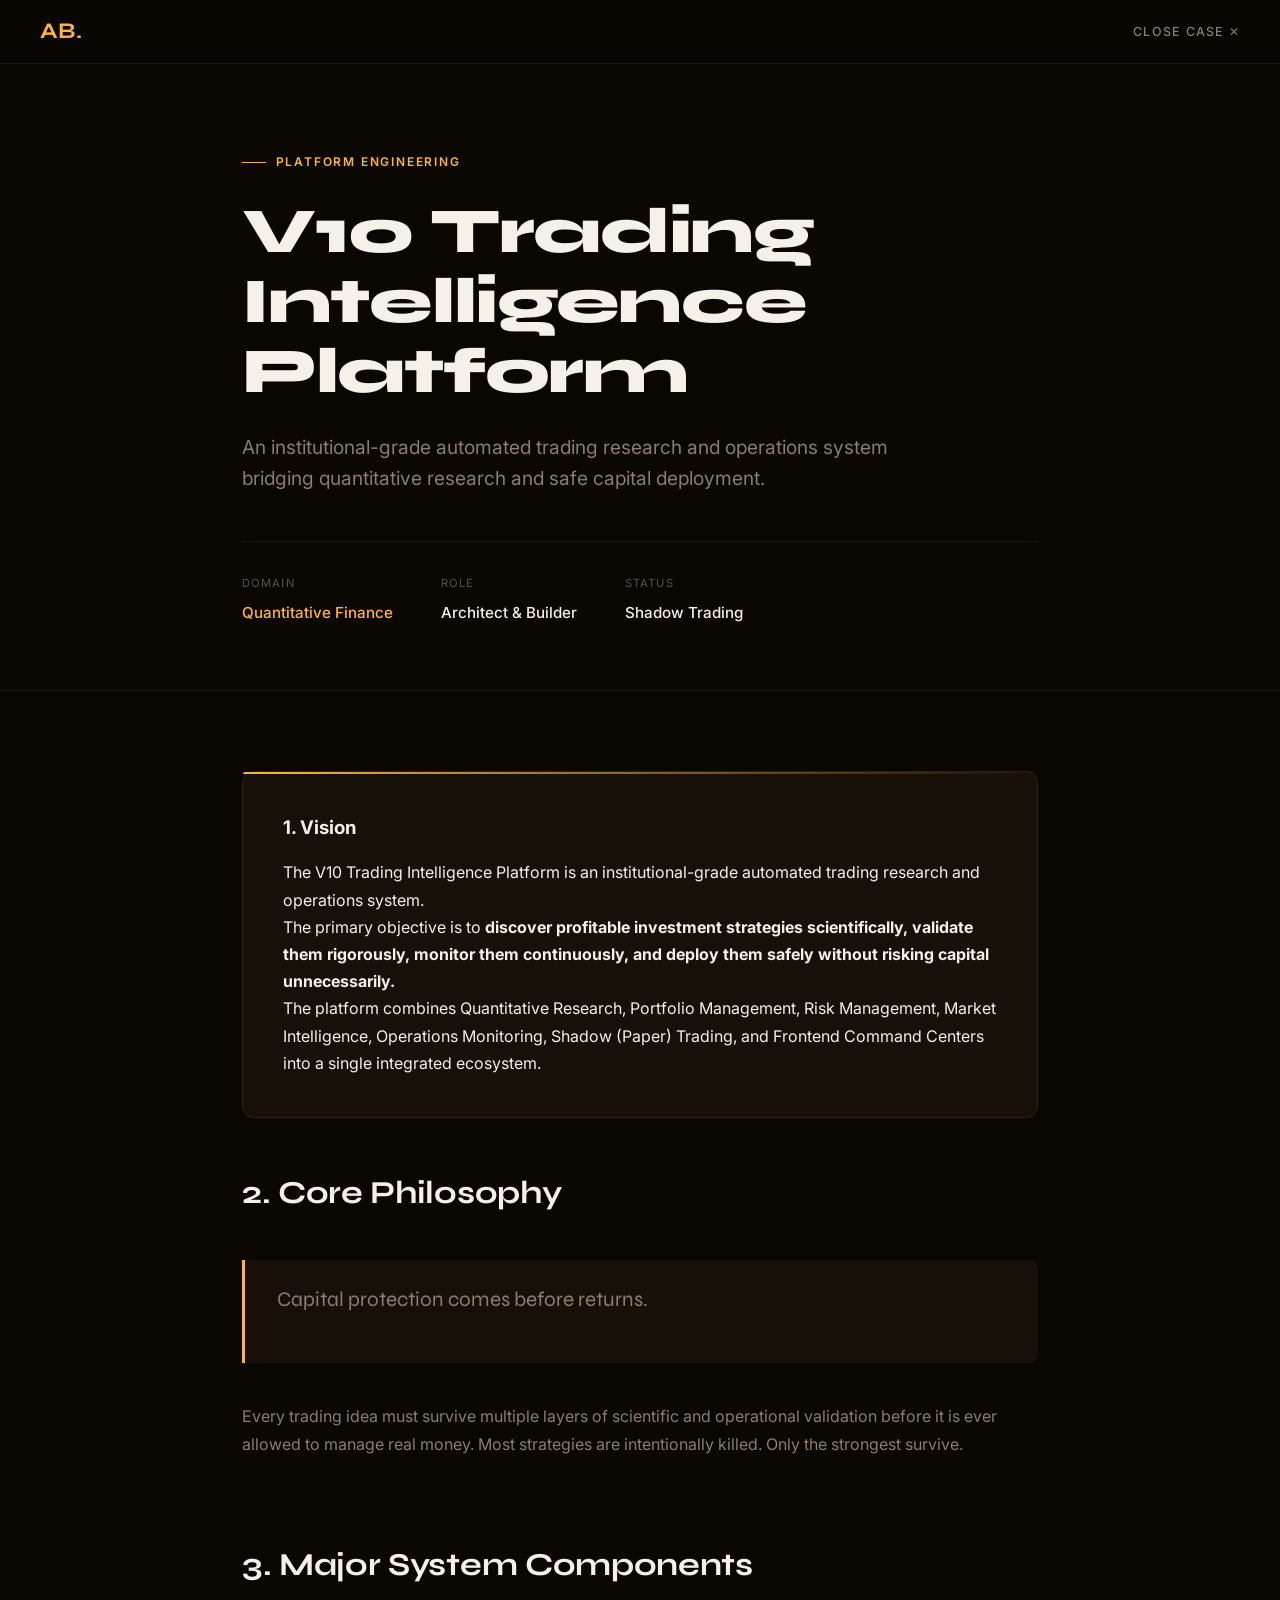
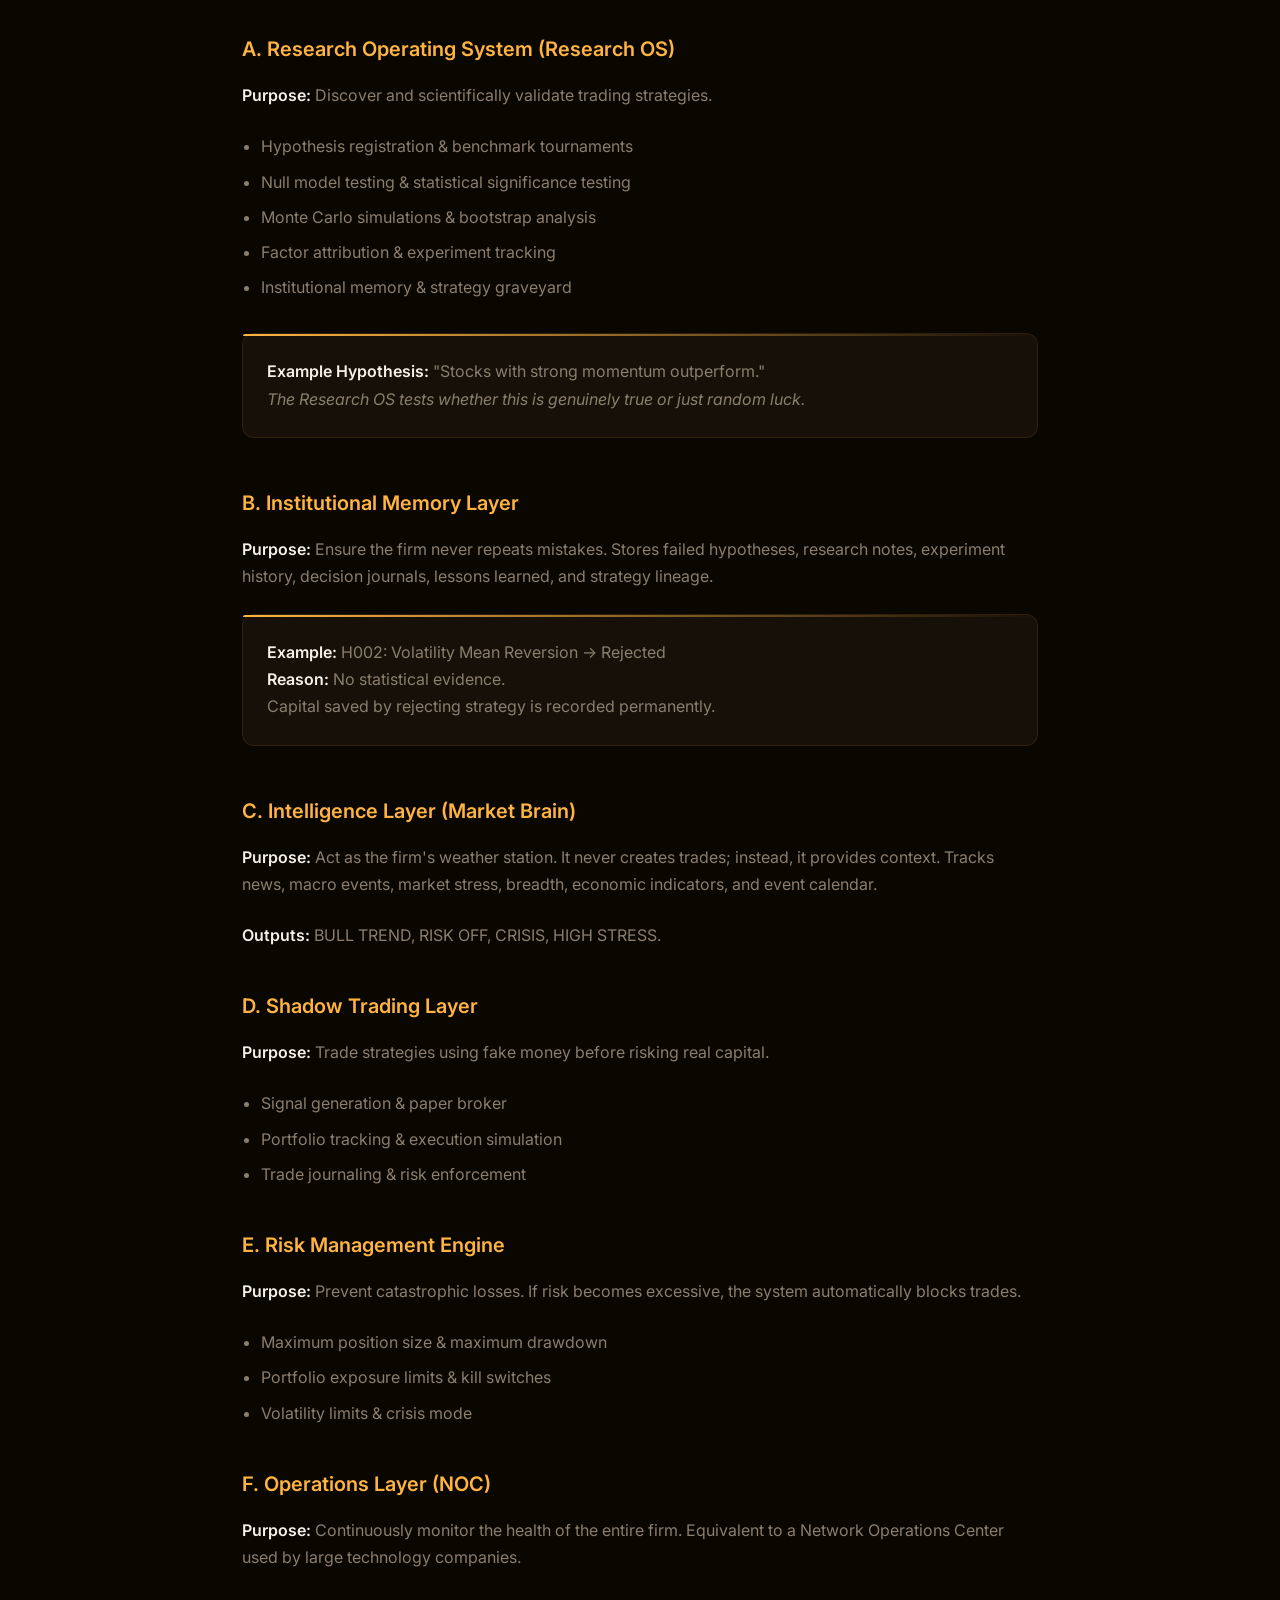
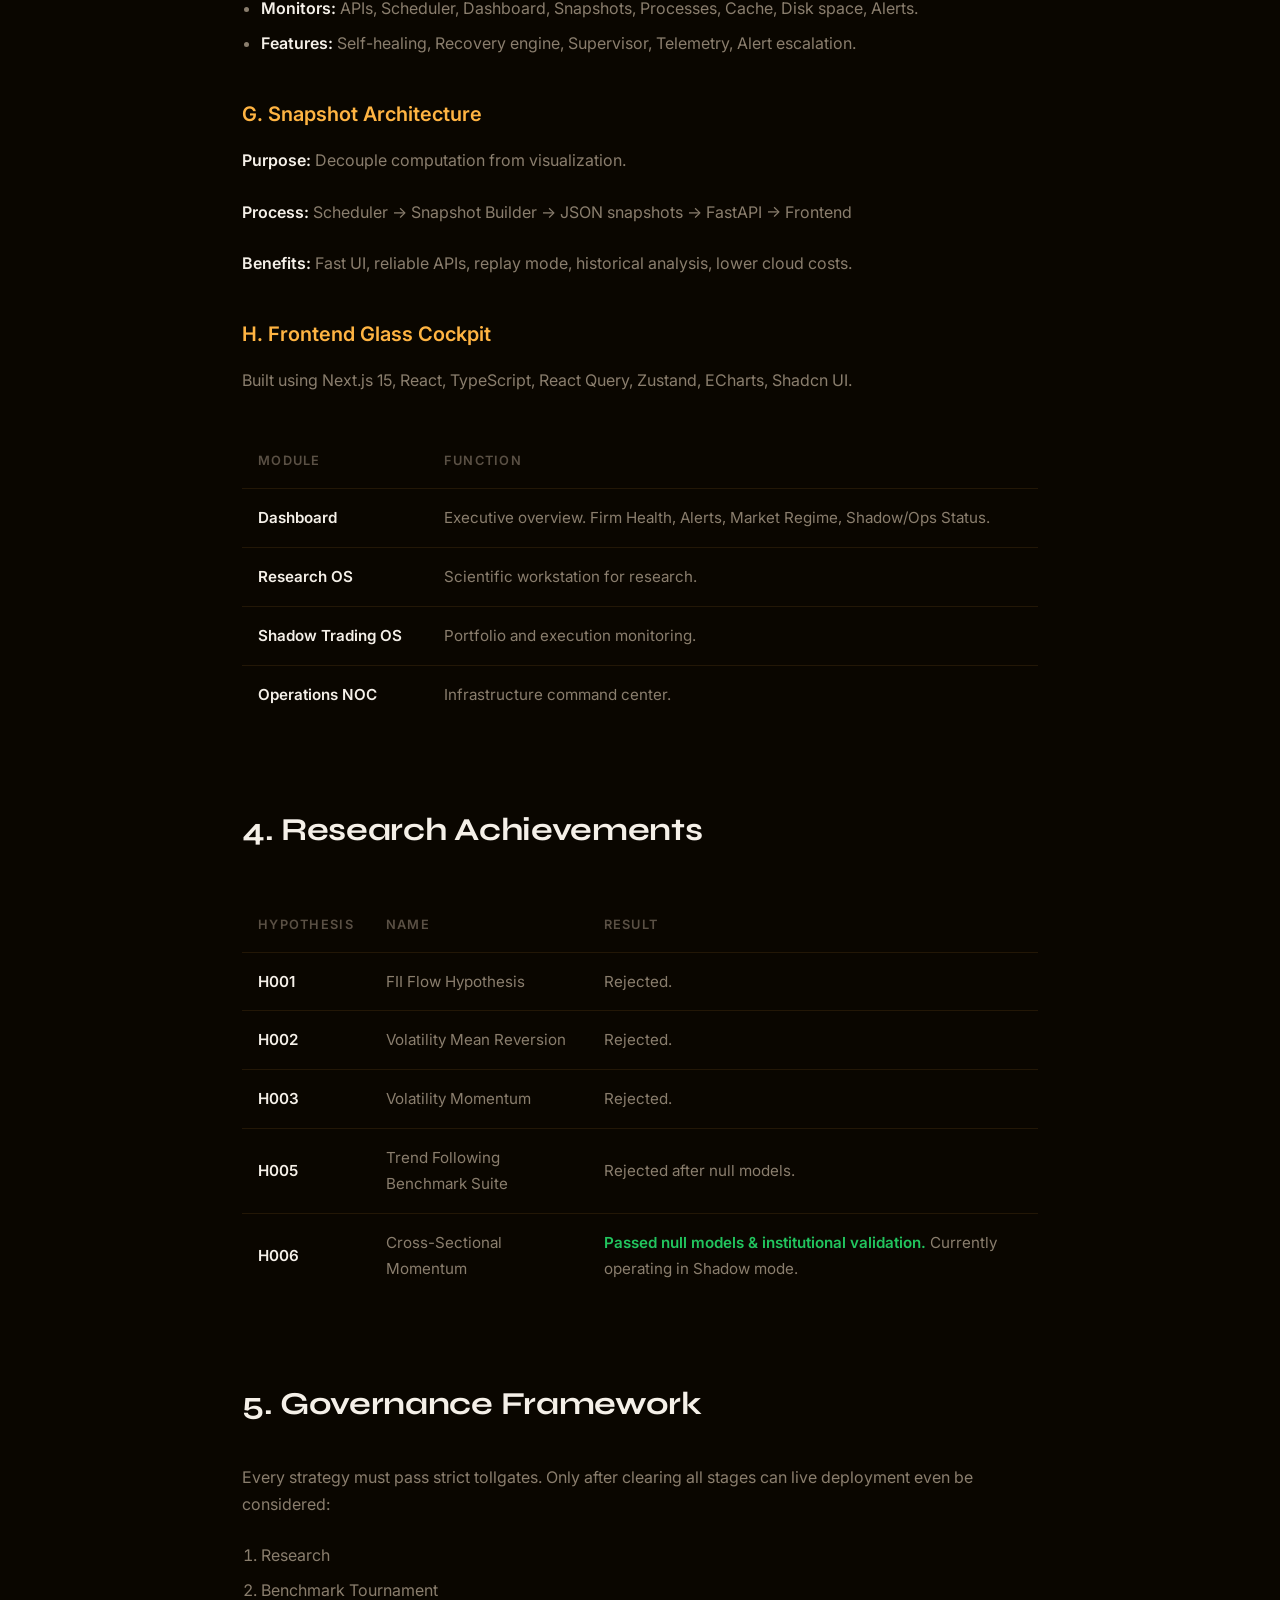
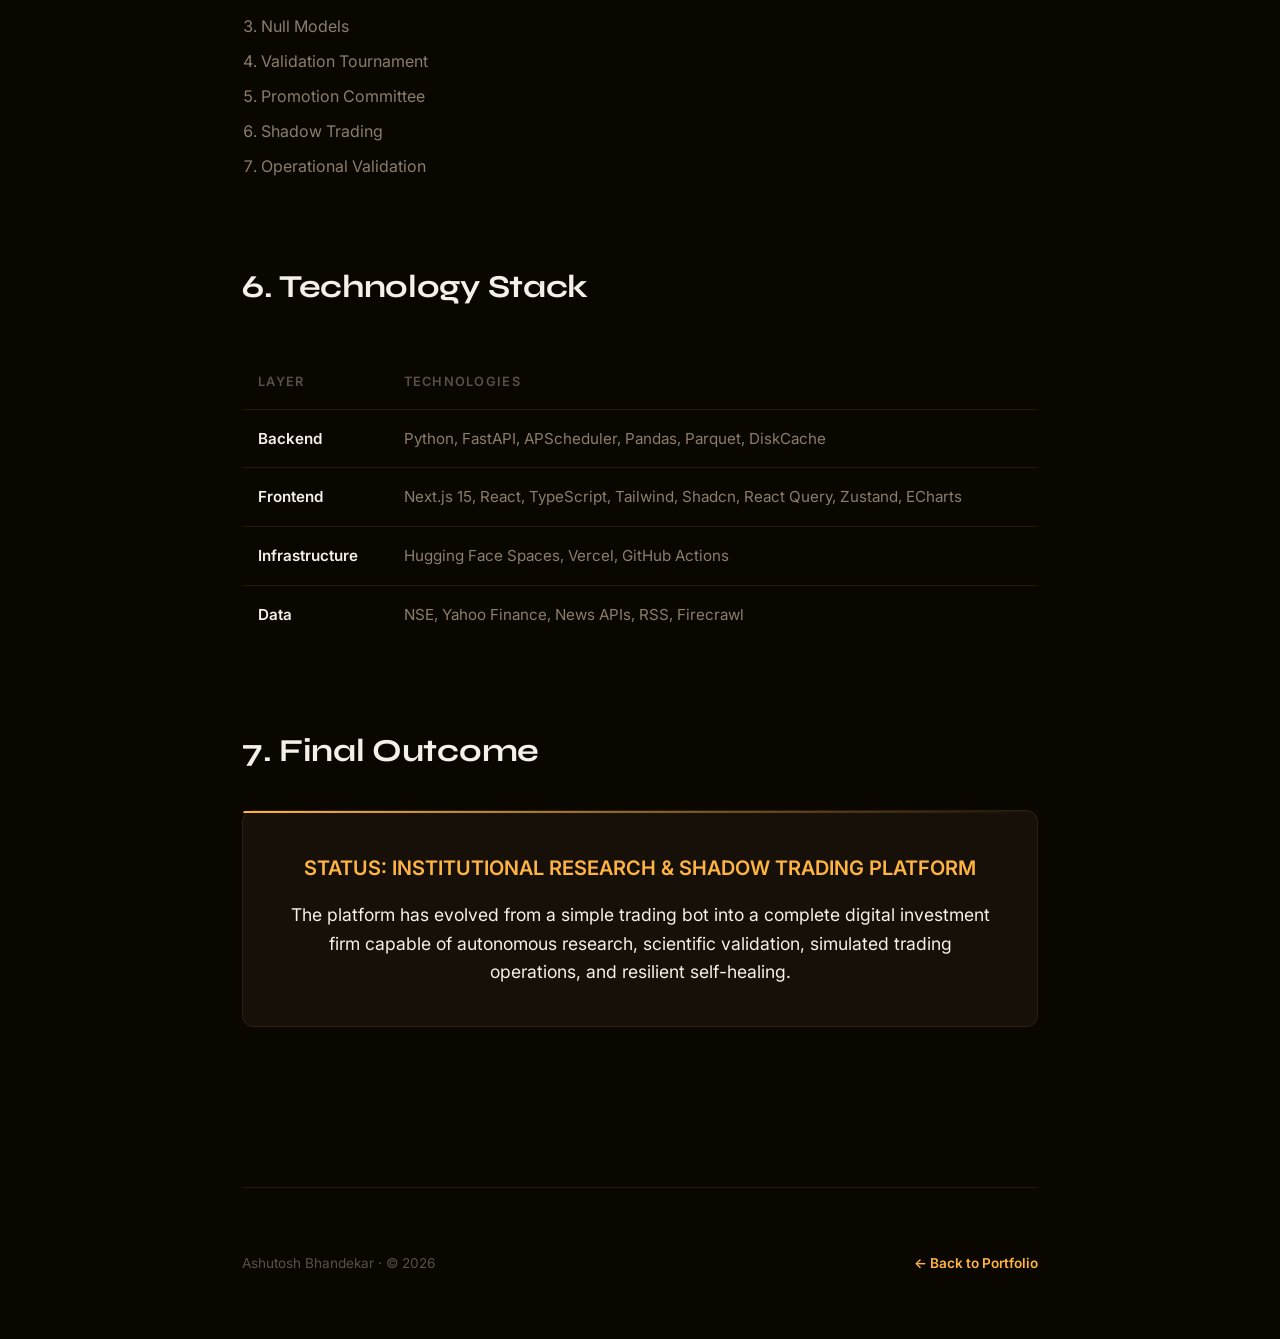
<file: v10.html>
<!DOCTYPE html>
<html lang="en">
<head>
  <meta charset="UTF-8">
  <meta name="viewport" content="width=device-width, initial-scale=1.0">
  <title>V10 Trading Intelligence Platform | Ashutosh Bhandekar</title>
  <meta name="description" content="An institutional-grade automated trading research and operations system combining quantitative research, portfolio management, and risk management.">
  <meta name="author" content="Ashutosh Bhandekar">
  <meta property="og:title" content="V10 Trading Intelligence Platform | Ashutosh Bhandekar">
  <meta property="og:description" content="Discover profitable investment strategies scientifically, validate them rigorously, monitor them continuously, and deploy them safely.">
  <meta property="og:type" content="article">
  <link rel="canonical" href="https://abluvsu.github.io/v10.html">

  <link rel="preconnect" href="https://fonts.googleapis.com">
  <link rel="preconnect" href="https://fonts.gstatic.com" crossorigin>
  <link href="https://fonts.googleapis.com/css2?family=Inter:wght@300;400;500;600;700&family=Syne:wght@400;600;700;800&display=swap" rel="stylesheet">

  <style>
    /* ── TOKENS ── */
    :root {
      --bg: #0a0600;
      --bg-2: #110d04;
      --bg-card: #161008;
      --text: #f5f0e8;
      --text-2: #8a7e6d;
      --text-3: #5a5044;
      --accent: #ffb442;
      --accent-dim: rgba(255,180,66,0.12);
      --border: rgba(255,180,66,0.10);
      --border-2: rgba(255,180,66,0.22);
      --font-d: 'Syne', sans-serif;
      --font-b: 'Inter', sans-serif;
    }

    *, *::before, *::after { box-sizing: border-box; margin: 0; padding: 0; }
    html { scroll-behavior: smooth; }
    body {
      background: var(--bg);
      color: var(--text);
      font-family: var(--font-b);
      font-size: 1rem;
      line-height: 1.7;
      -webkit-font-smoothing: antialiased;
      overflow-x: hidden;
    }

    ::selection { background: var(--accent); color: var(--bg); }
    ::-webkit-scrollbar { width: 0; }

    /* ── NAV ── */
    nav {
      position: fixed; top: 0; left: 0; right: 0; z-index: 100;
      height: 64px;
      display: flex; align-items: center; justify-content: space-between;
      padding: 0 2.5rem;
      background: rgba(10,6,0,0.85);
      backdrop-filter: saturate(180%) blur(20px);
      -webkit-backdrop-filter: saturate(180%) blur(20px);
      border-bottom: 1px solid var(--border);
    }
    .nav-brand {
      font-family: var(--font-d);
      font-size: 1.4rem;
      font-weight: 700;
      color: var(--accent);
      text-decoration: none;
      letter-spacing: 0.02em;
    }
    .nav-back {
      font-size: 0.78rem;
      font-weight: 500;
      color: var(--text-2);
      text-decoration: none;
      text-transform: uppercase;
      letter-spacing: 0.1em;
      transition: color 0.3s;
    }
    .nav-back:hover { color: var(--accent); }

    /* ── CONTAINER ── */
    .container {
      max-width: 860px;
      margin: 0 auto;
      padding: 0 2rem;
    }

    /* ── HERO ── */
    .case-hero {
      padding: 9rem 0 4rem;
      border-bottom: 1px solid var(--border);
    }
    .case-label {
      display: inline-flex;
      align-items: center;
      gap: 0.6rem;
      font-family: var(--font-b);
      font-size: 0.75rem;
      font-weight: 600;
      color: var(--accent);
      text-transform: uppercase;
      letter-spacing: 0.15em;
      margin-bottom: 1.5rem;
    }
    .case-label-line {
      width: 24px; height: 1px; background: var(--accent);
    }
    .case-title {
      font-family: var(--font-d);
      font-size: clamp(2.5rem, 6vw, 4rem);
      font-weight: 800;
      line-height: 1.1;
      letter-spacing: -0.02em;
      margin-bottom: 1.5rem;
    }
    .case-subtitle {
      font-size: 1.2rem;
      color: var(--text-2);
      max-width: 680px;
      line-height: 1.6;
    }
    .case-meta {
      display: flex;
      flex-wrap: wrap;
      gap: 3rem;
      margin-top: 3rem;
      padding-top: 2rem;
      border-top: 1px solid var(--border);
    }
    .meta-group {
      display: flex;
      flex-direction: column;
      gap: 0.4rem;
    }
    .meta-label {
      font-size: 0.7rem;
      color: var(--text-3);
      text-transform: uppercase;
      letter-spacing: 0.1em;
    }
    .meta-value {
      font-size: 0.95rem;
      font-weight: 500;
      color: var(--text);
    }

    /* ── CONTENT ── */
    .case-body {
      padding: 5rem 0;
    }
    .case-section {
      margin-bottom: 5rem;
    }
    .case-section h2 {
      font-family: var(--font-d);
      font-size: 2rem;
      font-weight: 700;
      color: var(--text);
      margin-bottom: 2rem;
      letter-spacing: -0.01em;
    }
    .case-section h3 {
      font-family: var(--font-b);
      font-size: 1.25rem;
      font-weight: 600;
      color: var(--accent);
      margin-top: 2.5rem;
      margin-bottom: 1rem;
    }
    .case-section h4 {
      font-family: var(--font-b);
      font-size: 1.05rem;
      font-weight: 600;
      color: var(--text);
      margin-top: 2rem;
      margin-bottom: 0.5rem;
    }
    .case-section p {
      margin-bottom: 1.5rem;
      color: var(--text-2);
    }
    .case-section ul, .case-section ol {
      margin-bottom: 2rem;
      padding-left: 1.2rem;
      color: var(--text-2);
    }
    .case-section li {
      margin-bottom: 0.5rem;
    }
    .case-section strong {
      color: var(--text);
      font-weight: 600;
    }

    /* ── BLOCKQUOTE ── */
    blockquote {
      border-left: 3px solid var(--accent);
      padding: 1.5rem 2rem;
      margin: 2.5rem 0;
      background: var(--bg-card);
      border-radius: 0 8px 8px 0;
    }
    blockquote p {
      margin: 0;
      font-family: var(--font-d);
      font-size: 1.3rem;
      color: var(--text);
      line-height: 1.5;
    }

    /* ── CALLOUT BOX ── */
    .callout {
      background: var(--bg-card);
      border: 1px solid var(--border);
      padding: 2.5rem;
      border-radius: 12px;
      margin-bottom: 3rem;
      position: relative;
    }
    .callout::before {
      content: '';
      position: absolute; top: 0; left: 0; right: 0; height: 2px;
      background: linear-gradient(90deg, var(--accent), transparent);
      border-radius: 12px 12px 0 0;
    }
    .callout h3 { margin-top: 0; margin-bottom: 1rem; }
    .callout p:last-child { margin-bottom: 0; }

    /* ── TABLES ── */
    .table-container {
      width: 100%;
      overflow-x: auto;
      margin: 2.5rem 0;
    }
    table {
      width: 100%;
      border-collapse: collapse;
      text-align: left;
    }
    th, td {
      padding: 1rem;
      border-bottom: 1px solid var(--border);
    }
    th {
      font-size: 0.8rem;
      text-transform: uppercase;
      letter-spacing: 0.1em;
      color: var(--text-3);
      font-weight: 600;
    }
    td {
      font-size: 0.95rem;
      color: var(--text-2);
    }
    tr:last-child td {
      border-bottom: none;
    }

    /* ── FOOTER ── */
    .case-footer {
      padding: 4rem 0;
      border-top: 1px solid var(--border);
      display: flex;
      justify-content: space-between;
      align-items: center;
    }
    .case-footer-author {
      font-size: 0.85rem;
      color: var(--text-3);
    }
    .case-footer-back {
      font-size: 0.85rem;
      font-weight: 600;
      color: var(--accent);
      text-decoration: none;
      transition: color 0.3s;
    }
    .case-footer-back:hover {
      color: var(--text);
    }

    /* ── RESPONSIVE ── */
    @media (max-width: 768px) {
      .case-title { font-size: 2.2rem; }
      .case-hero { padding: 7rem 0 3rem; }
      .case-meta { gap: 1.5rem; flex-direction: column; }
      .callout { padding: 1.5rem; }
    }
  </style>
</head>
<body>

  <!-- Nav -->
  <nav>
    <a href="index.html" class="nav-brand">AB.</a>
    <a href="index.html" class="nav-back">Close Case ✕</a>
  </nav>

  <!-- Hero -->
  <header class="case-hero">
    <div class="container">
      <div class="case-label">
        <span class="case-label-line"></span> Platform Engineering
      </div>
      <h1 class="case-title">V10 Trading Intelligence Platform</h1>
      <p class="case-subtitle">An institutional-grade automated trading research and operations system bridging quantitative research and safe capital deployment.</p>
      
      <div class="case-meta">
        <div class="meta-group">
          <span class="meta-label">Domain</span>
          <span class="meta-value" style="color: var(--accent);">Quantitative Finance</span>
        </div>
        <div class="meta-group">
          <span class="meta-label">Role</span>
          <span class="meta-value">Architect & Builder</span>
        </div>
        <div class="meta-group">
          <span class="meta-label">Status</span>
          <span class="meta-value">Shadow Trading</span>
        </div>
      </div>
    </div>
  </header>

  <!-- Body -->
  <main class="case-body">
    <div class="container">

      <!-- Exec Summary -->
      <div class="callout">
        <h3>1. Vision</h3>
        <p>The V10 Trading Intelligence Platform is an institutional-grade automated trading research and operations system.</p>
        <p>The primary objective is to <strong>discover profitable investment strategies scientifically, validate them rigorously, monitor them continuously, and deploy them safely without risking capital unnecessarily.</strong></p>
        <p>The platform combines Quantitative Research, Portfolio Management, Risk Management, Market Intelligence, Operations Monitoring, Shadow (Paper) Trading, and Frontend Command Centers into a single integrated ecosystem.</p>
      </div>

      <section class="case-section">
        <h2>2. Core Philosophy</h2>
        <blockquote>
          <p>Capital protection comes before returns.</p>
        </blockquote>
        <p>Every trading idea must survive multiple layers of scientific and operational validation before it is ever allowed to manage real money. Most strategies are intentionally killed. Only the strongest survive.</p>
      </section>

      <section class="case-section">
        <h2>3. Major System Components</h2>

        <h3>A. Research Operating System (Research OS)</h3>
        <p><strong>Purpose:</strong> Discover and scientifically validate trading strategies.</p>
        <ul>
          <li>Hypothesis registration & benchmark tournaments</li>
          <li>Null model testing & statistical significance testing</li>
          <li>Monte Carlo simulations & bootstrap analysis</li>
          <li>Factor attribution & experiment tracking</li>
          <li>Institutional memory & strategy graveyard</li>
        </ul>
        <div class="callout" style="padding: 1.5rem; margin-top: 1.5rem;">
          <p><strong>Example Hypothesis:</strong> "Stocks with strong momentum outperform."<br>
          <em>The Research OS tests whether this is genuinely true or just random luck.</em></p>
        </div>

        <h3>B. Institutional Memory Layer</h3>
        <p><strong>Purpose:</strong> Ensure the firm never repeats mistakes. Stores failed hypotheses, research notes, experiment history, decision journals, lessons learned, and strategy lineage.</p>
        <div class="callout" style="padding: 1.5rem; margin-top: 1.5rem;">
          <p><strong>Example:</strong> H002: Volatility Mean Reversion -> Rejected<br>
          <strong>Reason:</strong> No statistical evidence.<br>
          Capital saved by rejecting strategy is recorded permanently.</p>
        </div>

        <h3>C. Intelligence Layer (Market Brain)</h3>
        <p><strong>Purpose:</strong> Act as the firm's weather station. It never creates trades; instead, it provides context. Tracks news, macro events, market stress, breadth, economic indicators, and event calendar.</p>
        <p><strong>Outputs:</strong> BULL TREND, RISK OFF, CRISIS, HIGH STRESS.</p>

        <h3>D. Shadow Trading Layer</h3>
        <p><strong>Purpose:</strong> Trade strategies using fake money before risking real capital.</p>
        <ul>
          <li>Signal generation & paper broker</li>
          <li>Portfolio tracking & execution simulation</li>
          <li>Trade journaling & risk enforcement</li>
        </ul>

        <h3>E. Risk Management Engine</h3>
        <p><strong>Purpose:</strong> Prevent catastrophic losses. If risk becomes excessive, the system automatically blocks trades.</p>
        <ul>
          <li>Maximum position size & maximum drawdown</li>
          <li>Portfolio exposure limits & kill switches</li>
          <li>Volatility limits & crisis mode</li>
        </ul>

        <h3>F. Operations Layer (NOC)</h3>
        <p><strong>Purpose:</strong> Continuously monitor the health of the entire firm. Equivalent to a Network Operations Center used by large technology companies.</p>
        <ul>
          <li><strong>Monitors:</strong> APIs, Scheduler, Dashboard, Snapshots, Processes, Cache, Disk space, Alerts.</li>
          <li><strong>Features:</strong> Self-healing, Recovery engine, Supervisor, Telemetry, Alert escalation.</li>
        </ul>

        <h3>G. Snapshot Architecture</h3>
        <p><strong>Purpose:</strong> Decouple computation from visualization.</p>
        <p><strong>Process:</strong> Scheduler → Snapshot Builder → JSON snapshots → FastAPI → Frontend</p>
        <p><strong>Benefits:</strong> Fast UI, reliable APIs, replay mode, historical analysis, lower cloud costs.</p>

        <h3>H. Frontend Glass Cockpit</h3>
        <p>Built using Next.js 15, React, TypeScript, React Query, Zustand, ECharts, Shadcn UI.</p>
        <div class="table-container">
          <table>
            <thead>
              <tr>
                <th>Module</th>
                <th>Function</th>
              </tr>
            </thead>
            <tbody>
              <tr>
                <td><strong>Dashboard</strong></td>
                <td>Executive overview. Firm Health, Alerts, Market Regime, Shadow/Ops Status.</td>
              </tr>
              <tr>
                <td><strong>Research OS</strong></td>
                <td>Scientific workstation for research.</td>
              </tr>
              <tr>
                <td><strong>Shadow Trading OS</strong></td>
                <td>Portfolio and execution monitoring.</td>
              </tr>
              <tr>
                <td><strong>Operations NOC</strong></td>
                <td>Infrastructure command center.</td>
              </tr>
            </tbody>
          </table>
        </div>
      </section>

      <section class="case-section">
        <h2>4. Research Achievements</h2>
        <div class="table-container">
          <table>
            <thead>
              <tr>
                <th>Hypothesis</th>
                <th>Name</th>
                <th>Result</th>
              </tr>
            </thead>
            <tbody>
              <tr>
                <td><strong>H001</strong></td>
                <td>FII Flow Hypothesis</td>
                <td>Rejected.</td>
              </tr>
              <tr>
                <td><strong>H002</strong></td>
                <td>Volatility Mean Reversion</td>
                <td>Rejected.</td>
              </tr>
              <tr>
                <td><strong>H003</strong></td>
                <td>Volatility Momentum</td>
                <td>Rejected.</td>
              </tr>
              <tr>
                <td><strong>H005</strong></td>
                <td>Trend Following Benchmark Suite</td>
                <td>Rejected after null models.</td>
              </tr>
              <tr>
                <td><strong>H006</strong></td>
                <td>Cross-Sectional Momentum</td>
                <td><span style="color: #22c55e; font-weight: 600;">Passed null models & institutional validation.</span> Currently operating in Shadow mode.</td>
              </tr>
            </tbody>
          </table>
        </div>
      </section>

      <section class="case-section">
        <h2>5. Governance Framework</h2>
        <p>Every strategy must pass strict tollgates. Only after clearing all stages can live deployment even be considered:</p>
        <ol>
          <li>Research</li>
          <li>Benchmark Tournament</li>
          <li>Null Models</li>
          <li>Validation Tournament</li>
          <li>Promotion Committee</li>
          <li>Shadow Trading</li>
          <li>Operational Validation</li>
        </ol>
      </section>

      <section class="case-section">
        <h2>6. Technology Stack</h2>
        <div class="table-container">
          <table>
            <thead>
              <tr>
                <th>Layer</th>
                <th>Technologies</th>
              </tr>
            </thead>
            <tbody>
              <tr>
                <td><strong>Backend</strong></td>
                <td>Python, FastAPI, APScheduler, Pandas, Parquet, DiskCache</td>
              </tr>
              <tr>
                <td><strong>Frontend</strong></td>
                <td>Next.js 15, React, TypeScript, Tailwind, Shadcn, React Query, Zustand, ECharts</td>
              </tr>
              <tr>
                <td><strong>Infrastructure</strong></td>
                <td>Hugging Face Spaces, Vercel, GitHub Actions</td>
              </tr>
              <tr>
                <td><strong>Data</strong></td>
                <td>NSE, Yahoo Finance, News APIs, RSS, Firecrawl</td>
              </tr>
            </tbody>
          </table>
        </div>
      </section>

      <section class="case-section">
        <h2>7. Final Outcome</h2>
        <div class="callout" style="text-align: center;">
          <h3 style="color: var(--accent);">STATUS: INSTITUTIONAL RESEARCH & SHADOW TRADING PLATFORM</h3>
          <p style="font-size: 1.1rem; line-height: 1.6; color: var(--text);">The platform has evolved from a simple trading bot into a complete digital investment firm capable of autonomous research, scientific validation, simulated trading operations, and resilient self-healing.</p>
        </div>
      </section>

    </div>
  </main>

  <!-- Footer -->
  <div class="container">
    <div class="case-footer">
      <span class="case-footer-author">Ashutosh Bhandekar · © 2026</span>
      <a href="index.html" class="case-footer-back">← Back to Portfolio</a>
    </div>
  </div>

</body>
</html>
</file>
<file: style.css>
@import url('https://fonts.googleapis.com/css2?family=Bebas+Neue&family=Inter:wght@400;500;600&family=Space+Mono:ital,wght@0,400;0,700;1,400&display=swap');

:root {
  /* Colors */
  --bg-color: #0c0c0c;
  --text-primary: #f5f5f0;
  --text-secondary: #888888;
  --accent: #f59e0b; /* Amber gold */
  --border-color: rgba(245, 245, 240, 0.15);
  
  /* Typography */
  --font-display: 'Bebas Neue', sans-serif;
  --font-body: 'Inter', -apple-system, sans-serif;
  --font-mono: 'Space Mono', monospace;
  
  /* Spacing */
  --space-sm: 1rem;
  --space-md: 2rem;
  --space-lg: 4rem;
  --space-xl: 8rem;
  --space-xxl: 12rem;
  
  /* Transitions */
  --ease-out: cubic-bezier(0.16, 1, 0.3, 1);
  --duration-normal: 0.6s;
  --duration-slow: 1.2s;
}

/* Light mode overrides - toggled via JS */
[data-theme="light"] {
  --bg-color: #f5f5f0;
  --text-primary: #0c0c0c;
  --text-secondary: #666666;
  --border-color: rgba(12, 12, 12, 0.15);
  --accent: #d97706;
}

* {
  margin: 0;
  padding: 0;
  box-sizing: border-box;
}

html {
  font-size: 16px;
  scroll-behavior: smooth;
}

body {
  background-color: var(--bg-color);
  color: var(--text-primary);
  font-family: var(--font-body);
  line-height: 1.5;
  -webkit-font-smoothing: antialiased;
  transition: background-color 0.4s ease, color 0.4s ease;
  overflow-x: hidden;
}

a {
  color: inherit;
  text-decoration: none;
}

/* --- Typography --- */
h1, h2, h3, h4 {
  font-family: var(--font-display);
  font-weight: 400;
  line-height: 0.9;
  text-transform: uppercase;
}

.mono {
  font-family: var(--font-mono);
  font-size: 0.85rem;
  letter-spacing: -0.02em;
}

/* --- Layout --- */
.container {
  max-width: 1400px;
  margin: 0 auto;
  padding: 0 var(--space-md);
}

.section {
  padding: var(--space-xxl) 0;
  border-bottom: 1px solid var(--border-color);
}

/* --- Navigation --- */
.nav {
  position: fixed;
  top: 0;
  left: 0;
  width: 100%;
  padding: var(--space-md) 0;
  z-index: 100;
  mix-blend-mode: difference;
  color: #fff; /* Always white for difference mode */
}

.nav__inner {
  display: flex;
  justify-content: space-between;
  align-items: center;
}

.nav__brand {
  font-family: var(--font-display);
  font-size: 2rem;
  letter-spacing: 1px;
}

.nav__links {
  display: flex;
  gap: var(--space-lg);
}

.nav__link {
  font-family: var(--font-mono);
  font-size: 0.85rem;
  text-transform: uppercase;
  transition: opacity 0.3s ease;
}

.nav__link:hover {
  opacity: 0.5;
}

.theme-toggle {
  background: none;
  border: none;
  color: inherit;
  cursor: pointer;
  font-family: var(--font-mono);
  font-size: 0.85rem;
  text-transform: uppercase;
}

/* --- Hero --- */
.hero {
  min-height: 100vh;
  display: flex;
  flex-direction: column;
  justify-content: center;
  padding-top: var(--space-xl);
  border-bottom: 1px solid var(--border-color);
}

.hero__title {
  font-size: clamp(4rem, 15vw, 16rem);
  letter-spacing: -0.02em;
  margin-bottom: var(--space-md);
  white-space: nowrap;
}

.hero__subtitle {
  font-family: var(--font-mono);
  font-size: clamp(1rem, 2vw, 1.5rem);
  text-transform: uppercase;
  color: var(--accent);
  max-width: 600px;
  margin-bottom: var(--space-lg);
  line-height: 1.4;
}

.hero__meta {
  display: flex;
  justify-content: space-between;
  margin-top: auto;
  padding-bottom: var(--space-md);
  color: var(--text-secondary);
}

/* --- Section Headers --- */
.section-header {
  display: flex;
  justify-content: space-between;
  align-items: baseline;
  margin-bottom: var(--space-xl);
}

.section-title {
  font-size: clamp(3rem, 8vw, 8rem);
}

.section-number {
  color: var(--accent);
}

/* --- Grid Layouts --- */
.grid-2 {
  display: grid;
  grid-template-columns: 1fr 1fr;
  gap: var(--space-lg);
}

@media (max-width: 900px) {
  .grid-2 {
    grid-template-columns: 1fr;
  }
}

/* --- Typography for Body --- */
.body-large {
  font-size: clamp(1.5rem, 3vw, 2.5rem);
  line-height: 1.3;
  letter-spacing: -0.02em;
}

.body-normal {
  font-size: 1.125rem;
  line-height: 1.6;
  color: var(--text-secondary);
}

/* --- Stats --- */
.stats-grid {
  display: grid;
  grid-template-columns: repeat(auto-fit, minmax(250px, 1fr));
  gap: var(--space-lg);
  border-top: 1px solid var(--border-color);
  padding-top: var(--space-lg);
}

.stat-item {
  display: flex;
  flex-direction: column;
}

.stat-number {
  font-family: var(--font-display);
  font-size: 5rem;
  color: var(--text-primary);
  line-height: 1;
  margin-bottom: 0.5rem;
}

.stat-label {
  font-family: var(--font-mono);
  font-size: 0.85rem;
  color: var(--text-secondary);
  text-transform: uppercase;
}

/* --- Proof of Work Cards (New) --- */
.work-grid {
  display: grid;
  grid-template-columns: repeat(auto-fill, minmax(400px, 1fr));
  gap: var(--space-md);
}

.work-card {
  display: flex;
  flex-direction: column;
  border: 1px solid var(--border-color);
  padding: var(--space-lg);
  transition: all 0.4s ease;
  cursor: pointer;
  position: relative;
  overflow: hidden;
}

.work-card::after {
  content: '↗';
  position: absolute;
  top: var(--space-md);
  right: var(--space-md);
  font-family: var(--font-mono);
  font-size: 1.5rem;
  color: var(--accent);
  opacity: 0;
  transform: translate(-10px, 10px);
  transition: all 0.4s ease;
}

.work-card:hover {
  border-color: var(--accent);
  background-color: rgba(245, 158, 11, 0.03);
  transform: translateY(-5px);
}

.work-card:hover::after {
  opacity: 1;
  transform: translate(0, 0);
}

.work-company {
  font-family: var(--font-mono);
  font-size: 0.85rem;
  color: var(--accent);
  text-transform: uppercase;
  margin-bottom: var(--space-sm);
}

.work-title {
  font-family: var(--font-display);
  font-size: 3rem;
  margin-bottom: var(--space-sm);
  line-height: 1;
}

.work-desc {
  font-size: 1.125rem;
  color: var(--text-secondary);
  margin-bottom: var(--space-lg);
  flex-grow: 1;
}

.work-meta {
  display: flex;
  gap: var(--space-sm);
  flex-wrap: wrap;
}

.work-tag {
  font-family: var(--font-mono);
  font-size: 0.75rem;
  padding: 0.25rem 0.75rem;
  border: 1px solid var(--border-color);
  border-radius: 100px;
  text-transform: uppercase;
}

@media (max-width: 600px) {
  .work-grid {
    grid-template-columns: 1fr;
  }
}

/* --- Memo --- */
.memo-box {
  border: 1px solid var(--border-color);
  padding: var(--space-lg);
  position: relative;
}

.memo-box::before {
  content: '';
  position: absolute;
  top: 0;
  left: 0;
  width: 4px;
  height: 100%;
  background-color: var(--accent);
}

.memo-header {
  border-bottom: 1px solid var(--border-color);
  padding-bottom: var(--space-md);
  margin-bottom: var(--space-md);
}

.memo-move {
  margin-bottom: var(--space-md);
}

.memo-title {
  font-family: var(--font-display);
  font-size: 2rem;
  margin-bottom: 0.5rem;
}

/* --- Footer --- */
.footer {
  padding: var(--space-xl) 0;
}

.footer-huge {
  font-family: var(--font-display);
  font-size: clamp(4rem, 12vw, 14rem);
  text-align: center;
  margin-bottom: var(--space-xl);
  line-height: 0.85;
}

.footer-links {
  display: flex;
  justify-content: space-between;
  border-top: 1px solid var(--border-color);
  padding-top: var(--space-md);
}

.footer-link {
  font-family: var(--font-mono);
  font-size: 1rem;
  text-transform: uppercase;
}

.footer-link:hover {
  color: var(--accent);
}

/* --- Reveal Animations --- */
.reveal {
  opacity: 0;
  transform: translateY(40px);
  transition: opacity var(--duration-normal) var(--ease-out), transform var(--duration-normal) var(--ease-out);
}

.reveal.is-visible {
  opacity: 1;
  transform: translateY(0);
}

.delay-1 { transition-delay: 0.1s; }
.delay-2 { transition-delay: 0.2s; }
.delay-3 { transition-delay: 0.3s; }

/* --- Awwwards Polish: Custom Cursor --- */
.cursor {
  position: fixed;
  top: 0;
  left: 0;
  width: 12px;
  height: 12px;
  background-color: var(--accent);
  border-radius: 50%;
  pointer-events: none;
  z-index: 9999;
  transform: translate3d(-50%, -50%, 0);
  transition: width 0.3s ease, height 0.3s ease, background-color 0.3s ease, mix-blend-mode 0.3s ease;
  will-change: transform;
}

.cursor-hover {
  width: 60px;
  height: 60px;
  background-color: var(--text-primary);
  mix-blend-mode: difference;
}

/* Hide cursor on touch devices */
@media (pointer: coarse) {
  .cursor {
    display: none;
  }
  body, a, button, .work-card, .magnetic {
    cursor: auto !important;
  }
}

/* --- Awwwards Polish: Magnetic Elements --- */
.magnetic {
  display: inline-block;
  transition: transform 0.3s cubic-bezier(0.175, 0.885, 0.32, 1.275);
}

.magnetic:hover {
  /* Let JS handle the exact translate, just kill the transition so it tracks instantly */
  transition: transform 0.1s linear;
}

/* --- Awwwards Polish: Parallax Elements --- */
.parallax {
  will-change: transform;
}

/* --- Awwwards Polish: Infinite Marquee --- */
.marquee-wrapper {
  overflow: hidden;
  padding: var(--space-md) 0;
  border-top: 1px solid var(--border-color);
  border-bottom: 1px solid var(--border-color);
  white-space: nowrap;
  display: flex;
  background-color: var(--accent);
  color: var(--bg-color);
}

.marquee {
  display: flex;
  animation: marquee 30s linear infinite;
}

.marquee span {
  font-family: var(--font-display);
  font-size: clamp(3rem, 6vw, 6rem);
  padding: 0 var(--space-md);
  text-transform: uppercase;
}

@keyframes marquee {
  0% {
    transform: translateX(0);
  }
  100% {
    transform: translateX(-50%);
  }
}
</file>
